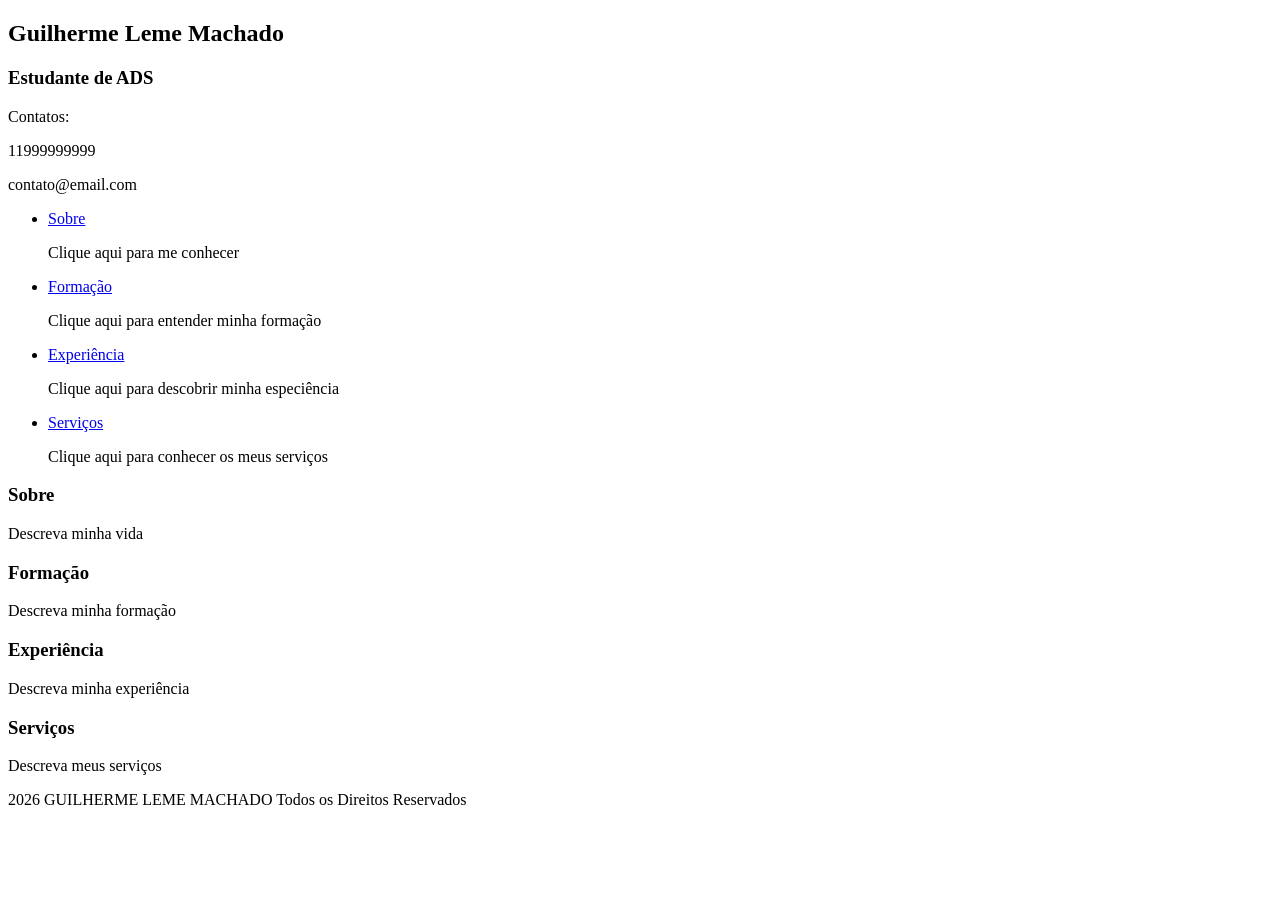
<file: AT1-Paginas-HTML/index.html>
<!DOCTYPE html>
<html lang="pt-br">

<head>
    <meta charset="UTF-8">
    <meta name="viewport" content="width=device-width, initial-scale=1.0">
    <title>Meu Portifólio</title>
</head>

<body>
    <header>
        <h2>Guilherme Leme Machado</h2>
        <h3>Estudante de ADS</h3>
        <p>Contatos:</p>
        <p>11999999999</p>
        <p>contato@email.com</p>
    </header>

    <nav>
        <ul>
            <li>
                <a href="#">Sobre</a>
                <p>Clique aqui para me conhecer</p>
            </li>
            <li>
                <a href="#">Formação</a>
                <p>Clique aqui para entender minha formação</p>
            </li>
            <li>
                <a href="#">Experiência</a>
                <p>Clique aqui para descobrir minha especiência</p>
            </li>
            <li>
                <a href="#">Serviços</a>
                <p>Clique aqui para conhecer os meus serviços</p>
            </li>
        </ul>
    </nav>

    <section>
        <article>
            <h1>Sobre</h1>
            <p>Descreva minha vida</p>
        </article>
        <article>
            <h1>Formação</h1>
            <p>Descreva minha formação</p>
        </article>
        <article>
            <h1>Experiência</h1>
            <p>Descreva minha experiência</p>
        </article>
        <article>
            <h1>Serviços</h1>
            <p>Descreva meus serviços</p>
        </article>
    </section>

    <footer>
        2026 GUILHERME LEME MACHADO Todos os Direitos Reservados
    </footer>
</body>

</html>
</file>
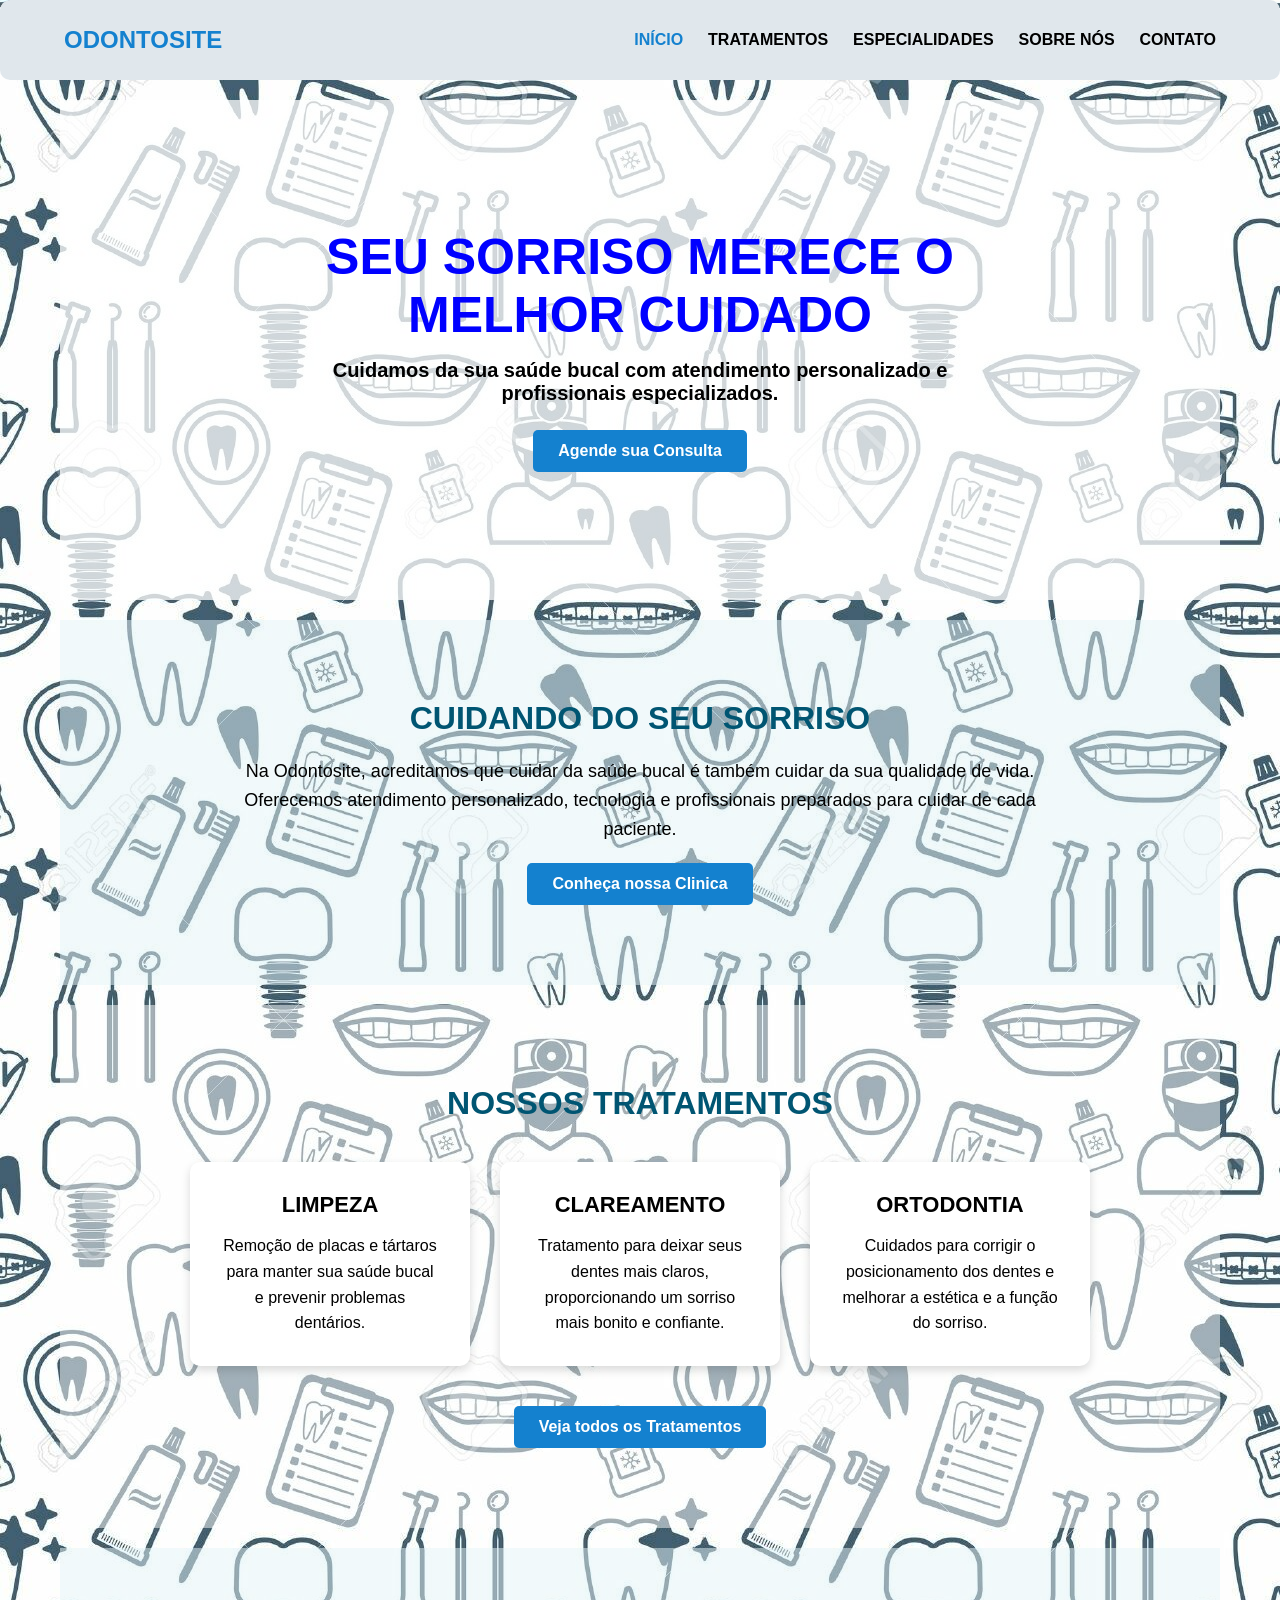
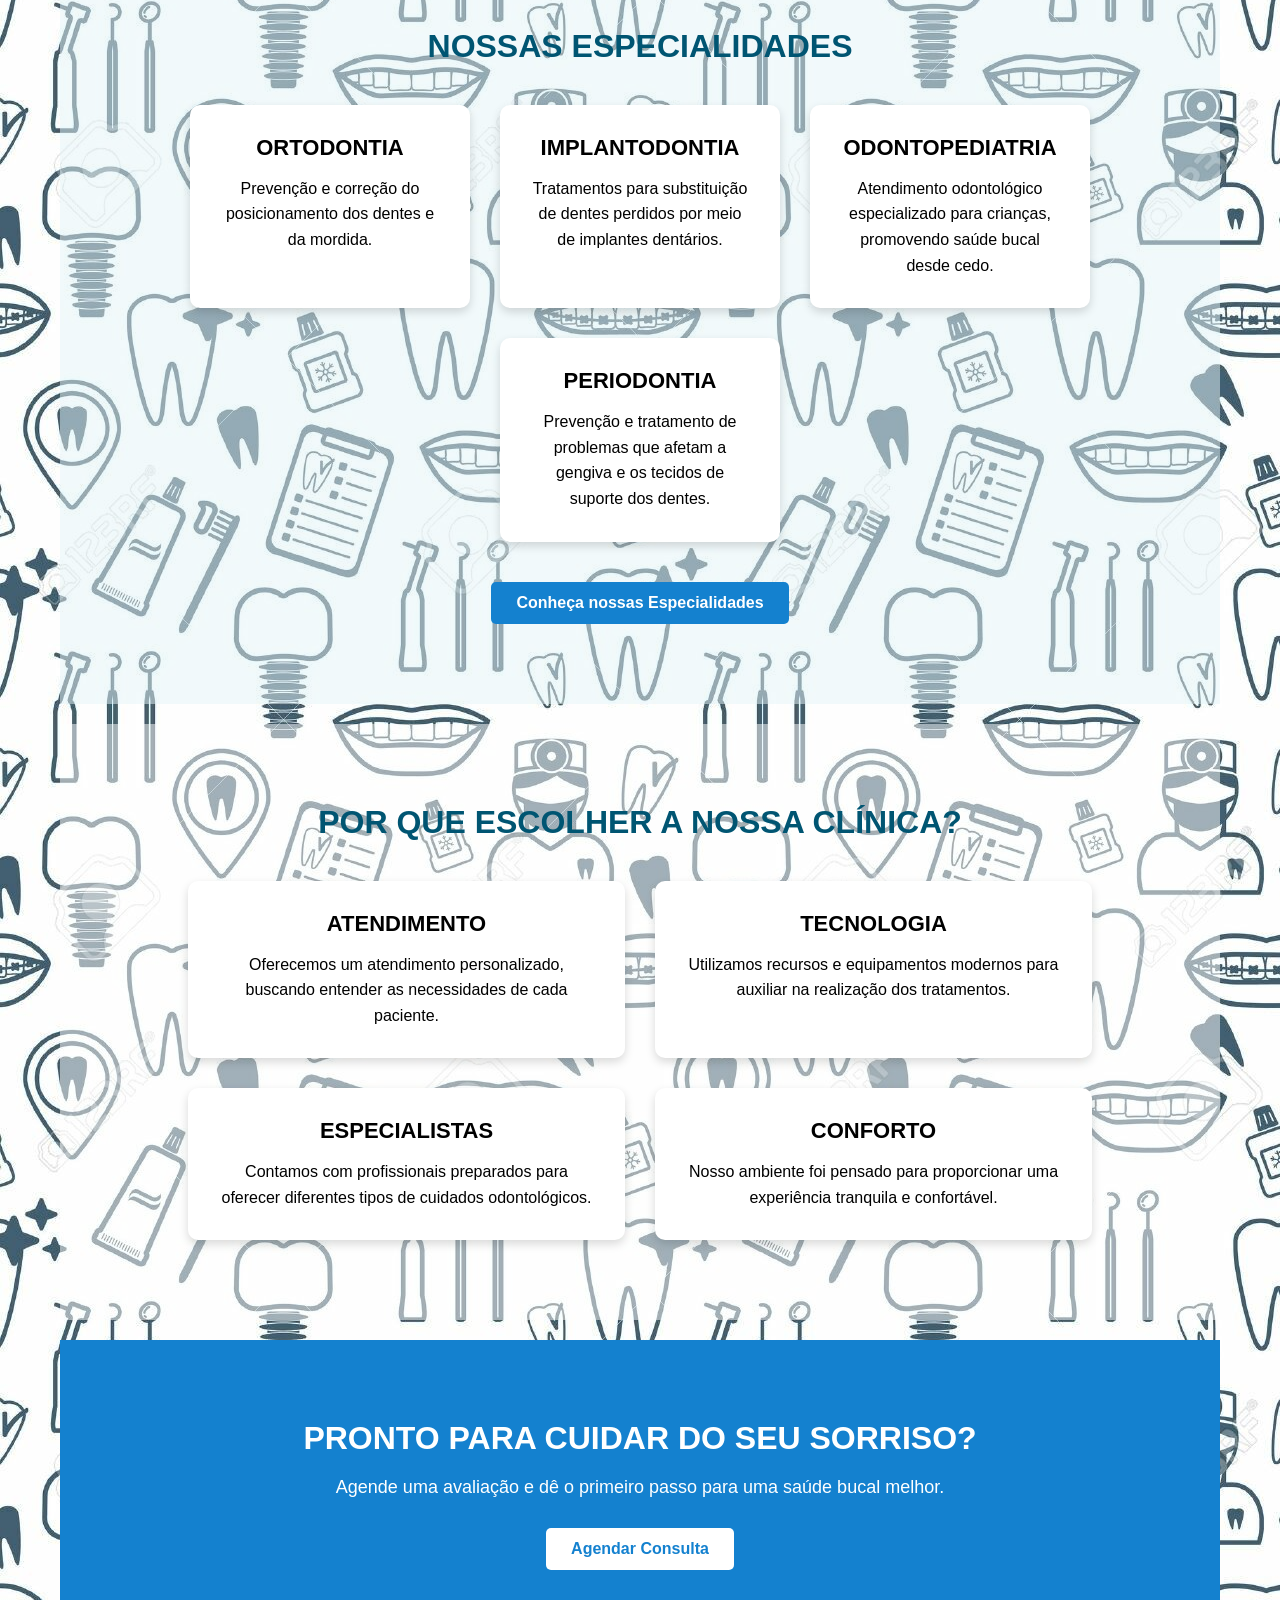
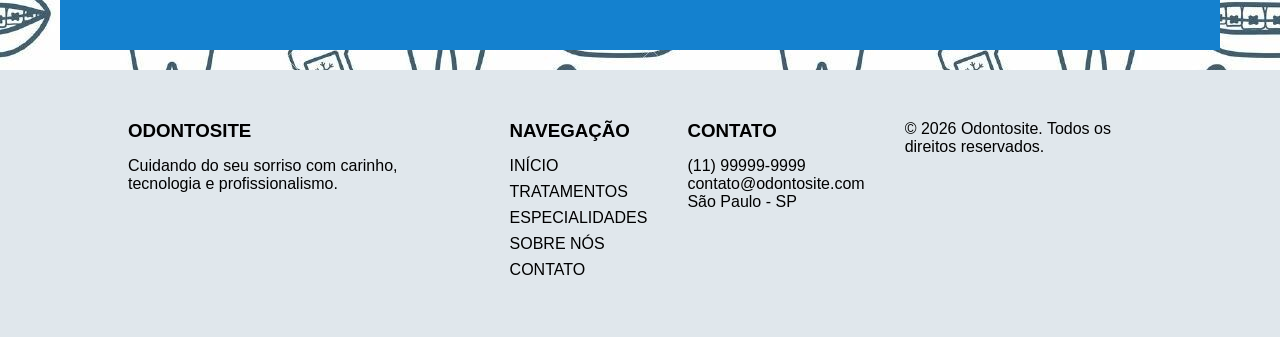
<file: AT2-Deploy-de-Site/index.html>
<!DOCTYPE html>
<html lang="pt-br">

<head>
    <meta charset="UTF-8">
    <meta name="viewport" content="width=device-width, initial-scale=1.0">
    <link rel="stylesheet" href="css/style.css">
    <title>HOME</title>
</head>

<body>
    <header>
        <h2>ODONTOSITE</h2>
        <nav>
            <a class="ativo" href="index.html">INÍCIO</a>
            <a href="tratamentos.html">TRATAMENTOS</a>
            <a href="especialidades.html">ESPECIALIDADES</a>
            <a href="sobre.html">SOBRE NÓS</a>
            <a href="contato.html">CONTATO</a>
        </nav>
    </header>
    <main>
        <section>
            <h1>SEU SORRISO MERECE O MELHOR CUIDADO</h1>
            <p>
                Cuidamos da sua saúde bucal com atendimento personalizado e profissionais especializados.
            </p>
            <a href="contato.html">Agende sua Consulta</a>
        </section>
        <section>
            <h2>CUIDANDO DO SEU SORRISO</h2>
            <p>
                Na Odontosite, acreditamos que cuidar da saúde bucal é também cuidar da sua qualidade de vida. Oferecemos atendimento personalizado, tecnologia e profissionais preparados para cuidar de cada paciente.
            </p>
            <a href="sobre.html">Conheça nossa Clinica</a>
        </section>
        <section>
            <h2>NOSSOS TRATAMENTOS</h2>
            <div class="cards-container tratamentos-container">
                <article class="card">
                    <h3>LIMPEZA</h3>
                    <p>
                        Remoção de placas e tártaros para manter sua saúde bucal e prevenir problemas dentários.
                    </p>
                </article>
                <article class="card">
                    <h3>CLAREAMENTO</h3>
                    <p>
                        Tratamento para deixar seus dentes mais claros, proporcionando um sorriso mais bonito e confiante.
                    </p>
                </article>
                <article class="card">
                    <h3>ORTODONTIA</h3>
                    <p>
                        Cuidados para corrigir o posicionamento dos dentes e melhorar a estética e a função do sorriso.
                    </p>
                </article>
            </div>
            <a href="tratamentos.html">Veja todos os Tratamentos</a>
        </section>
        <section>
            <h2>NOSSAS ESPECIALIDADES</h2>
            <div class="cards-container especialidades-container">
                <article class="card">
                    <h3>ORTODONTIA</h3>
                    <p>
                        Prevenção e correção do posicionamento dos dentes e da mordida.
                    </p>
                </article>
                <article class="card">
                    <h3>IMPLANTODONTIA</h3>
                    <p>
                        Tratamentos para substituição de dentes perdidos por meio de implantes dentários.
                    </p>
                </article>
                <article class="card">
                    <h3>ODONTOPEDIATRIA</h3>
                    <p>
                        Atendimento odontológico especializado para crianças, promovendo saúde bucal desde cedo.
                    </p>
                </article>
                <article class="card">
                    <h3>PERIODONTIA</h3>
                    <p>
                        Prevenção e tratamento de problemas que afetam a gengiva e os tecidos de suporte dos dentes.
                    </p>
                </article>
            </div>
            <a href="especialidades.html">Conheça nossas Especialidades</a>
        </section>
        <section>
            <h2>POR QUE ESCOLHER A NOSSA CLÍNICA?</h2>
            <div class="vantagens-container">
                <article class="card">
                    <h3>ATENDIMENTO</h3>
                    <p>
                        Oferecemos um atendimento personalizado, buscando entender as necessidades de cada paciente.
                    </p>
                </article>
                <article class="card">
                    <h3>TECNOLOGIA</h3>
                    <p>
                        Utilizamos recursos e equipamentos modernos para auxiliar na realização dos tratamentos.
                    </p>
                </article>
                <article class="card">
                    <h3>ESPECIALISTAS</h3>
                    <p>
                        Contamos com profissionais preparados para oferecer diferentes tipos de cuidados odontológicos.
                    </p>
                </article>
                <article class="card">
                    <h3>CONFORTO</h3>
                    <p>
                        Nosso ambiente foi pensado para proporcionar uma experiência tranquila e confortável.
                    </p>
                </article>
            </div>
        </section>
        <section>
            <h2>PRONTO PARA CUIDAR DO SEU SORRISO?</h2>
            <p>
                Agende uma avaliação e dê o primeiro passo para uma saúde bucal melhor.
            </p>
            <a href="contato.html">Agendar Consulta</a>
        </section>
    </main>
    <footer>
        <div>
            <h3>ODONTOSITE</h3>
            <p>
                Cuidando do seu sorriso com carinho, tecnologia e profissionalismo.
            </p>
        </div>
        <div>
            <h3>NAVEGAÇÃO</h3>
            <a href="index.html">INÍCIO</a>
            <a href="tratamentos.html">TRATAMENTOS</a>
            <a href="especialidades.html">ESPECIALIDADES</a>
            <a href="sobre.html">SOBRE NÓS</a>
            <a href="contato.html">CONTATO</a>
        </div>
        <div>
            <h3>CONTATO</h3>
            <p>(11) 99999-9999</p>
            <p>contato@odontosite.com</p>
            <p>São Paulo - SP</p>
        </div>
        <div>
            <p>&copy; 2026 Odontosite. Todos os direitos reservados.</p>
        </div>
    </footer>
</body>

</html>
</file>
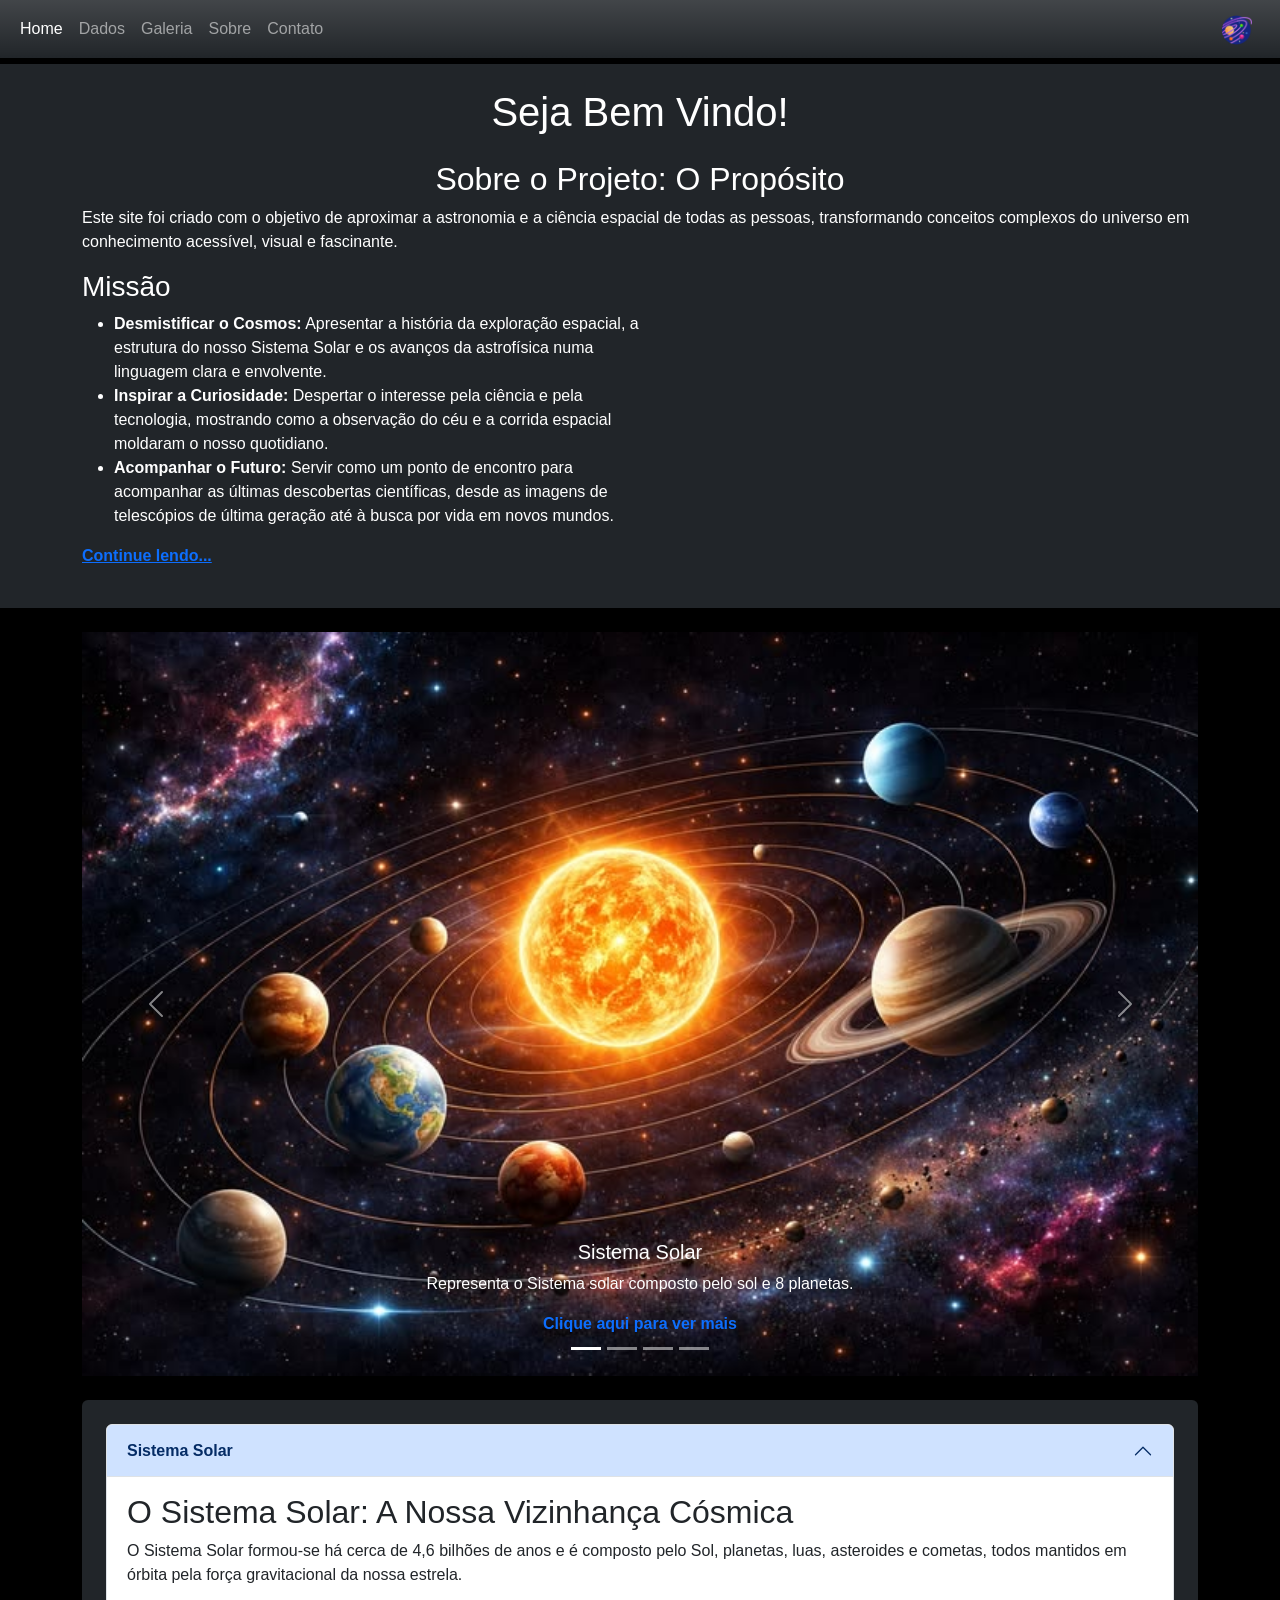
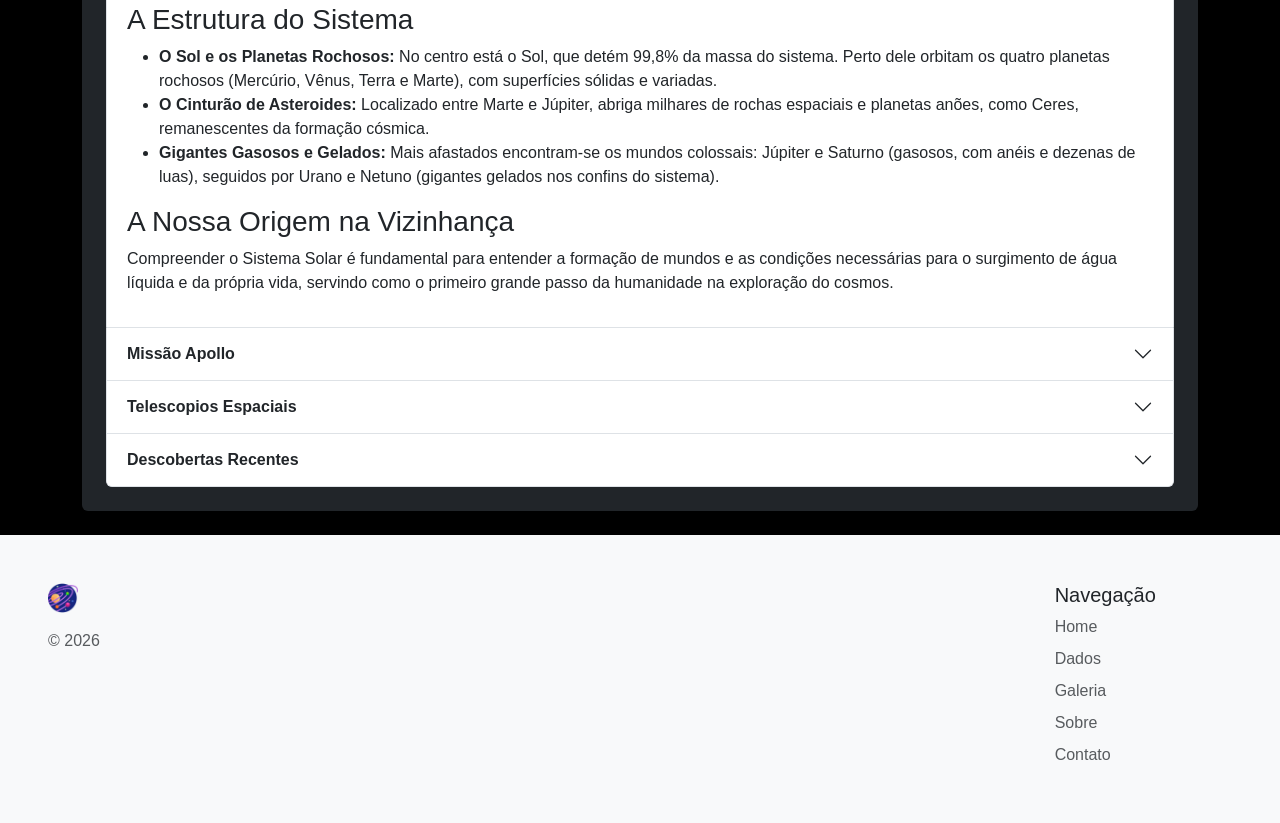
<file: AT4-Site-Multi-Paginas-Bootstrap/index.html>
<!doctype html>
<html lang="en">

<head>
    <meta charset="utf-8">
    <meta name="viewport" content="width=device-width, initial-scale=1">
    <title>HOME</title>
    <link href="https://cdn.jsdelivr.net/npm/bootstrap@5.3.3/dist/css/bootstrap.min.css" rel="stylesheet"
        integrity="sha384-QWTKZyjpPEjISv5WaRU9OFeRpok6YctnYmDr5pNlyT2bRjXh0JMhjY6hW+ALEwIH" crossorigin="anonymous">
    <link rel="stylesheet" href="./css/style.css">
</head>

<body>
    <header class="fixed-top">
        <nav class="navbar navbar-expand-md navbar-dark bg-dark bg-gradient">
            <div class="container-fluid">
                <button class="navbar-toggler" type="button" data-bs-toggle="collapse" data-bs-target="#navbarCollapse"
                    aria-controls="navbarCollapse" aria-expanded="false" aria-label="Toggle navigation">
                    <span class="navbar-toggler-icon"></span>
                </button>
                <div class="collapse navbar-collapse" id="navbarCollapse">
                    <ul class="navbar-nav me-auto mb-md-0">
                        <li class="nav-item">
                            <a class="nav-link active" aria-current="page" href="index.html">Home</a>
                        </li>
                        <li class="nav-item">
                            <a class="nav-link" href="dados.html">Dados</a>
                        </li>
                        <li class="nav-item">
                            <a class="nav-link" href="galeria.html">Galeria</a>
                        </li>
                        <li class="nav-item">
                            <a class="nav-link" href="sobre.html">Sobre</a>
                        </li>
                        <li class="nav-item">
                            <a class="nav-link" href="contato.html">Contato</a>
                        </li>
                    </ul>
                </div>
                <a class="navbar-brand justify-content-end" href="index.html">
                    <img src="./image/galaxia.png" width="30" height="30">
                </a>
            </div>
        </nav>
    </header>
    <main class="mt-5 pt-3">
        <section class="text-white bg-dark">
            <div class="container py-4">
                <h1 class="text-center mb-4">Seja Bem Vindo!</h1>
                <h2 class="text-center">Sobre o Projeto: O Propósito</h2>
                <p>
                    Este site foi criado com o objetivo de aproximar a astronomia e a ciência espacial de todas as
                    pessoas, transformando conceitos complexos do universo em conhecimento acessível, visual e
                    fascinante.
                </p>
                <div class="col-lg-6 px-0">
                    <h3>Missão</h3>
                    <ul>
                        <li>
                            <strong>Desmistificar o Cosmos:</strong> Apresentar a história da exploração espacial, a
                            estrutura do nosso Sistema Solar e os avanços da astrofísica numa linguagem clara e
                            envolvente.
                        </li>
                        <li>
                            <strong>Inspirar a Curiosidade:</strong> Despertar o interesse pela ciência e pela
                            tecnologia, mostrando como a observação do céu e a corrida espacial moldaram o nosso
                            quotidiano.
                        </li>
                        <li>
                            <strong>Acompanhar o Futuro:</strong> Servir como um ponto de encontro para acompanhar as
                            últimas descobertas científicas, desde as imagens de telescópios de última geração até à
                            busca por vida em novos mundos.
                        </li>
                    </ul>
                    <p>
                        <a href="#secao_1" class="fw-bold">Continue lendo...</a>
                    </p>
                </div>
            </div>
        </section>
        <section id="carouselExampleCaptions" class="carousel slide container mt-4">
            <div class="carousel-indicators">
                <button type="button" data-bs-target="#carouselExampleCaptions" data-bs-slide-to="0" class="active"
                    aria-current="true" aria-label="Slide 1"></button>
                <button type="button" data-bs-target="#carouselExampleCaptions" data-bs-slide-to="1"
                    aria-label="Slide 2"></button>
                <button type="button" data-bs-target="#carouselExampleCaptions" data-bs-slide-to="2"
                    aria-label="Slide 3"></button>
                <button type="button" data-bs-target="#carouselExampleCaptions" data-bs-slide-to="3"
                    aria-label="Slide 4"></button>
            </div>
            <div class="carousel-inner">
                <div class="carousel-item active">
                    <img src="./image/sistema-solar.jpg" class="d-block w-100">
                    <div class="carousel-caption d-none d-md-block">
                        <h5>Sistema Solar</h5>
                        <p>Representa o Sistema solar composto pelo sol e 8 planetas.</p>
                        <a class="text-decoration-none fw-bold" href="#secao_1">Clique aqui para ver mais</a>
                    </div>
                </div>
                <div class="carousel-item">
                    <img src="./image/missao-apollo.jpg" class="d-block w-100">
                    <div class="carousel-caption d-none d-md-block">
                        <h5>Missao Apollo</h5>
                        <p>Missao historico do homem na lua</p>
                        <a class="text-decoration-none fw-bold" href="#secao_2">Clique aqui para ver mais</a>
                    </div>
                </div>
                <div class="carousel-item">
                    <img src="./image/telescopio.jpg" class="d-block w-100">
                    <div class="carousel-caption d-none d-md-block">
                        <h5>Telescopio Espacial</h5>
                        <p>Telescopios para observação do espaço.</p>
                        <a class="text-decoration-none fw-bold" href="#secao_3">Clique aqui para ver mais</a>
                    </div>
                </div>
                <div class="carousel-item">
                    <img src="./image/buraco-negro.jpg" class="d-block w-100">
                    <div class="carousel-caption d-none d-md-block">
                        <h5>Descobertas Recentes</h5>
                        <p>Descobertas visuais recentes de um buraco negro.</p>
                        <a class="text-decoration-none fw-bold" href="#secao_4">Clique aqui para ver mais</a>
                    </div>
                </div>
            </div>
            <button class="carousel-control-prev" type="button" data-bs-target="#carouselExampleCaptions"
                data-bs-slide="prev">
                <span class="carousel-control-prev-icon" aria-hidden="true"></span>
                <span class="visually-hidden">Previous</span>
            </button>
            <button class="carousel-control-next" type="button" data-bs-target="#carouselExampleCaptions"
                data-bs-slide="next">
                <span class="carousel-control-next-icon" aria-hidden="true"></span>
                <span class="visually-hidden">Next</span>
            </button>
        </section>
        <section class="container">
            <div class="p-4 mt-4 rounded bg-dark">
                <div class="accordion" id="accordionExample">
                    <div class="accordion-item" id="secao_1">
                        <h2 class="accordion-header">
                            <button class="accordion-button" type="button" data-bs-toggle="collapse"
                                data-bs-target="#collapseOne" aria-expanded="true" aria-controls="collapseOne">
                                <strong>Sistema Solar</strong>
                            </button>
                        </h2>
                        <div id="collapseOne" class="accordion-collapse collapse show"
                            data-bs-parent="#accordionExample">
                            <div class="accordion-body">
                                <h2>O Sistema Solar: A Nossa Vizinhança Cósmica</h2>
                                <p>
                                    O Sistema Solar formou-se há cerca de 4,6 bilhões de anos e é composto pelo Sol,
                                    planetas, luas, asteroides e cometas, todos mantidos em órbita pela força
                                    gravitacional
                                    da nossa estrela.
                                </p>
                                <h3>A Estrutura do Sistema</h3>
                                <ul>
                                    <li>
                                        <strong>O Sol e os Planetas Rochosos:</strong> No centro está o Sol, que detém
                                        99,8%
                                        da massa do sistema. Perto dele orbitam os quatro planetas rochosos (Mercúrio,
                                        Vênus, Terra e Marte), com superfícies sólidas e variadas.
                                    </li>
                                    <li>
                                        <strong>O Cinturão de Asteroides:</strong> Localizado entre Marte e Júpiter,
                                        abriga
                                        milhares de rochas espaciais e planetas anões, como Ceres, remanescentes da
                                        formação
                                        cósmica.
                                    </li>
                                    <li>
                                        <strong>Gigantes Gasosos e Gelados:</strong> Mais afastados encontram-se os
                                        mundos
                                        colossais: Júpiter e Saturno (gasosos, com anéis e dezenas de luas), seguidos
                                        por
                                        Urano e Netuno (gigantes gelados nos confins do sistema).
                                    </li>
                                </ul>
                                <h3>A Nossa Origem na Vizinhança</h3>
                                <p>
                                    Compreender o Sistema Solar é fundamental para entender a formação de mundos e as
                                    condições necessárias para o surgimento de água líquida e da própria vida, servindo
                                    como
                                    o primeiro grande passo da humanidade na exploração do cosmos.

                                </p>
                            </div>
                        </div>
                    </div>
                    <div class="accordion-item" id="secao_2">
                        <h2 class="accordion-header">
                            <button class="accordion-button collapsed" type="button" data-bs-toggle="collapse"
                                data-bs-target="#collapseTwo" aria-expanded="false" aria-controls="collapseTwo">
                                <strong>Missão Apollo</strong>
                            </button>
                        </h2>
                        <div id="collapseTwo" class="accordion-collapse collapse" data-bs-parent="#accordionExample">
                            <div class="accordion-body">
                                <h2>O Programa Apollo: A Conquista da Lua</h2>
                                <p>
                                    O Programa Apollo foi um dos marcos mais extraordinários da história da humanidade.
                                    Desenvolvido pela NASA entre 1961 e 1972, o projeto nasceu no auge da Corrida
                                    Espacial
                                    com o objetivo ousado de pousar seres humanos na Lua e trazê-los em segurança de
                                    volta à
                                    Terra.
                                </p>
                                <h3>Principais Marcos Históricos</h3>
                                <ul>
                                    <li>
                                        <strong>Apollo 11 (1969):</strong> Em 20 de julho de 1969, o módulo lunar Eagle
                                        pousou na superfície lunar. Neil Armstrong e Buzz Aldrin tornaram-se os
                                        primeiros
                                        humanos a caminhar na Lua, eternizando a frase: "Um pequeno passo para o homem,
                                        um
                                        salto gigante para a humanidade".
                                    </li>
                                    <li>
                                        <strong>O Foguetão Saturn V:</strong> Para vencer a gravidade da Terra, os
                                        engenheiros criaram o Saturn V, o foguetão mais potente alguma vez construído
                                        com
                                        sucesso até então, com mais de 110 metros de altura.
                                    </li>
                                    <li>
                                        <strong>Ciência e Exploração:</strong> Ao longo de seis missões bem-sucedidas,
                                        12
                                        astronautas caminharam no solo lunar. Eles realizaram experiências científicas,
                                        instalaram sismógrafos e recolheram mais de 380 kg de rochas e poeira lunar para
                                        estudo.
                                    </li>
                                </ul>
                                <h3>O Legado para o Futuro</h3>
                                <p>
                                    O sucesso do Programa Apollo revolucionou a tecnologia global, impulsionando avanços
                                    na
                                    informática, ciência de materiais e engenharia aerospacial.

                                    Mais do que uma vitória técnica, a missão provou que a humanidade pode alcançar
                                    horizontes além do seu próprio planeta. Hoje, o legado da Apollo inspira o programa
                                    Artemis, que prepara o regresso do ser humano à Lua e a futura exploração de Marte.
                                </p>
                            </div>
                        </div>
                    </div>
                    <div class="accordion-item" id="secao_3">
                        <h2 class="accordion-header">
                            <button class="accordion-button collapsed" type="button" data-bs-toggle="collapse"
                                data-bs-target="#collapseThree" aria-expanded="false" aria-controls="collapseThree">
                                <strong>Telescopios Espaciais</strong>
                            </button>
                        </h2>
                        <div id="collapseThree" class="accordion-collapse collapse" data-bs-parent="#accordionExample">
                            <div class="accordion-body">
                                <h2>Os Telescópios Espaciais: Janelas para o Cosmos Profundo</h2>
                                <p>
                                    A atmosfera da Terra é essencial para a vida, mas para os astrónomos, ela funciona
                                    como
                                    um verdadeiro filtro que bloqueia ou distorce a luz que vem das estrelas e galáxias
                                    distantes. Para superar esta barreira, a humanidade colocou os seus olhos mais
                                    potentes
                                    em órbita ao redor da Terra, inaugurando uma nova era de descobertas astronómicas
                                    livres
                                    de interferências atmosféricas.
                                </p>
                                <h3>Os Grandes Observatórios do Espaço</h3>
                                <ul>
                                    <li>
                                        <strong>O Telescópio Espacial Hubble (1990):</strong> Verdadeiro ícone da
                                        ciência
                                        moderna, o Hubble revolucionou a astronomia ao capturar imagens de alta
                                        resolução no
                                        espectro visível e ultravioleta. Ele ajudou a calcular com precisão a idade e a
                                        expansão do universo, além de revelar detalhes impressionantes de nebulosas,
                                        galáxias distantes e buracos negros.
                                    </li>
                                    <li>
                                        <strong>O Telescópio Espacial James Webb (2021):</strong> O observatório
                                        espacial
                                        mais poderoso já construído. O James Webb opera primariamente no infravermelho,
                                        permitindo-lhe espreitar através de nuvens densas de poeira cósmica. Ele é capaz
                                        de
                                        capturar a luz das primeiras galáxias formadas após o Big Bang e estudar as
                                        atmosferas de exoplanetas em detalhe inédito.
                                    </li>
                                    <li>
                                        <strong>Telescópios Especializados (Chandra e Spitzer):</strong> Além da luz
                                        visível, instrumentos dedicados a capturar raios X, raios gama e radiação
                                        infravermelha permitiram aos cientistas observar os fenómenos mais energéticos e
                                        violentos do universo, como supernovas e colisões de estrelas de neutrões.
                                    </li>
                                </ul>
                                <h3>O Impacto na Nossa Compreensão do Universo</h3>
                                <p>
                                    Graças aos telescópios espaciais, a nossa visão do cosmos mudou radicalmente.
                                    Deixámos
                                    de ver o céu apenas como pontos luminosos estáticos e passámos a compreender um
                                    universo
                                    dinâmico, em expansão, repleto de sistemas planetários, buracos negros supermassivos
                                    e
                                    estruturas galácticas colossais.

                                    Estes observatórios orbitais continuam a alargar os limites do conhecimento humano,
                                    aproximando-nos cada vez mais de responder à eterna pergunta: Quais são as origens
                                    do
                                    universo e estamos sozinhos nele?
                                </p>
                            </div>
                        </div>
                    </div>
                    <div class="accordion-item" id="secao_4">
                        <h2 class="accordion-header">
                            <button class="accordion-button collapsed" type="button" data-bs-toggle="collapse"
                                data-bs-target="#collapseFour" aria-expanded="false" aria-controls="collapseFour">
                                <strong>Descobertas Recentes</strong>
                            </button>
                        </h2>
                        <div id="collapseFour" class="accordion-collapse collapse" data-bs-parent="#accordionExample">
                            <div class="accordion-body">
                                <h2>Descobertas Recentes: Os Novos Horizontes da Astronomia</h2>
                                <p>
                                    A astronomia vive atualmente a sua era de ouro. Com o avanço tecnológico de
                                    supercomputadores, interferômetros terrestres e observatórios espaciais de última
                                    geração, a humanidade tem testemunhado revelações científicas que pareciam
                                    impossíveis
                                    há poucas décadas.
                                </p>
                                <h3>O Marco Histórico: A Primeira Foto de um Buraco Negro</h3>
                                <p>
                                    Um dos momentos mais emblemáticos da ciência moderna foi a revelação da primeira
                                    fotografia direta de um buraco negro, capturada pelo Event Horizon Telescope (EHT).
                                <ul>
                                    <li>
                                        <strong>O Gigante de Messier 87 (M87*):</strong> Em 2019, a colaboração
                                        internacional divulgou a imagem da silhueta escura de um buraco negro
                                        supermassivo
                                        no centro da galáxia M87, cercado por um anel brilhante de plasma superaquecido.
                                    </li>
                                    <li>
                                        <strong>O Coração da Via Láctea (Sagitário A*):</strong> Em 2022, o mesmo feito
                                        foi
                                        repetido com sucesso para fotografar o buraco negro supermassivo localizado bem
                                        no
                                        centro da nossa própria galáxia, provando que estes monstros gravitacionais são
                                        reais e comuns no universo.
                                    </li>
                                </ul>
                                </p>
                                <h3>A Era dos Exoplanetas e Mundos Habitáveis</h3>
                                <p>
                                    A busca por planetas fora do nosso Sistema Solar explodiu nos últimos anos. Os
                                    cientistas já confirmaram a existência de milhares de exoplanetas.
                                <ul>
                                    <li>
                                        <strong>Zonas Habitáveis:</strong> Telescópios avançados conseguem hoje detetar
                                        mundos rochosos do tamanho da Terra orbitando outras estrelas a dezenas ou
                                        centenas
                                        de anos-luz, avaliando se encontram na "zona habitável" (onde a água líquida
                                        pode
                                        existir).
                                    </li>
                                    <li>
                                        <strong>Análise Atmosférica:</strong> Com o auxílio do Telescópio James Webb,
                                        astrónomos começaram a analisar a composição química das atmosferas de
                                        exoplanetas à
                                        procura de bioassinaturas — gases que possam indicar a presença de vida.
                                    </li>
                                </ul>
                                </p>
                                <h3>Ondas Gravitacionais: Ouvindo o Universo</h3>
                                <p>
                                    Além de enxergar o cosmos através da luz, a humanidade aprendeu a "ouvir" o espaço.
                                    A
                                    deteção de ondas gravitacionais — pequenas ondulações no tecido do espaço-tempo
                                    previstas por Albert Einstein — abriu um novo sentido para a astrofísica. Hoje,
                                    cientistas conseguem registar o violento eco cósmico gerado pela colisão de buracos
                                    negros e estrelas de neutrões a milhares de milhões de anos-luz de distância.

                                    Estas descobertas recentes mostram que o universo é muito mais dinâmico, misterioso
                                    e
                                    surpreendente do que imaginávamos, redefinindo constantemente o lugar da humanidade
                                    no
                                    cosmos.
                                </p>
                            </div>
                        </div>
                    </div>
                </div>
            </div>
        </section>
    </main>
    <footer>
        <div class="p-5 mt-4 bg-light">
            <div class="row">
                <div class="col-sm-10">
                    <a href="index.html" class="col-1 text-decoration-none">
                        <img src="./image/galaxia.png" width="30" height="30">
                    </a>
                    <p class="mt-3 text-body-secondary">© 2026</p>
                </div>
                <div class="col-sm-2">
                    <h5>Navegação</h5>
                    <ul class="nav flex-column">
                        <li class="col-sm-1 nav-item mb-2">
                            <a href="index.html" class="nav-link p-0 text-body-secondary">Home</a>
                        </li>
                        <li class="col-sm-1 nav-item mb-2">
                            <a href="dados.html" class="nav-link p-0 text-body-secondary">Dados</a>
                        </li>
                        <li class="col-sm-1 nav-item mb-2">
                            <a href="galeria.html" class="nav-link p-0 text-body-secondary">Galeria</a>
                        </li>
                        <li class="col-sm-1 nav-item mb-2">
                            <a href="sobre.html" class="nav-link p-0 text-body-secondary">Sobre</a>
                        </li>
                        <li class="col-sm-1 nav-item mb-2">
                            <a href="contato.html" class="nav-link p-0 text-body-secondary">Contato</a>
                        </li>
                    </ul>
                </div>
            </div>
        </div>
    </footer>
    <script src="https://cdn.jsdelivr.net/npm/bootstrap@5.3.3/dist/js/bootstrap.bundle.min.js"
        integrity="sha384-YvpcrYf0tY3lHB60NNkmXc5s9fDVZLESaAA55NDzOxhy9GkcIdslK1eN7N6jIeHz"
        crossorigin="anonymous"></script>
</body>

</html>
</file>
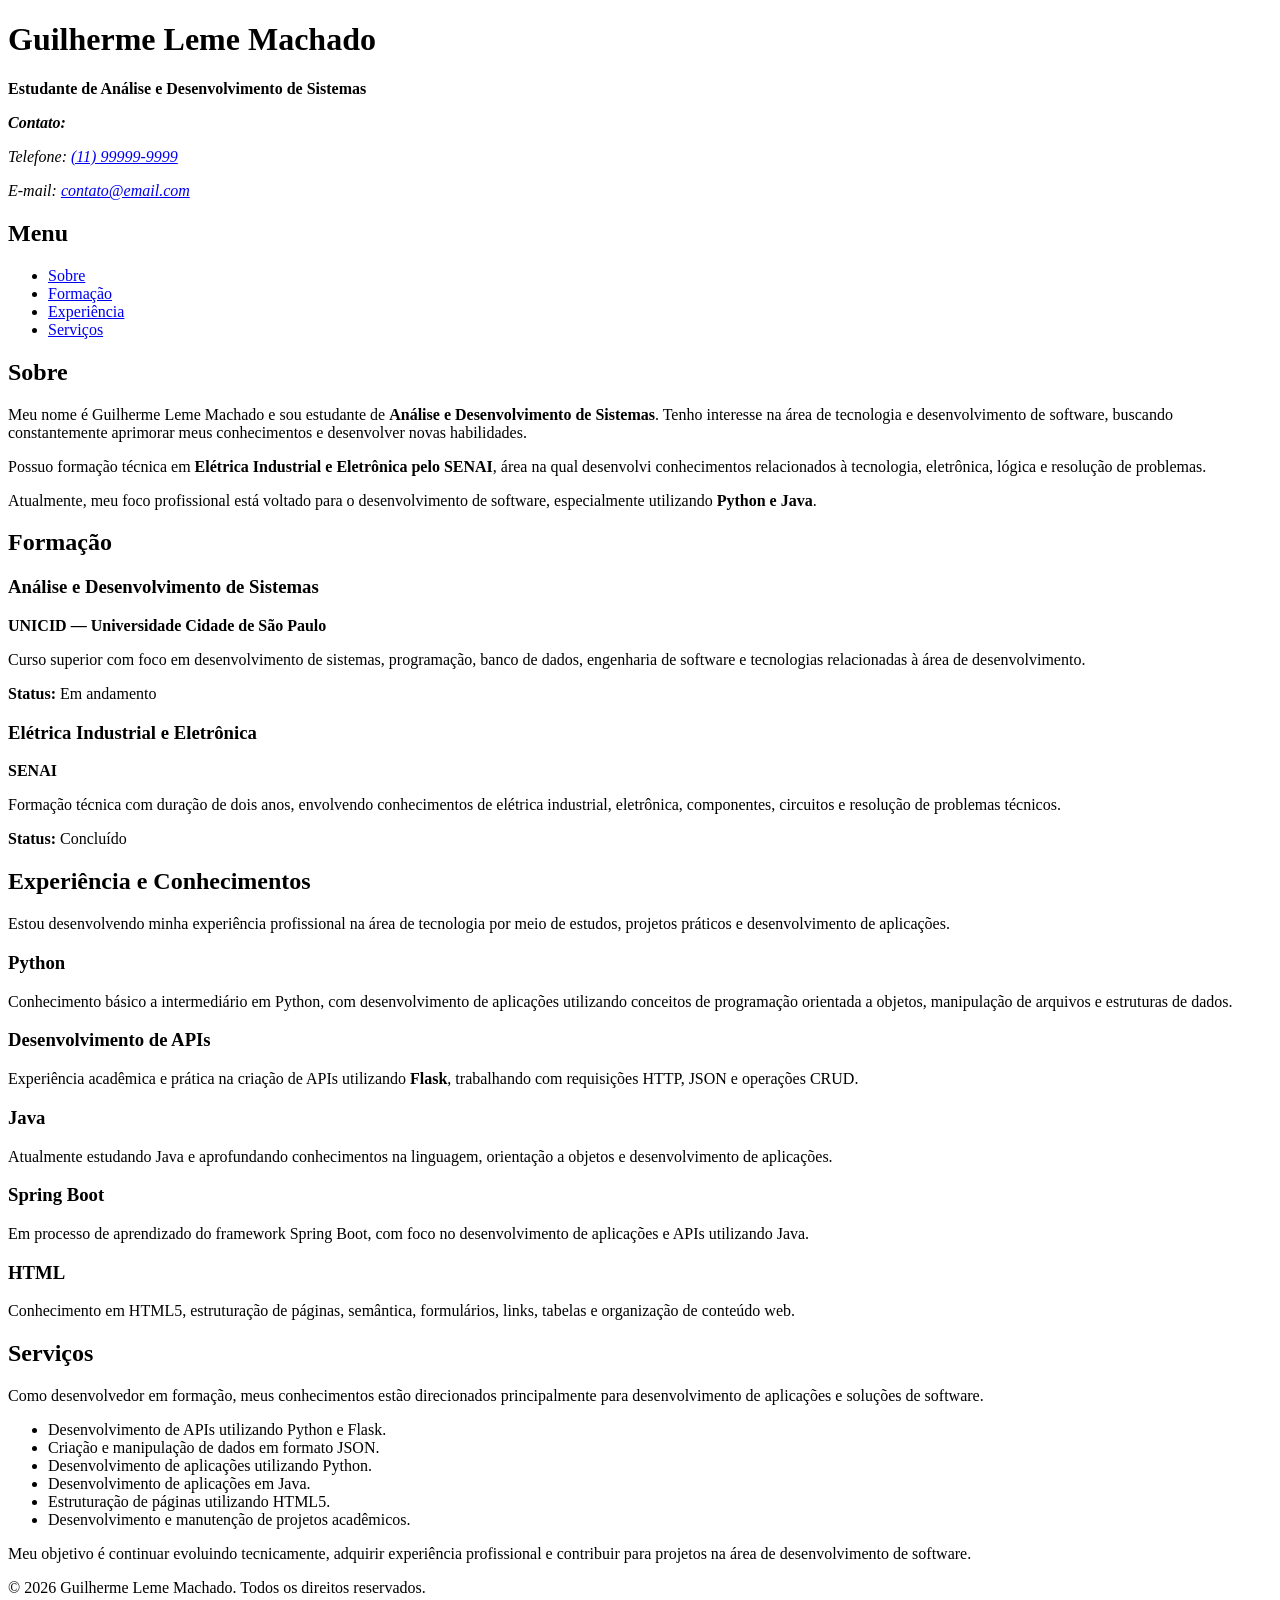
<file: AT1-Paginas-HTML/index_IA.html>
<!DOCTYPE html>
<html lang="pt-BR">

<head>
    <meta charset="UTF-8">
    <meta name="viewport" content="width=device-width, initial-scale=1.0">
    <meta name="description"
        content="Portfólio de Guilherme Leme Machado, estudante de Análise e Desenvolvimento de Sistemas e desenvolvedor em formação.">
    <title>Guilherme Leme Machado | Portfólio</title>
</head>

<body>
    <header>
        <h1>Guilherme Leme Machado</h1>
        <p> <strong>Estudante de Análise e Desenvolvimento de Sistemas</strong> </p>
        <address>
            <p> <strong>Contato:</strong> </p>
            <p> Telefone: <a href="tel:+5511999999999">(11) 99999-9999</a> </p>
            <p> E-mail: <a href="mailto:contato@email.com">contato@email.com</a> </p>
        </address>
    </header>
    <nav aria-label="Navegação principal">
        <h2>Menu</h2>
        <ul>
            <li> <a href="#sobre">Sobre</a> </li>
            <li> <a href="#formacao">Formação</a> </li>
            <li> <a href="#experiencia">Experiência</a> </li>
            <li> <a href="#servicos">Serviços</a> </li>
        </ul>
    </nav>
    <main>
        <section aria-labelledby="titulo-sobre">
            <article id="sobre">
                <header>
                    <h2 id="titulo-sobre">Sobre</h2>
                </header>
                <p> Meu nome é Guilherme Leme Machado e sou estudante de <strong>Análise e Desenvolvimento de
                        Sistemas</strong>. Tenho interesse na área de tecnologia e desenvolvimento de software, buscando
                    constantemente aprimorar meus conhecimentos e desenvolver novas habilidades. </p>
                <p> Possuo formação técnica em <strong>Elétrica Industrial e Eletrônica pelo SENAI</strong>, área na
                    qual desenvolvi conhecimentos relacionados à tecnologia, eletrônica, lógica e resolução de
                    problemas. </p>
                <p> Atualmente, meu foco profissional está voltado para o desenvolvimento de software, especialmente
                    utilizando <strong>Python e Java</strong>. </p>
            </article>
        </section>
        <section aria-labelledby="titulo-formacao">
            <article id="formacao">
                <header>
                    <h2 id="titulo-formacao">Formação</h2>
                </header>
                <article>
                    <h3>Análise e Desenvolvimento de Sistemas</h3>
                    <p> <strong>UNICID — Universidade Cidade de São Paulo</strong> </p>
                    <p> Curso superior com foco em desenvolvimento de sistemas, programação, banco de dados, engenharia
                        de software e tecnologias relacionadas à área de desenvolvimento. </p>
                    <p> <strong>Status:</strong> Em andamento </p>
                </article>
                <article>
                    <h3>Elétrica Industrial e Eletrônica</h3>
                    <p> <strong>SENAI</strong> </p>
                    <p> Formação técnica com duração de dois anos, envolvendo conhecimentos de elétrica industrial,
                        eletrônica, componentes, circuitos e resolução de problemas técnicos. </p>
                    <p> <strong>Status:</strong> Concluído </p>
                </article>
            </article>
        </section>
        <section aria-labelledby="titulo-experiencia">
            <article id="experiencia">
                <header>
                    <h2 id="titulo-experiencia">Experiência e Conhecimentos</h2>
                </header>
                <p> Estou desenvolvendo minha experiência profissional na área de tecnologia por meio de estudos,
                    projetos práticos e desenvolvimento de aplicações. </p>
                <article>
                    <h3>Python</h3>
                    <p> Conhecimento básico a intermediário em Python, com desenvolvimento de aplicações utilizando
                        conceitos de programação orientada a objetos, manipulação de arquivos e estruturas de dados.
                    </p>
                </article>
                <article>
                    <h3>Desenvolvimento de APIs</h3>
                    <p> Experiência acadêmica e prática na criação de APIs utilizando <strong>Flask</strong>,
                        trabalhando com requisições HTTP, JSON e operações CRUD. </p>
                </article>
                <article>
                    <h3>Java</h3>
                    <p> Atualmente estudando Java e aprofundando conhecimentos na linguagem, orientação a objetos e
                        desenvolvimento de aplicações. </p>
                </article>
                <article>
                    <h3>Spring Boot</h3>
                    <p> Em processo de aprendizado do framework Spring Boot, com foco no desenvolvimento de aplicações e
                        APIs utilizando Java. </p>
                </article>
                <article>
                    <h3>HTML</h3>
                    <p> Conhecimento em HTML5, estruturação de páginas, semântica, formulários, links, tabelas e
                        organização de conteúdo web. </p>
                </article>
            </article>
        </section>
        <section aria-labelledby="titulo-servicos">
            <article id="servicos">
                <header>
                    <h2 id="titulo-servicos">Serviços</h2>
                </header>
                <p> Como desenvolvedor em formação, meus conhecimentos estão direcionados principalmente para
                    desenvolvimento de aplicações e soluções de software. </p>
                <ul>
                    <li>Desenvolvimento de APIs utilizando Python e Flask.</li>
                    <li>Criação e manipulação de dados em formato JSON.</li>
                    <li>Desenvolvimento de aplicações utilizando Python.</li>
                    <li>Desenvolvimento de aplicações em Java.</li>
                    <li>Estruturação de páginas utilizando HTML5.</li>
                    <li>Desenvolvimento e manutenção de projetos acadêmicos.</li>
                </ul>
                <p> Meu objetivo é continuar evoluindo tecnicamente, adquirir experiência profissional e contribuir para
                    projetos na área de desenvolvimento de software. </p>
            </article>
        </section>
    </main>
    <footer>
        <p> &copy; <time datetime="2026">2026</time> Guilherme Leme Machado. Todos os direitos reservados. </p>
    </footer>
</body>

</html>
</file>
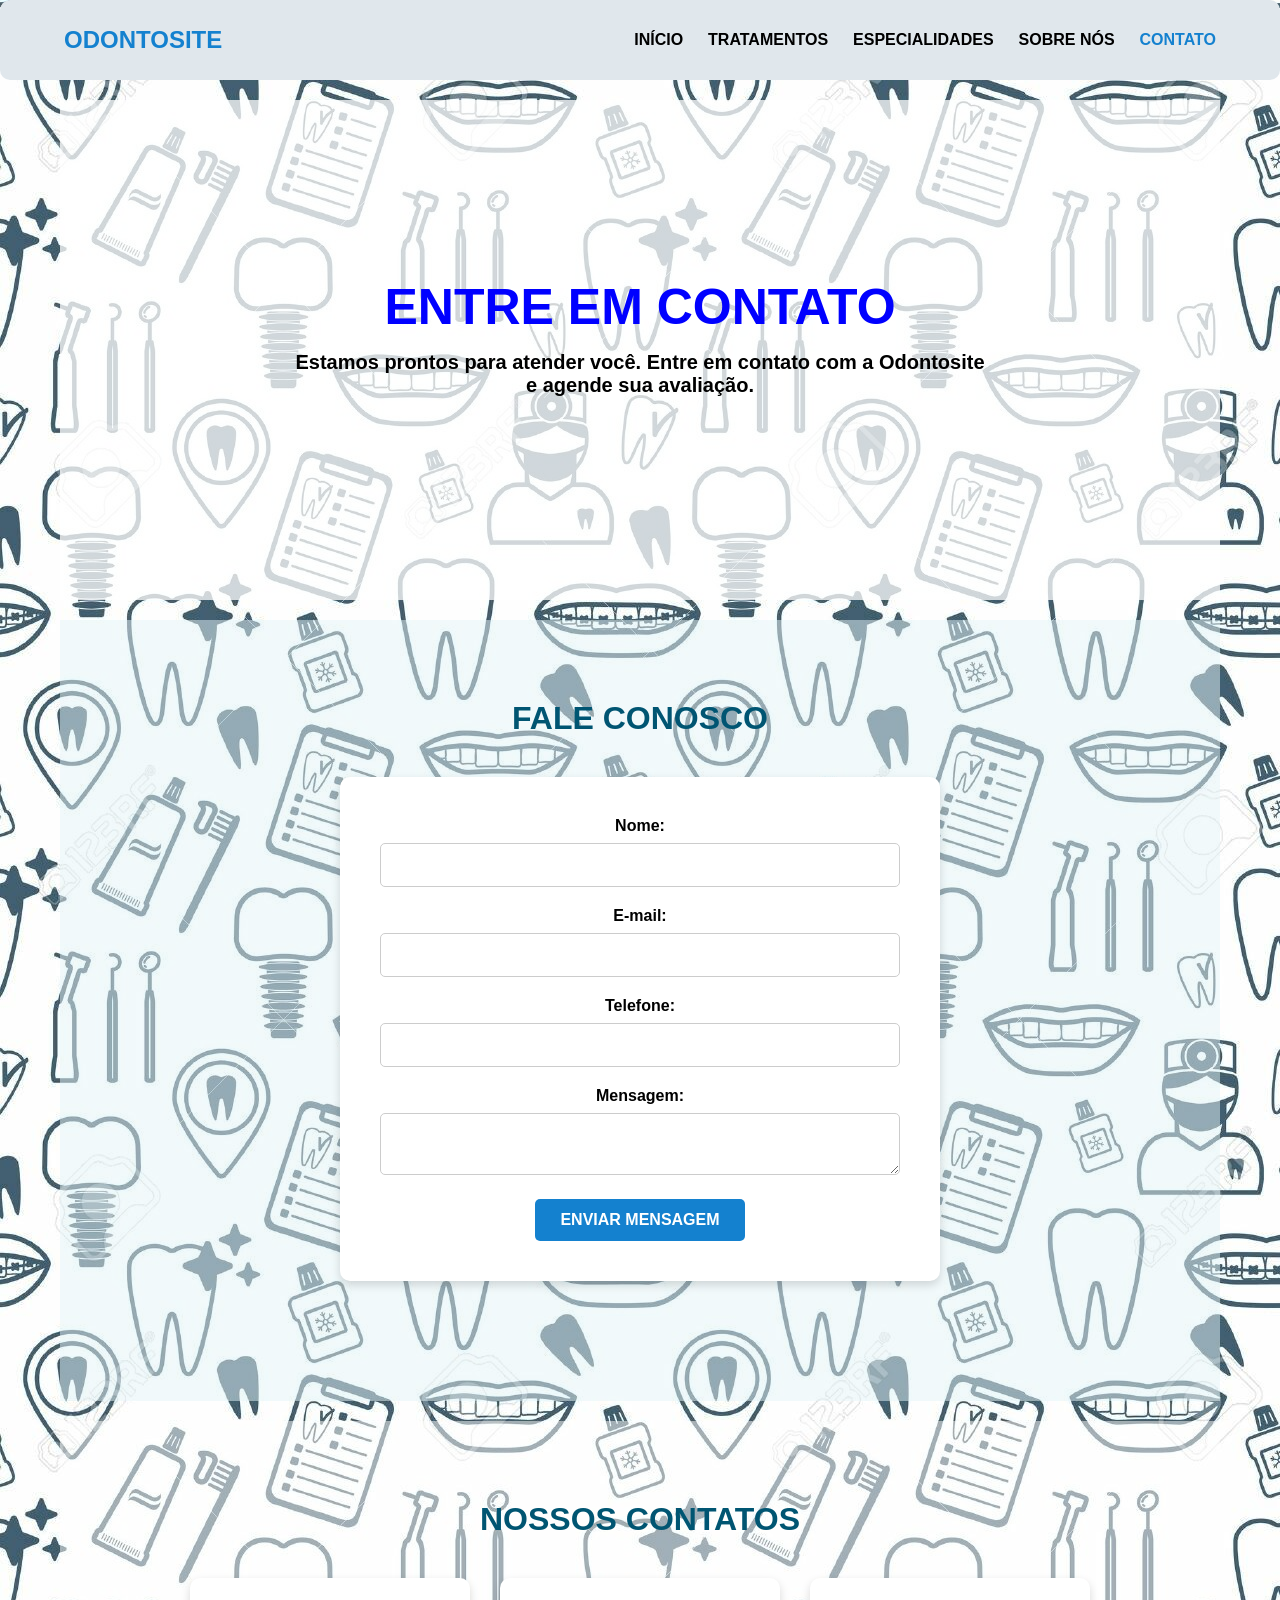
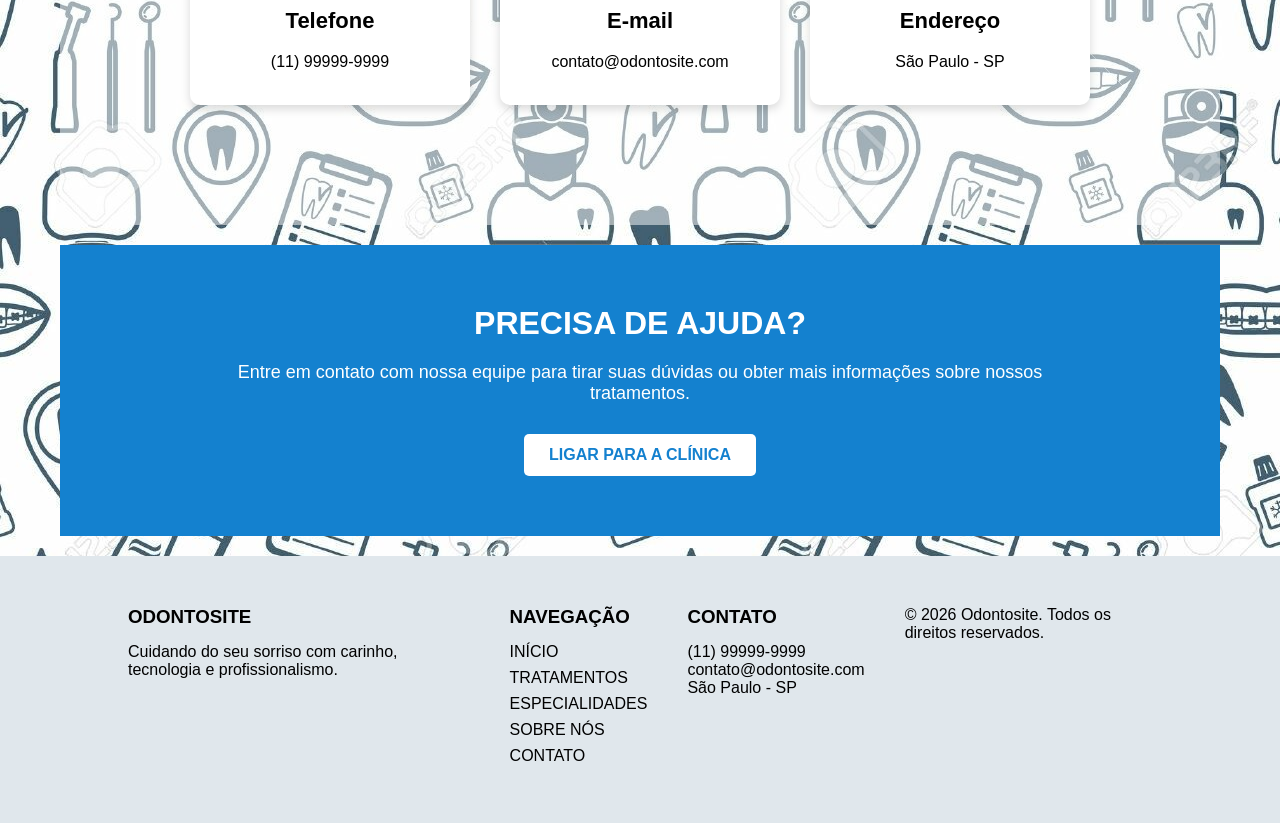
<file: AT2-Deploy-de-Site/contato.html>
<!DOCTYPE html>
<html lang="pt-br">

<head>
    <meta charset="UTF-8">
    <meta name="viewport" content="width=device-width, initial-scale=1.0">
    <link rel="stylesheet" href="css/style.css">
    <title>CONTATO</title>
</head>

<body>
    <header>
        <h2>ODONTOSITE</h2>
        <nav>
            <a href="index.html">INÍCIO</a>
            <a href="tratamentos.html">TRATAMENTOS</a>
            <a href="especialidades.html">ESPECIALIDADES</a>
            <a href="sobre.html">SOBRE NÓS</a>
            <a class="ativo" href="contato.html">CONTATO</a>
        </nav>
    </header>
    <main>
        <section>
            <article>
                <h1>ENTRE EM CONTATO</h1>
                <p>
                    Estamos prontos para atender você. Entre em contato com a Odontosite e agende sua avaliação.
                </p>
            </article>
        </section>
        <section>
            <h2>FALE CONOSCO</h2>
            <form>
                <label for="nome">Nome:</label>
                <input type="text" id="nome" name="nome">

                <label for="email">E-mail:</label>
                <input type="email" id="email" name="email">

                <label for="telefone">Telefone:</label>
                <input type="tel" id="telefone" name="telefone">

                <label for="mensagem">Mensagem:</label>
                <textarea id="mensagem" name="mensagem"></textarea>

                <button type="submit">ENVIAR MENSAGEM</button>
            </form>
        </section>
        <section>
            <h2>NOSSOS CONTATOS</h2>
            <div class="cards-container">
                <article class="card">
                    <h3>Telefone</h3>
                    <p>(11) 99999-9999</p>
                </article>
                <article class="card">
                    <h3>E-mail</h3>
                    <p>contato@odontosite.com</p>
                </article>
                <article class="card">
                    <h3>Endereço</h3>
                    <p>São Paulo - SP</p>
                </article>
            </div>
        </section>
        <aside>
            <h2>PRECISA DE AJUDA?</h2>
            <p>
                Entre em contato com nossa equipe para tirar suas dúvidas ou obter mais informações sobre nossos tratamentos.
            </p>
            <a href="tel:11999999999">LIGAR PARA A CLÍNICA</a>
        </aside>
    </main>
    <footer>
        <div>
            <h3>ODONTOSITE</h3>
            <p>
                Cuidando do seu sorriso com carinho, tecnologia e profissionalismo.
            </p>
        </div>
        <div>
            <h3>NAVEGAÇÃO</h3>
            <a href="index.html">INÍCIO</a>
            <a href="tratamentos.html">TRATAMENTOS</a>
            <a href="especialidades.html">ESPECIALIDADES</a>
            <a href="sobre.html">SOBRE NÓS</a>
            <a href="contato.html">CONTATO</a>
        </div>
        <div>
            <h3>CONTATO</h3>
            <p>(11) 99999-9999</p>
            <p>contato@odontosite.com</p>
            <p>São Paulo - SP</p>
        </div>
        <div>
            <p>&copy; 2026 Odontosite. Todos os direitos reservados.</p>
        </div>
    </footer>
</body>

</html>
</file>
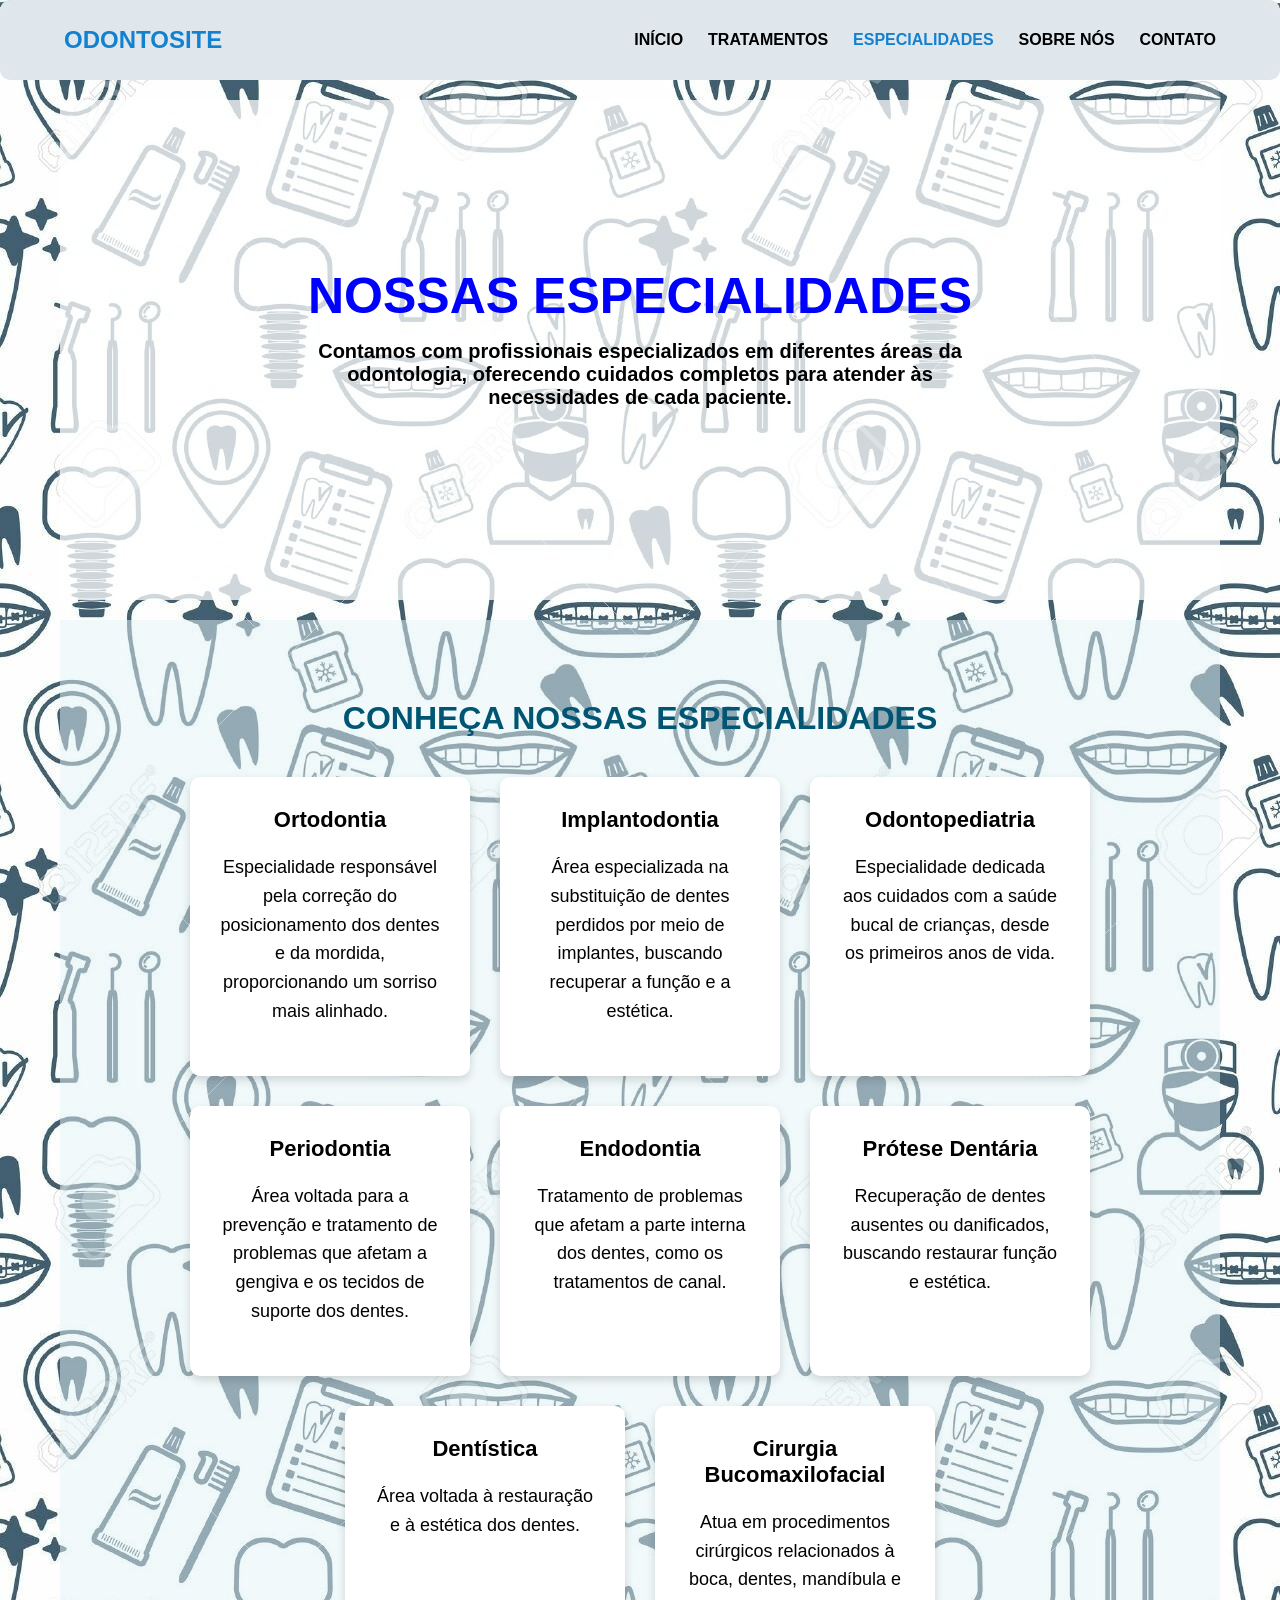
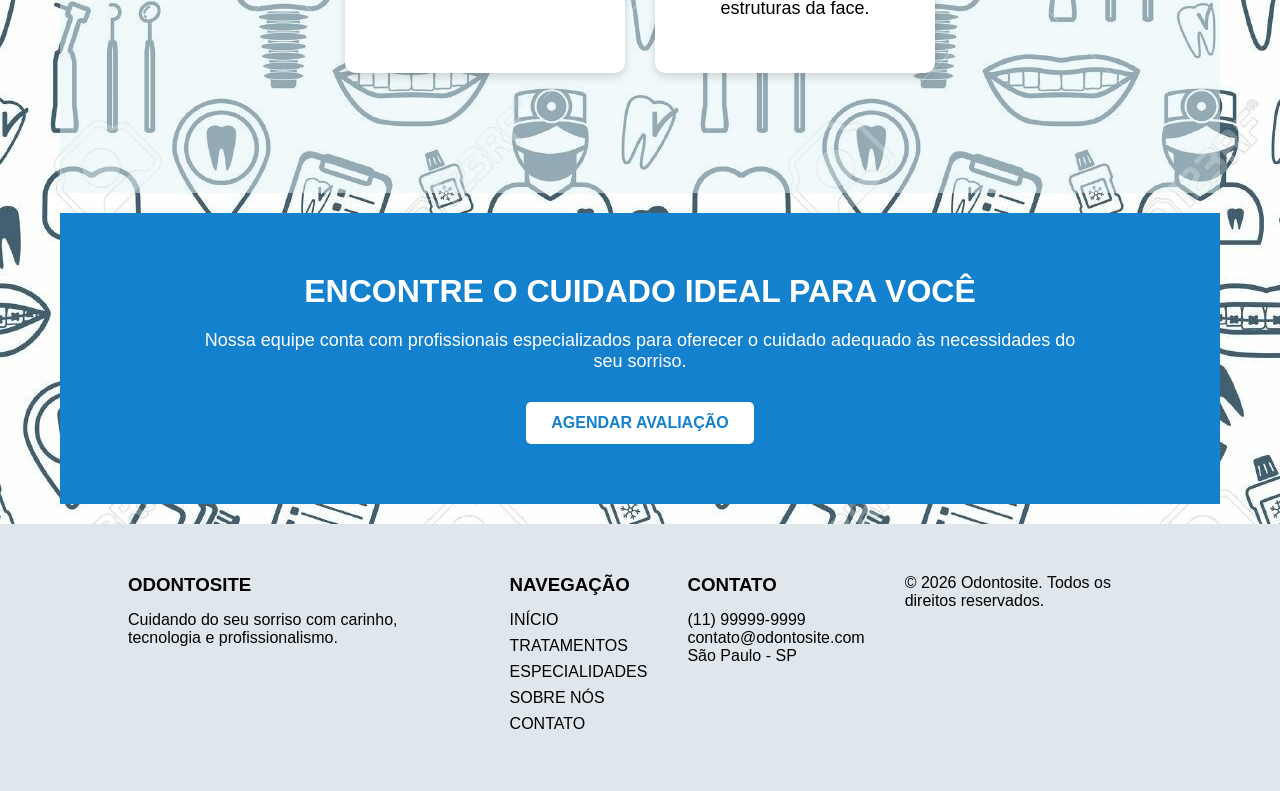
<file: AT2-Deploy-de-Site/especialidades.html>
<!DOCTYPE html>
<html lang="pt-br">

<head>
    <meta charset="UTF-8">
    <meta name="viewport" content="width=device-width, initial-scale=1.0">
    <link rel="stylesheet" href="css/style.css">
    <title>ESPECIALIDADES</title>
</head>

<body>
    <header>
        <h2>ODONTOSITE</h2>
        <nav>
            <a href="index.html">INÍCIO</a>
            <a href="tratamentos.html">TRATAMENTOS</a>
            <a class="ativo" href="especialidades.html">ESPECIALIDADES</a>
            <a href="sobre.html">SOBRE NÓS</a>
            <a href="contato.html">CONTATO</a>
        </nav>
    </header>
    <main>
        <section>
            <article>
                <h1>NOSSAS ESPECIALIDADES</h1>
                <p>
                    Contamos com profissionais especializados em diferentes áreas da odontologia, oferecendo cuidados completos para atender às necessidades de cada paciente.
                </p>
            </article>
        </section>
        <section>
            <h2>CONHEÇA NOSSAS ESPECIALIDADES</h2>
            <div class="cards-container">
                <article class="card">
                    <h3>Ortodontia</h3>
                    <p>
                        Especialidade responsável pela correção do posicionamento dos dentes e da mordida, proporcionando um sorriso mais alinhado.
                    </p>
                </article>
                <article class="card">
                    <h3>Implantodontia</h3>
                    <p>
                        Área especializada na substituição de dentes perdidos por meio de implantes, buscando recuperar a função e a estética.
                    </p>
                </article>
                <article class="card">
                    <h3>Odontopediatria</h3>
                    <p>
                        Especialidade dedicada aos cuidados com a saúde bucal de crianças, desde os primeiros anos de vida.
                    </p>
                </article>
                <article class="card">
                    <h3>Periodontia</h3>
                    <p>
                        Área voltada para a prevenção e tratamento de problemas que afetam a gengiva e os tecidos de suporte dos dentes.
                    </p>
                </article>
                <article class="card">
                    <h3>Endodontia</h3>
                    <p>
                        Tratamento de problemas que afetam a parte interna dos dentes, como os tratamentos de canal.
                    </p>
                </article>
                <article class="card">
                    <h3>Prótese Dentária</h3>
                    <p>
                        Recuperação de dentes ausentes ou danificados, buscando restaurar função e estética.
                    </p>
                </article>
                <article class="card">
                    <h3>Dentística</h3>
                    <p>
                        Área voltada à restauração e à estética dos dentes.
                    </p>
                </article>
                <article class="card">
                    <h3>Cirurgia Bucomaxilofacial</h3>
                    <p>
                        Atua em procedimentos cirúrgicos relacionados à boca, dentes, mandíbula e estruturas da face.
                    </p>
                </article>
            </div>
        </section>
        <aside>
            <h2>ENCONTRE O CUIDADO IDEAL PARA VOCÊ</h2>
            <p>
                Nossa equipe conta com profissionais especializados para oferecer o cuidado adequado às necessidades do seu sorriso.
            </p>
            <a href="contato.html">AGENDAR AVALIAÇÃO</a>
        </aside>
    </main>
    <footer>
        <div>
            <h3>ODONTOSITE</h3>
            <p>
                Cuidando do seu sorriso com carinho, tecnologia e profissionalismo.
            </p>
        </div>
        <div>
            <h3>NAVEGAÇÃO</h3>
            <a href="index.html">INÍCIO</a>
            <a href="tratamentos.html">TRATAMENTOS</a>
            <a href="especialidades.html">ESPECIALIDADES</a>
            <a href="sobre.html">SOBRE NÓS</a>
            <a href="contato.html">CONTATO</a>
        </div>
        <div>
            <h3>CONTATO</h3>
            <p>(11) 99999-9999</p>
            <p>contato@odontosite.com</p>
            <p>São Paulo - SP</p>
        </div>
        <div>
            <p>&copy; 2026 Odontosite. Todos os direitos reservados.</p>
        </div>
    </footer>
</body>

</html>
</file>
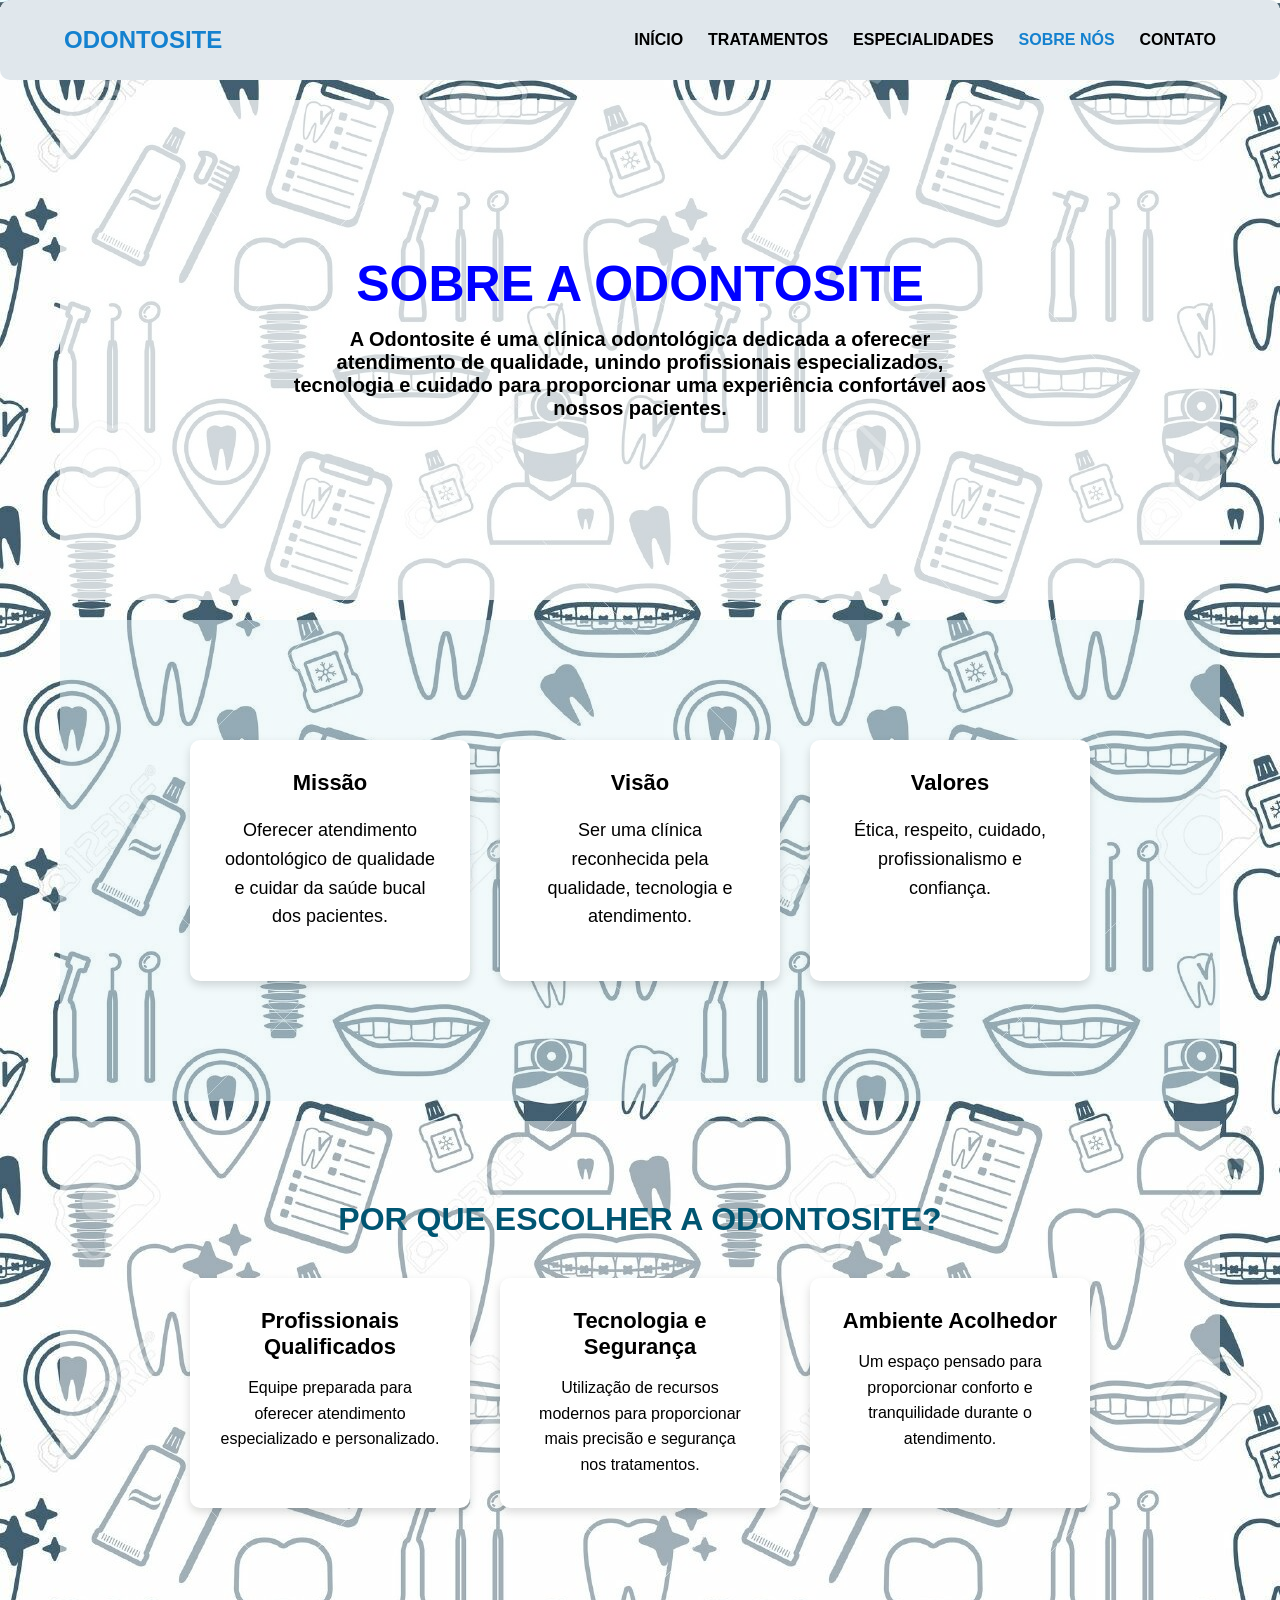
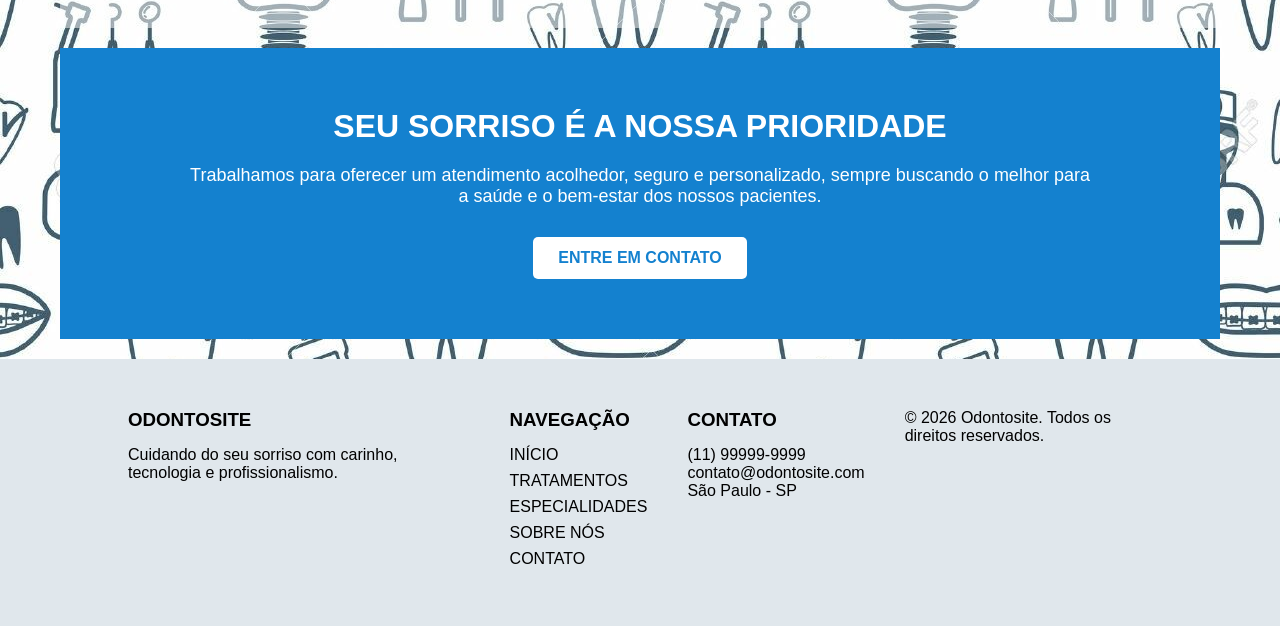
<file: AT2-Deploy-de-Site/sobre.html>
<!DOCTYPE html>
<html lang="pt-br">

<head>
    <meta charset="UTF-8">
    <meta name="viewport" content="width=device-width, initial-scale=1.0">
    <link rel="stylesheet" href="css/style.css">
    <title>SOBRE</title>
</head>

<body>
    <header>
        <h2>ODONTOSITE</h2>
        <nav>
            <a href="index.html">INÍCIO</a>
            <a href="tratamentos.html">TRATAMENTOS</a>
            <a href="especialidades.html">ESPECIALIDADES</a>
            <a class="ativo" href="sobre.html">SOBRE NÓS</a>
            <a href="contato.html">CONTATO</a>
        </nav>
    </header>
    <main>
        <section>
            <article>
                <h1>SOBRE A ODONTOSITE</h1>
                <p>
                    A Odontosite é uma clínica odontológica dedicada a oferecer atendimento de qualidade, unindo profissionais especializados, tecnologia e cuidado para proporcionar uma experiência confortável aos nossos pacientes.
                </p>
            </article>
        </section>
        <section>
            <div class="cards-container">
                <article class="card">
                    <h3>Missão</h3>
                    <p>
                        Oferecer atendimento odontológico de qualidade e cuidar da saúde bucal dos pacientes.
                    </p>
                </article>
                <article class="card">
                    <h3>Visão</h3>
                    <p>
                        Ser uma clínica reconhecida pela qualidade, tecnologia e atendimento.
                    </p>
                </article>
                <article class="card">
                    <h3>Valores</h3>
                    <p>
                        Ética, respeito, cuidado, profissionalismo e confiança.
                    </p>
                </article>
            </div>
        </section>
        <section>
            <h2>POR QUE ESCOLHER A ODONTOSITE?</h2>
            <div class="cards-container">
                <article class="card">
                    <h3>Profissionais Qualificados</h3>
                    <p>
                        Equipe preparada para oferecer atendimento especializado e personalizado.
                    </p>
                </article>
                <article class="card">
                    <h3>Tecnologia e Segurança</h3>
                    <p>
                        Utilização de recursos modernos para proporcionar mais precisão e segurança nos tratamentos.
                    </p>
                </article>
                <article class="card">
                    <h3>Ambiente Acolhedor</h3>
                    <p>
                        Um espaço pensado para proporcionar conforto e tranquilidade durante o atendimento.
                    </p>
                </article>
            </div>
        </section>
        <aside>
            <h2>SEU SORRISO É A NOSSA PRIORIDADE</h2>
            <p>
                Trabalhamos para oferecer um atendimento acolhedor, seguro e personalizado, sempre buscando o melhor para a saúde e o bem-estar dos nossos pacientes.
            </p>
            <a href="contato.html">ENTRE EM CONTATO</a>
        </aside>
    </main>
    <footer>
        <div>
            <h3>ODONTOSITE</h3>
            <p>
                Cuidando do seu sorriso com carinho, tecnologia e profissionalismo.
            </p>
        </div>
        <div>
            <h3>NAVEGAÇÃO</h3>
            <a href="index.html">INÍCIO</a>
            <a href="tratamentos.html">TRATAMENTOS</a>
            <a href="especialidades.html">ESPECIALIDADES</a>
            <a href="sobre.html">SOBRE NÓS</a>
            <a href="contato.html">CONTATO</a>
        </div>
        <div>
            <h3>CONTATO</h3>
            <p>(11) 99999-9999</p>
            <p>contato@odontosite.com</p>
            <p>São Paulo - SP</p>
        </div>
        <div>
            <p>&copy; 2026 Odontosite. Todos os direitos reservados.</p>
        </div>
    </footer>
</body>

</html>
</file>
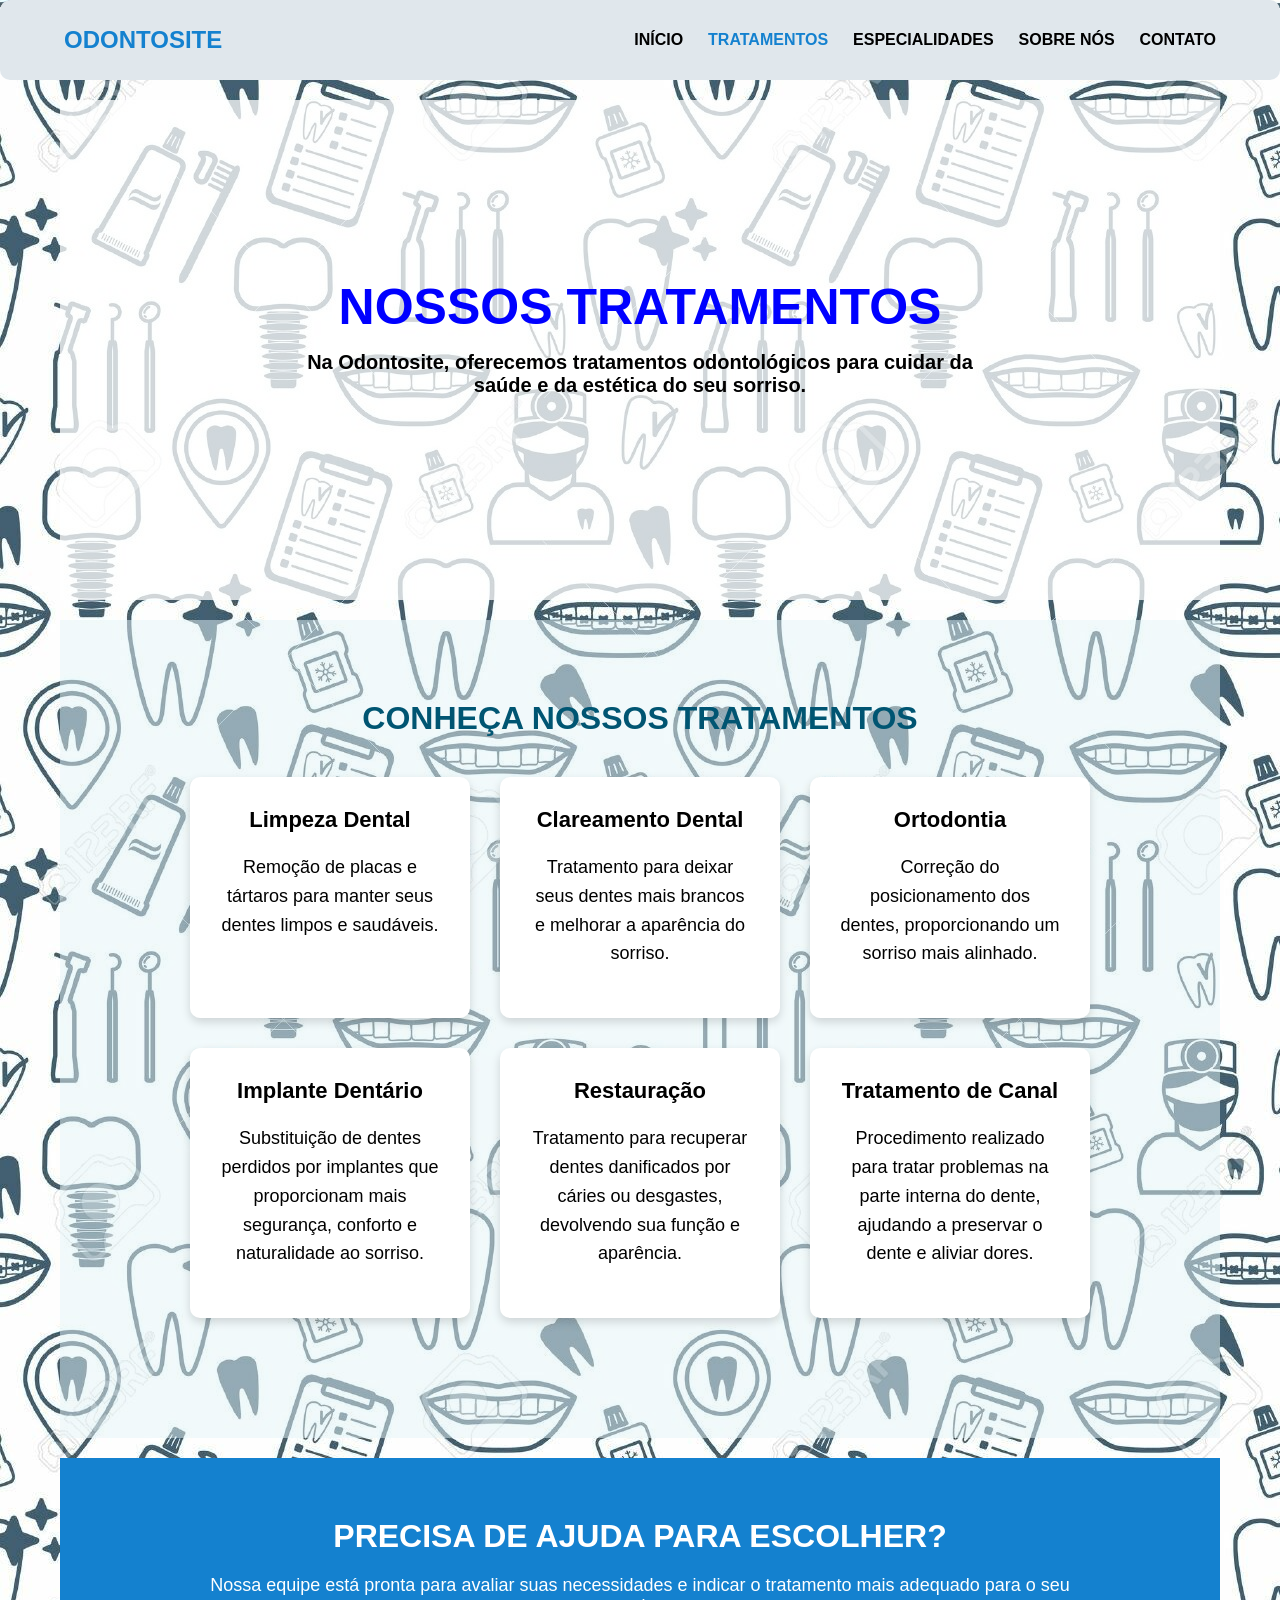
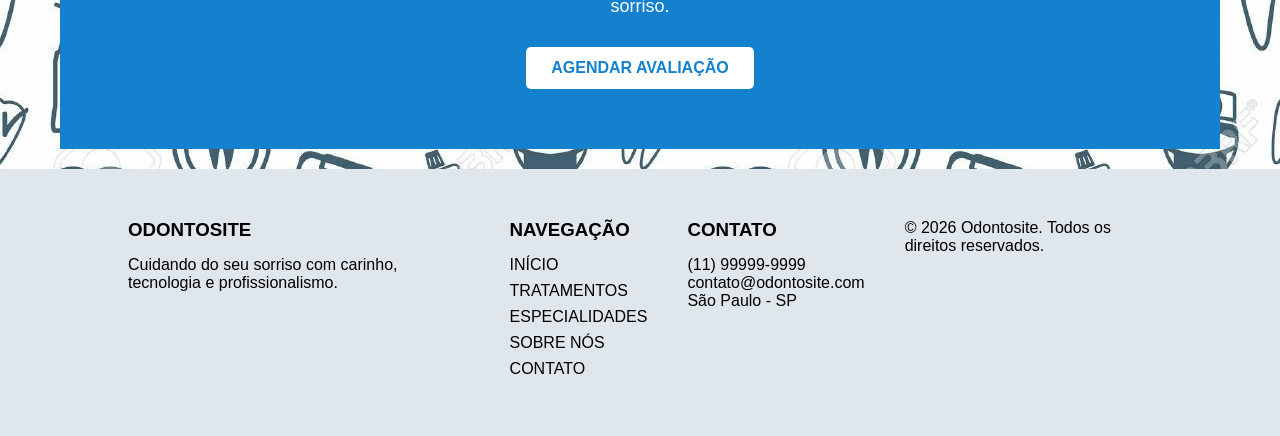
<file: AT2-Deploy-de-Site/tratamentos.html>
<!DOCTYPE html>
<html lang="pt-br">

<head>
    <meta charset="UTF-8">
    <meta name="viewport" content="width=device-width, initial-scale=1.0">
    <link rel="stylesheet" href="css/style.css">
    <title>TRATAMENTOS</title>
</head>

<body>
    <header>
        <h2>ODONTOSITE</h2>
        <nav>
            <a href="index.html">INÍCIO</a>
            <a class="ativo" href="tratamentos.html">TRATAMENTOS</a>
            <a href="especialidades.html">ESPECIALIDADES</a>
            <a href="sobre.html">SOBRE NÓS</a>
            <a href="contato.html">CONTATO</a>
        </nav>
    </header>
    <main>
        <section>
            <article>
                <h1>NOSSOS TRATAMENTOS</h1>
                <p>
                    Na Odontosite, oferecemos tratamentos odontológicos para cuidar da saúde e da estética do seu sorriso.
                </p>
            </article>
        </section>
        <section>
            <h2>CONHEÇA NOSSOS TRATAMENTOS</h2>
            <div class="cards-container">
                <article class="card">
                    <h3>Limpeza Dental</h3>
                    <p>
                        Remoção de placas e tártaros para manter seus dentes limpos e saudáveis.
                    </p>
                </article>
                <article class="card">
                    <h3>Clareamento Dental</h3>
                    <p>
                        Tratamento para deixar seus dentes mais brancos e melhorar a aparência do sorriso.
                    </p>
                </article>
                <article class="card">
                    <h3>Ortodontia</h3>
                    <p>
                        Correção do posicionamento dos dentes, proporcionando um sorriso mais alinhado.
                    </p>
                </article>
                <article class="card">
                    <h3>Implante Dentário</h3>
                    <p>
                        Substituição de dentes perdidos por implantes que proporcionam mais segurança, conforto e naturalidade ao sorriso.
                    </p>
                </article>
                <article class="card">
                    <h3>Restauração</h3>
                    <p>
                        Tratamento para recuperar dentes danificados por cáries ou desgastes, devolvendo sua função e aparência.
                    </p>
                </article>
                <article class="card">
                    <h3>Tratamento de Canal</h3>
                    <p>
                        Procedimento realizado para tratar problemas na parte interna do dente, ajudando a preservar o dente e aliviar dores.
                    </p>
                </article>
            </div>
        </section>
        <aside>
            <h2>PRECISA DE AJUDA PARA ESCOLHER?</h2>
            <p>
                Nossa equipe está pronta para avaliar suas necessidades e indicar o tratamento mais adequado para o seu sorriso.
            </p>
            <a href="contato.html">AGENDAR AVALIAÇÃO</a>
        </aside>
    </main>
    <footer>
        <div>
            <h3>ODONTOSITE</h3>
            <p>
                Cuidando do seu sorriso com carinho, tecnologia e profissionalismo.
            </p>
        </div>
        <div>
            <h3>NAVEGAÇÃO</h3>
            <a href="index.html">INÍCIO</a>
            <a href="tratamentos.html">TRATAMENTOS</a>
            <a href="especialidades.html">ESPECIALIDADES</a>
            <a href="sobre.html">SOBRE NÓS</a>
            <a href="contato.html">CONTATO</a>
        </div>
        <div>
            <h3>CONTATO</h3>
            <p>(11) 99999-9999</p>
            <p>contato@odontosite.com</p>
            <p>São Paulo - SP</p>
        </div>
        <div>
            <p>&copy; 2026 Odontosite. Todos os direitos reservados.</p>
        </div>
    </footer>
</body>

</html>
</file>
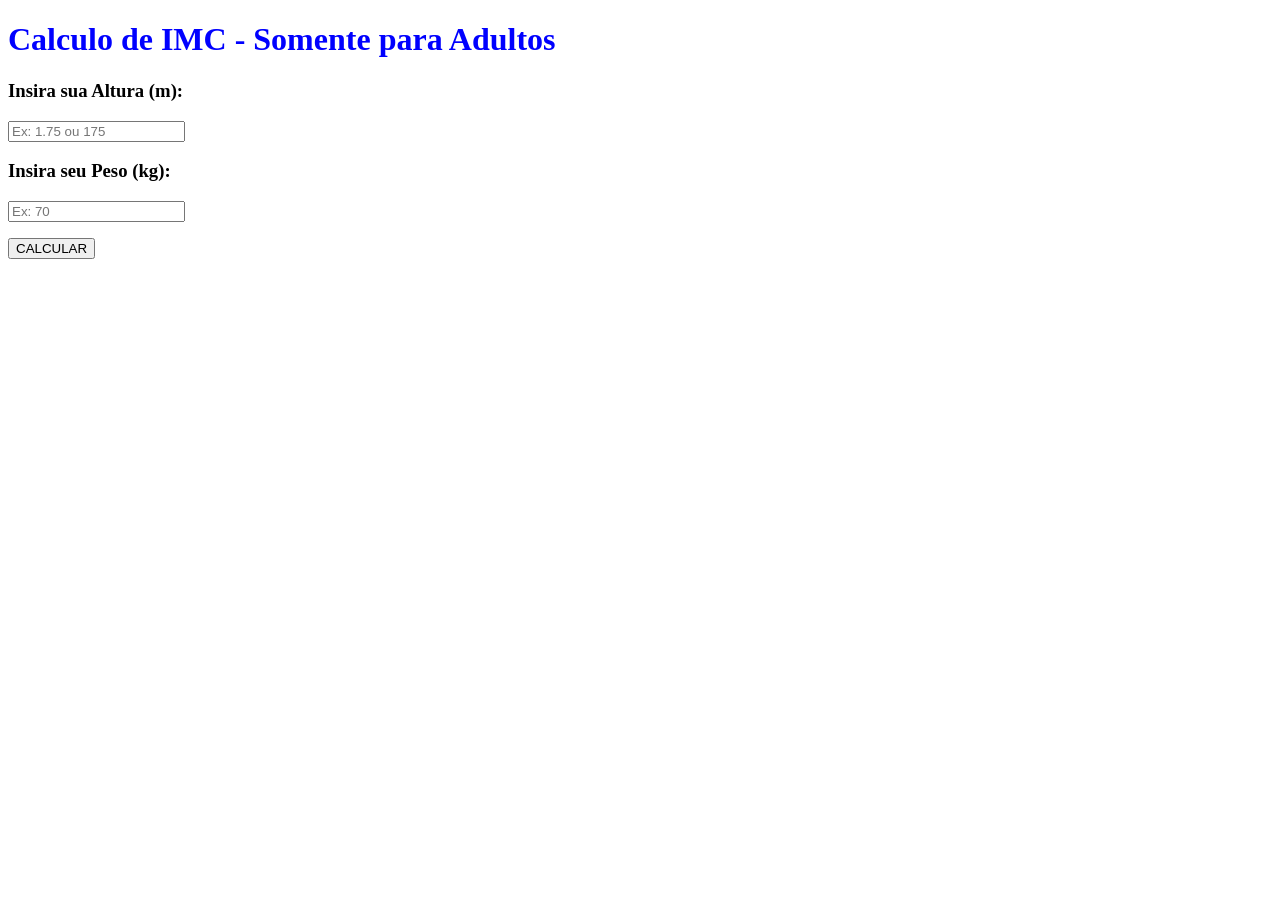
<file: AT3-Calculadora-IMC/atividade-peso.html>
<!DOCTYPE html>
<html lang="pt-br">

<head>
    <meta charset="UTF-8">
    <meta name="viewport" content="width=device-width, initial-scale=1.0">
    <title>Atividade</title>
</head>

<body>

    <h1 style="color: blue;">Calculo de IMC - Somente para Adultos</h1>

    <h3>Insira sua Altura (m):</h3>
    <input id="altura" type="number" placeholder="Ex: 1.75 ou 175">

    <h3>Insira seu Peso (kg):</h3>
    <input id="peso" type="number" placeholder="Ex: 70">
    <p></p>

    <button type="button" onclick="calcular()">CALCULAR</button>
    <h4 id="mensagem"></h4>

    <script>

        function calcular() {
            
            var altura = document.getElementById("altura").value;
            var peso = document.getElementById("peso").value;
            var texto, imc;
        
            if (altura > 10) {
                altura /= 100;
            }

            imc = peso / (altura * altura);

            if (altura && peso) {
                if (imc < 18.5) {
                    texto = "Baixo Peso";
                } else if (imc >= 18.5 && imc < 25) {
                    texto = "Peso Normal";
                } else if (imc >= 25 && imc < 30) {
                    texto = "Sobrepeso";
                } else if (imc >= 30 && imc < 35) {
                    texto = "Obesidade Grau I";
                } else if (imc >= 35 && imc < 40) {
                    texto = "Obesidade Grau II";
                } else {
                    texto = "Obesidade Morbida";
                }

                document.getElementById("mensagem").innerHTML = texto + "<br><br>IMC: " + imc.toFixed(2) + " kg/m²";
            } else {
                texto = "Campo Vazio";
                document.getElementById("mensagem").innerHTML = texto;
            }

        }

    </script>

</body>

</html>
</file>
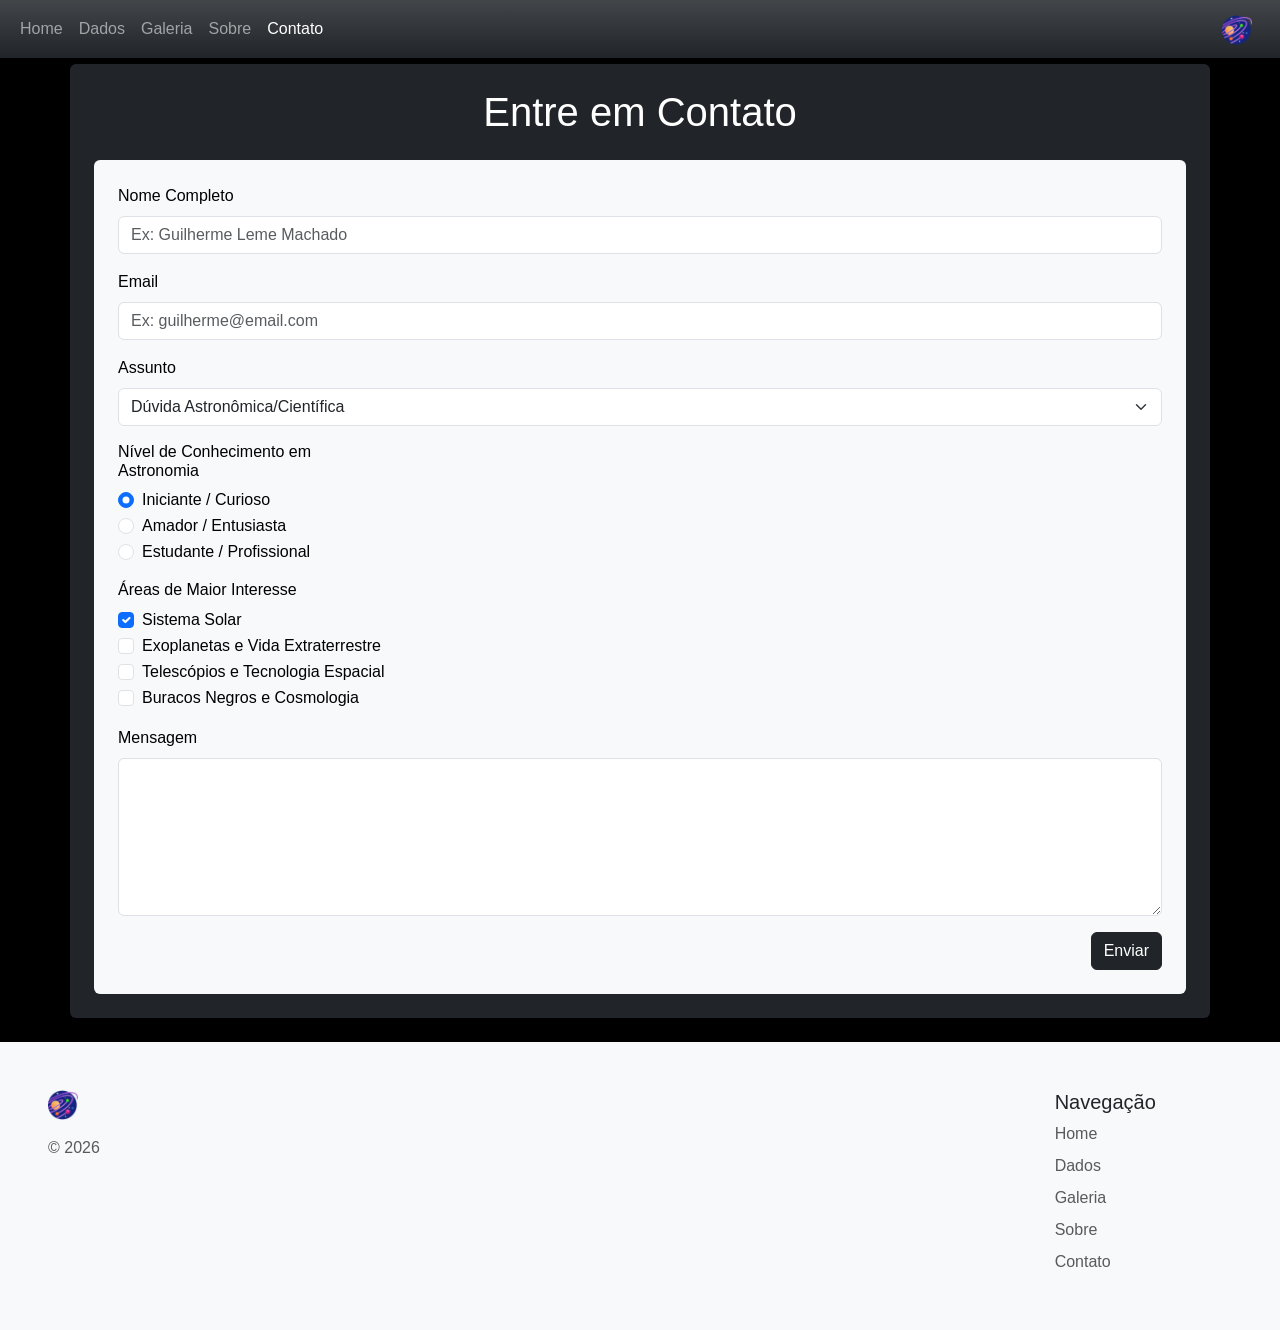
<file: AT4-Site-Multi-Paginas-Bootstrap/contato.html>
<!doctype html>
<html lang="en">

<head>
    <meta charset="utf-8">
    <meta name="viewport" content="width=device-width, initial-scale=1">
    <title>CONTATO</title>
    <link href="https://cdn.jsdelivr.net/npm/bootstrap@5.3.8/dist/css/bootstrap.min.css" rel="stylesheet"
        integrity="sha384-sRIl4kxILFvY47J16cr9ZwB07vP4J8+LH7qKQnuqkuIAvNWLzeN8tE5YBujZqJLB" crossorigin="anonymous">
    <link rel="stylesheet" href="./css/style.css">
</head>

<body>
    <header class="fixed-top">
        <nav class="navbar navbar-expand-md navbar-dark bg-dark bg-gradient">
            <div class="container-fluid">
                <button class="navbar-toggler" type="button" data-bs-toggle="collapse" data-bs-target="#navbarCollapse"
                    aria-controls="navbarCollapse" aria-expanded="false" aria-label="Toggle navigation">
                    <span class="navbar-toggler-icon"></span>
                </button>
                <div class="collapse navbar-collapse" id="navbarCollapse">
                    <ul class="navbar-nav me-auto mb-md-0">
                        <li class="nav-item">
                            <a class="nav-link" href="index.html">Home</a>
                        </li>
                        <li class="nav-item">
                            <a class="nav-link" href="dados.html">Dados</a>
                        </li>
                        <li class="nav-item">
                            <a class="nav-link" href="galeria.html">Galeria</a>
                        </li>
                        <li class="nav-item">
                            <a class="nav-link" href="sobre.html">Sobre</a>
                        </li>
                        <li class="nav-item">
                            <a class="nav-link active" aria-current="page" href="contato.html">Contato</a>
                        </li>
                    </ul>
                </div>
                <a class="navbar-brand justify-content-end" href="index.html">
                    <img src="./image/galaxia.png" width="30" height="30">
                </a>
            </div>
        </nav>
    </header>
    <main class="container mt-5 pt-3">
        <section class="row">
            <form class="col-12 p-4 text-white rounded bg-dark">
                <h1 class="text-center">Entre em Contato</h1>
                <div class="mt-4 p-4 rounded text-black bg-light">
                    <div class="mb-3">
                        <label for="nome" class="form-label">Nome Completo</label>
                        <input type="text" class="form-control" id="nome" placeholder="Ex: Guilherme Leme Machado"
                            required>
                    </div>
                    <div class="mb-3">
                        <label for="email" class="form-label">Email</label>
                        <input type="email" class="form-control" id="email" placeholder="Ex: guilherme@email.com"
                            required>
                    </div>
                    <div class="mb-3">
                        <label for="assunto" class="form-label">Assunto</label>
                        <select class="form-select" id="assunto">
                            <option selected value="1">Dúvida Astronômica/Científica</option>
                            <option value="2">Sugestão de Conteúdo para o Site</option>
                            <option value="3">Reportar Erro ou Correção</option>
                            <option value="4">Parcerias ou Projetos Acadêmicos</option>
                            <option value="5">Outro Assunto</option>
                        </select>
                    </div>
                    <div class="col-sm-3 mb-3">
                        <h6>Nível de Conhecimento em Astronomia</h6>
                        <div class="form-check mt-2">
                            <input type="radio" class="form-check-input" name="conhecimento" id="radio_1" checked>
                            <label for="radio_1" class="form-check-label">
                                Iniciante / Curioso
                            </label>
                        </div>
                        <div class="form-check">
                            <input type="radio" class="form-check-input" name="conhecimento" id="radio_2">
                            <label for="radio_2" class="form-check-label">
                                Amador / Entusiasta
                            </label>
                        </div>
                        <div class="form-check">
                            <input type="radio" class="form-check-input" name="conhecimento" id="radio_3">
                            <label for="radio_3" class="form-check-label">
                                Estudante / Profissional
                            </label>
                        </div>
                    </div>
                    <div class="col-sm-4 mb-3">
                        <h6>Áreas de Maior Interesse</h6>
                        <div class="form-check mt-2">
                            <input type="checkbox" class="form-check-input" id="checkbox_1" checked>
                            <label for="checkbox_1" class="form-check-label">
                                Sistema Solar
                            </label>
                        </div>
                        <div class="form-check">
                            <input type="checkbox" class="form-check-input" id="checkbox_2">
                            <label for="checkbox_2" class="form-check-label">
                                Exoplanetas e Vida Extraterrestre
                            </label>
                        </div>
                        <div class="form-check">
                            <input type="checkbox" class="form-check-input" id="checkbox_3">
                            <label for="checkbox_3" class="form-check-label">
                                Telescópios e Tecnologia Espacial
                            </label>
                        </div>
                        <div class="form-check">
                            <input type="checkbox" class="form-check-input" id="checkbox_4">
                            <label for="checkbox_4" class="form-check-label">
                                Buracos Negros e Cosmologia
                            </label>
                        </div>
                    </div>
                    <div class="mb-3">
                        <label for="mensagem" class="form-label">Mensagem</label>
                        <textarea class="form-control" id="mensagem" rows="6" required></textarea>
                    </div>
                    <div class="col-sm-12 text-end">
                        <button class="btn btn-dark" type="submit">Enviar</button>
                    </div>
                </div>
            </form>
        </section>
    </main>
    <footer>
        <div class="p-5 mt-4 bg-light">
            <div class="row">
                <div class="col-sm-10">
                    <a href="index.html" class="col-1 text-decoration-none">
                        <img src="./image/galaxia.png" width="30" height="30">
                    </a>
                    <p class="mt-3 text-body-secondary">© 2026</p>
                </div>
                <div class="col-sm-2">
                    <h5>Navegação</h5>
                    <ul class="nav flex-column">
                        <li class="col-sm-1 nav-item mb-2">
                            <a href="index.html" class="nav-link p-0 text-body-secondary">Home</a>
                        </li>
                        <li class="col-sm-1 nav-item mb-2">
                            <a href="dados.html" class="nav-link p-0 text-body-secondary">Dados</a>
                        </li>
                        <li class="col-sm-1 nav-item mb-2">
                            <a href="galeria.html" class="nav-link p-0 text-body-secondary">Galeria</a>
                        </li>
                        <li class="col-sm-1 nav-item mb-2">
                            <a href="sobre.html" class="nav-link p-0 text-body-secondary">Sobre</a>
                        </li>
                        <li class="col-sm-1 nav-item mb-2">
                            <a href="contato.html" class="nav-link p-0 text-body-secondary">Contato</a>
                        </li>
                    </ul>
                </div>
            </div>
        </div>
    </footer>
    <script src="https://cdn.jsdelivr.net/npm/bootstrap@5.3.8/dist/js/bootstrap.bundle.min.js"
        integrity="sha384-FKyoEForCGlyvwx9Hj09JcYn3nv7wiPVlz7YYwJrWVcXK/BmnVDxM+D2scQbITxI"
        crossorigin="anonymous"></script>
</body>

</html>
</file>
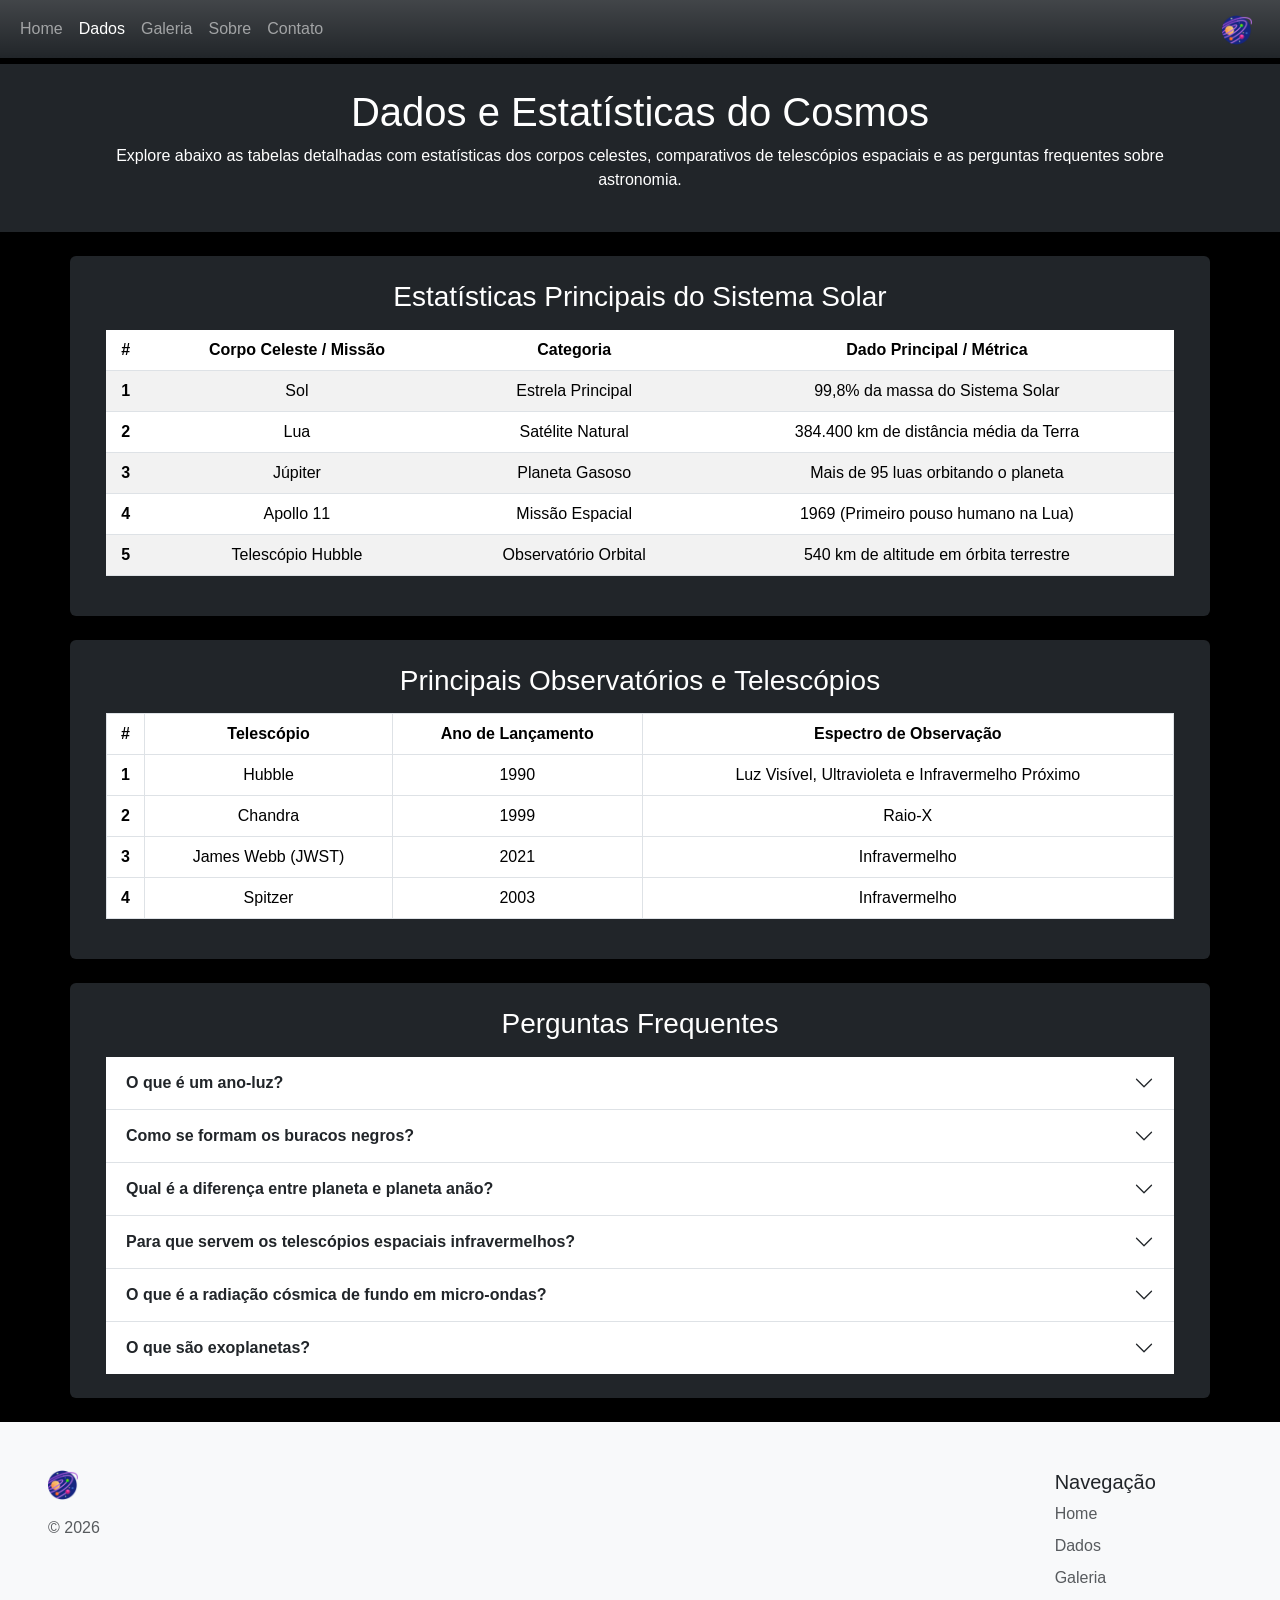
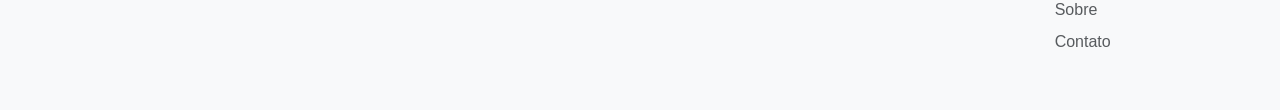
<file: AT4-Site-Multi-Paginas-Bootstrap/dados.html>
<!doctype html>
<html lang="en">

<head>
    <meta charset="utf-8">
    <meta name="viewport" content="width=device-width, initial-scale=1">
    <title>DADOS</title>
    <link href="https://cdn.jsdelivr.net/npm/bootstrap@5.3.8/dist/css/bootstrap.min.css" rel="stylesheet"
        integrity="sha384-sRIl4kxILFvY47J16cr9ZwB07vP4J8+LH7qKQnuqkuIAvNWLzeN8tE5YBujZqJLB" crossorigin="anonymous">
    <link rel="stylesheet" href="./css/style.css">
</head>

<body>
    <header class="fixed-top">
        <nav class="navbar navbar-expand-md navbar-dark bg-dark bg-gradient">
            <div class="container-fluid">
                <button class="navbar-toggler" type="button" data-bs-toggle="collapse" data-bs-target="#navbarCollapse"
                    aria-controls="navbarCollapse" aria-expanded="false" aria-label="Toggle navigation">
                    <span class="navbar-toggler-icon"></span>
                </button>
                <div class="collapse navbar-collapse" id="navbarCollapse">
                    <ul class="navbar-nav me-auto mb-md-0">
                        <li class="nav-item">
                            <a class="nav-link" href="index.html">Home</a>
                        </li>
                        <li class="nav-item">
                            <a class="nav-link active" aria-current="page" href="dados.html">Dados</a>
                        </li>
                        <li class="nav-item">
                            <a class="nav-link" href="galeria.html">Galeria</a>
                        </li>
                        <li class="nav-item">
                            <a class="nav-link" href="sobre.html">Sobre</a>
                        </li>
                        <li class="nav-item">
                            <a class="nav-link" href="contato.html">Contato</a>
                        </li>
                    </ul>
                </div>
                <a class="navbar-brand justify-content-end" href="index.html">
                    <img src="./image/galaxia.png" width="30" height="30">
                </a>
            </div>
        </nav>
    </header>
    <main class="mt-5 pt-3">
        <section class="text-white bg-dark">
            <div class="container py-4">
                <h1 class="text-center">Dados e Estatísticas do Cosmos</h1>
                <p class="text-center">
                    Explore abaixo as tabelas detalhadas com estatísticas dos corpos celestes, comparativos de
                    telescópios espaciais e as perguntas frequentes sobre astronomia.
                </p>
            </div>
        </section>
        <section class="container">
            <div class="row p-4 mt-4 rounded bg-dark">
                <h3 class="col-lg-12 text-white text-center mb-3">Estatísticas Principais do Sistema Solar</h3>
                <div class="table-responsive">
                    <table class="table text-center table-striped">
                        <thead>
                            <tr>
                                <th scope="col">#</th>
                                <th scope="col">Corpo Celeste / Missão</th>
                                <th scope="col">Categoria</th>
                                <th scope="col">Dado Principal / Métrica</th>
                            </tr>
                        </thead>
                        <tbody>
                            <tr>
                                <th scope="row">1</th>
                                <td>Sol</td>
                                <td>Estrela Principal</td>
                                <td>99,8% da massa do Sistema Solar</td>
                            </tr>
                            <tr>
                                <th scope="row">2</th>
                                <td>Lua</td>
                                <td>Satélite Natural</td>
                                <td>384.400 km de distância média da Terra</td>
                            </tr>
                            <tr>
                                <th scope="row">3</th>
                                <td>Júpiter</td>
                                <td>Planeta Gasoso</td>
                                <td>Mais de 95 luas orbitando o planeta</td>
                            </tr>
                            <tr>
                                <th scope="row">4</th>
                                <td>Apollo 11</td>
                                <td>Missão Espacial</td>
                                <td>1969 (Primeiro pouso humano na Lua)</td>
                            </tr>
                            <tr>
                                <th scope="row">5</th>
                                <td>Telescópio Hubble</td>
                                <td>Observatório Orbital</td>
                                <td>540 km de altitude em órbita terrestre</td>
                            </tr>
                        </tbody>
                    </table>
                </div>
            </div>
        </section>
        <section class="container">
            <div class="row p-4 mt-4 rounded bg-dark">
                <h3 class="col-lg-12 text-white text-center mb-3">Principais Observatórios e Telescópios</h3>
                <div class="table-responsive">
                    <table class="table text-center table-bordered">
                        <thead>
                            <tr>
                                <th scope="col">#</th>
                                <th scope="col">Telescópio</th>
                                <th scope="col">Ano de Lançamento</th>
                                <th scope="col">Espectro de Observação</th>
                            </tr>
                        </thead>
                        <tbody>
                            <tr>
                                <th scope="row">1</th>
                                <td>Hubble</td>
                                <td>1990</td>
                                <td>Luz Visível, Ultravioleta e Infravermelho Próximo</td>
                            </tr>
                            <tr>
                                <th scope="row">2</th>
                                <td>Chandra</td>
                                <td>1999</td>
                                <td>Raio-X</td>
                            </tr>
                            <tr>
                                <th scope="row">3</th>
                                <td>James Webb (JWST)</td>
                                <td>2021</td>
                                <td>Infravermelho</td>
                            </tr>
                            <tr>
                                <th scope="row">4</th>
                                <td>Spitzer</td>
                                <td>2003</td>
                                <td>Infravermelho</td>
                            </tr>
                        </tbody>
                    </table>
                </div>
            </div>
        </section>
        <section class="container mt-4">
            <div class="row p-4 mt-4 rounded bg-dark">
                <h3 class="col-lg-12 text-white text-center mb-3">Perguntas Frequentes</h3>
                <div class="accordion accordion-flush" id="accordionFlushExample">
                    <div class="accordion-item">
                        <h2 class="accordion-header">
                            <button class="accordion-button collapsed" type="button" data-bs-toggle="collapse"
                                data-bs-target="#flush-collapseOne" aria-expanded="false"
                                aria-controls="flush-collapseOne">
                                <strong>O que é um ano-luz?</strong>
                            </button>
                        </h2>
                        <div id="flush-collapseOne" class="accordion-collapse collapse"
                            data-bs-parent="#accordionFlushExample">
                            <div class="accordion-body">Um ano-luz é uma unidade de distância, e não de tempo.
                                Corresponde à
                                distância que a luz viaja no vácuo durante o período de um ano terrestre, o que equivale
                                a
                                aproximadamente 9,46 biliões de quilómetros.</div>
                        </div>
                    </div>
                    <div class="accordion-item">
                        <h2 class="accordion-header">
                            <button class="accordion-button collapsed" type="button" data-bs-toggle="collapse"
                                data-bs-target="#flush-collapseTwo" aria-expanded="false"
                                aria-controls="flush-collapseTwo">
                                <strong>Como se formam os buracos negros?</strong>
                            </button>
                        </h2>
                        <div id="flush-collapseTwo" class="accordion-collapse collapse"
                            data-bs-parent="#accordionFlushExample">
                            <div class="accordion-body">Os buracos negros estelares formam-se quando estrelas massivas
                                esgotam o seu combustível nuclear e sofrem um colapso gravitacional catastrófico sobre
                                si
                                mesmas, comprimindo toda a matéria num ponto de densidade infinita conhecido como
                                singularidade.</div>
                        </div>
                    </div>
                    <div class="accordion-item">
                        <h2 class="accordion-header">
                            <button class="accordion-button collapsed" type="button" data-bs-toggle="collapse"
                                data-bs-target="#flush-collapseThree" aria-expanded="false"
                                aria-controls="flush-collapseThree">
                                <strong>Qual é a diferença entre planeta e planeta anão?</strong>
                            </button>
                        </h2>
                        <div id="flush-collapseThree" class="accordion-collapse collapse"
                            data-bs-parent="#accordionFlushExample">
                            <div class="accordion-body">De acordo com a União Astronómica Internacional, um planeta deve
                                orbitar o Sol, ter massa suficiente para assumir uma forma hidrostática arredondada e
                                ter
                                limpo a vizinhança ao redor da sua órbita. Os planetas anões, como Plutão, partilham a
                                sua
                                órbita com outros corpos celestes de tamanhos semelhantes.</div>
                        </div>
                    </div>
                    <div class="accordion-item">
                        <h2 class="accordion-header">
                            <button class="accordion-button collapsed" type="button" data-bs-toggle="collapse"
                                data-bs-target="#flush-collapseFour" aria-expanded="false"
                                aria-controls="flush-collapseFour">
                                <strong>Para que servem os telescópios espaciais infravermelhos?</strong>
                            </button>
                        </h2>
                        <div id="flush-collapseFour" class="accordion-collapse collapse"
                            data-bs-parent="#accordionFlushExample">
                            <div class="accordion-body">Telescópios como o James Webb operam no infravermelho para
                                conseguir
                                enxergar através de densas nuvens de poeira cósmica onde nascem novas estrelas, além de
                                capturar a luz extremamente deslocada (desvio para o vermelho) das galáxias mais antigas
                                do
                                universo primitivo.</div>
                        </div>
                    </div>
                    <div class="accordion-item">
                        <h2 class="accordion-header">
                            <button class="accordion-button collapsed" type="button" data-bs-toggle="collapse"
                                data-bs-target="#flush-collapseFive" aria-expanded="false"
                                aria-controls="flush-collapseFive">
                                <strong>O que é a radiação cósmica de fundo em micro-ondas?</strong>
                            </button>
                        </h2>
                        <div id="flush-collapseFive" class="accordion-collapse collapse"
                            data-bs-parent="#accordionFlushExample">
                            <div class="accordion-body">É o eco térmico remanescente dos primórdios do universo, logo
                                após o
                                Big Bang. Esta radiação preenche todo o cosmos uniformemente e serve como uma das
                                principais
                                provas científicas da teoria da expansão do universo.</div>
                        </div>
                    </div>
                    <div class="accordion-item">
                        <h2 class="accordion-header">
                            <button class="accordion-button collapsed" type="button" data-bs-toggle="collapse"
                                data-bs-target="#flush-collapseSix" aria-expanded="false"
                                aria-controls="flush-collapseSix">
                                <strong>O que são exoplanetas?</strong>
                            </button>
                        </h2>
                        <div id="flush-collapseSix" class="accordion-collapse collapse"
                            data-bs-parent="#accordionFlushExample">
                            <div class="accordion-body">Exoplanetas são planetas que orbitam estrelas que não pertencem
                                ao
                                nosso Sistema Solar. A sua deteção é fundamental para estudar a diversidade de sistemas
                                planetários na galáxia e procurar indícios de zonas habitáveis.</div>
                        </div>
                    </div>
                </div>
            </div>
        </section>
    </main>
    <footer>
        <div class="p-5 mt-4 bg-light">
            <div class="row">
                <div class="col-sm-10">
                    <a href="index.html" class="col-1 text-decoration-none">
                        <img src="./image/galaxia.png" width="30" height="30">
                    </a>
                    <p class="mt-3 text-body-secondary">© 2026</p>
                </div>
                <div class="col-sm-2">
                    <h5>Navegação</h5>
                    <ul class="nav flex-column">
                        <li class="col-sm-1 nav-item mb-2">
                            <a href="index.html" class="nav-link p-0 text-body-secondary">Home</a>
                        </li>
                        <li class="col-sm-1 nav-item mb-2">
                            <a href="dados.html" class="nav-link p-0 text-body-secondary">Dados</a>
                        </li>
                        <li class="col-sm-1 nav-item mb-2">
                            <a href="galeria.html" class="nav-link p-0 text-body-secondary">Galeria</a>
                        </li>
                        <li class="col-sm-1 nav-item mb-2">
                            <a href="sobre.html" class="nav-link p-0 text-body-secondary">Sobre</a>
                        </li>
                        <li class="col-sm-1 nav-item mb-2">
                            <a href="contato.html" class="nav-link p-0 text-body-secondary">Contato</a>
                        </li>
                    </ul>
                </div>
            </div>
        </div>
    </footer>
    <script src="https://cdn.jsdelivr.net/npm/bootstrap@5.3.8/dist/js/bootstrap.bundle.min.js"
        integrity="sha384-FKyoEForCGlyvwx9Hj09JcYn3nv7wiPVlz7YYwJrWVcXK/BmnVDxM+D2scQbITxI"
        crossorigin="anonymous"></script>
</body>

</html>
</file>
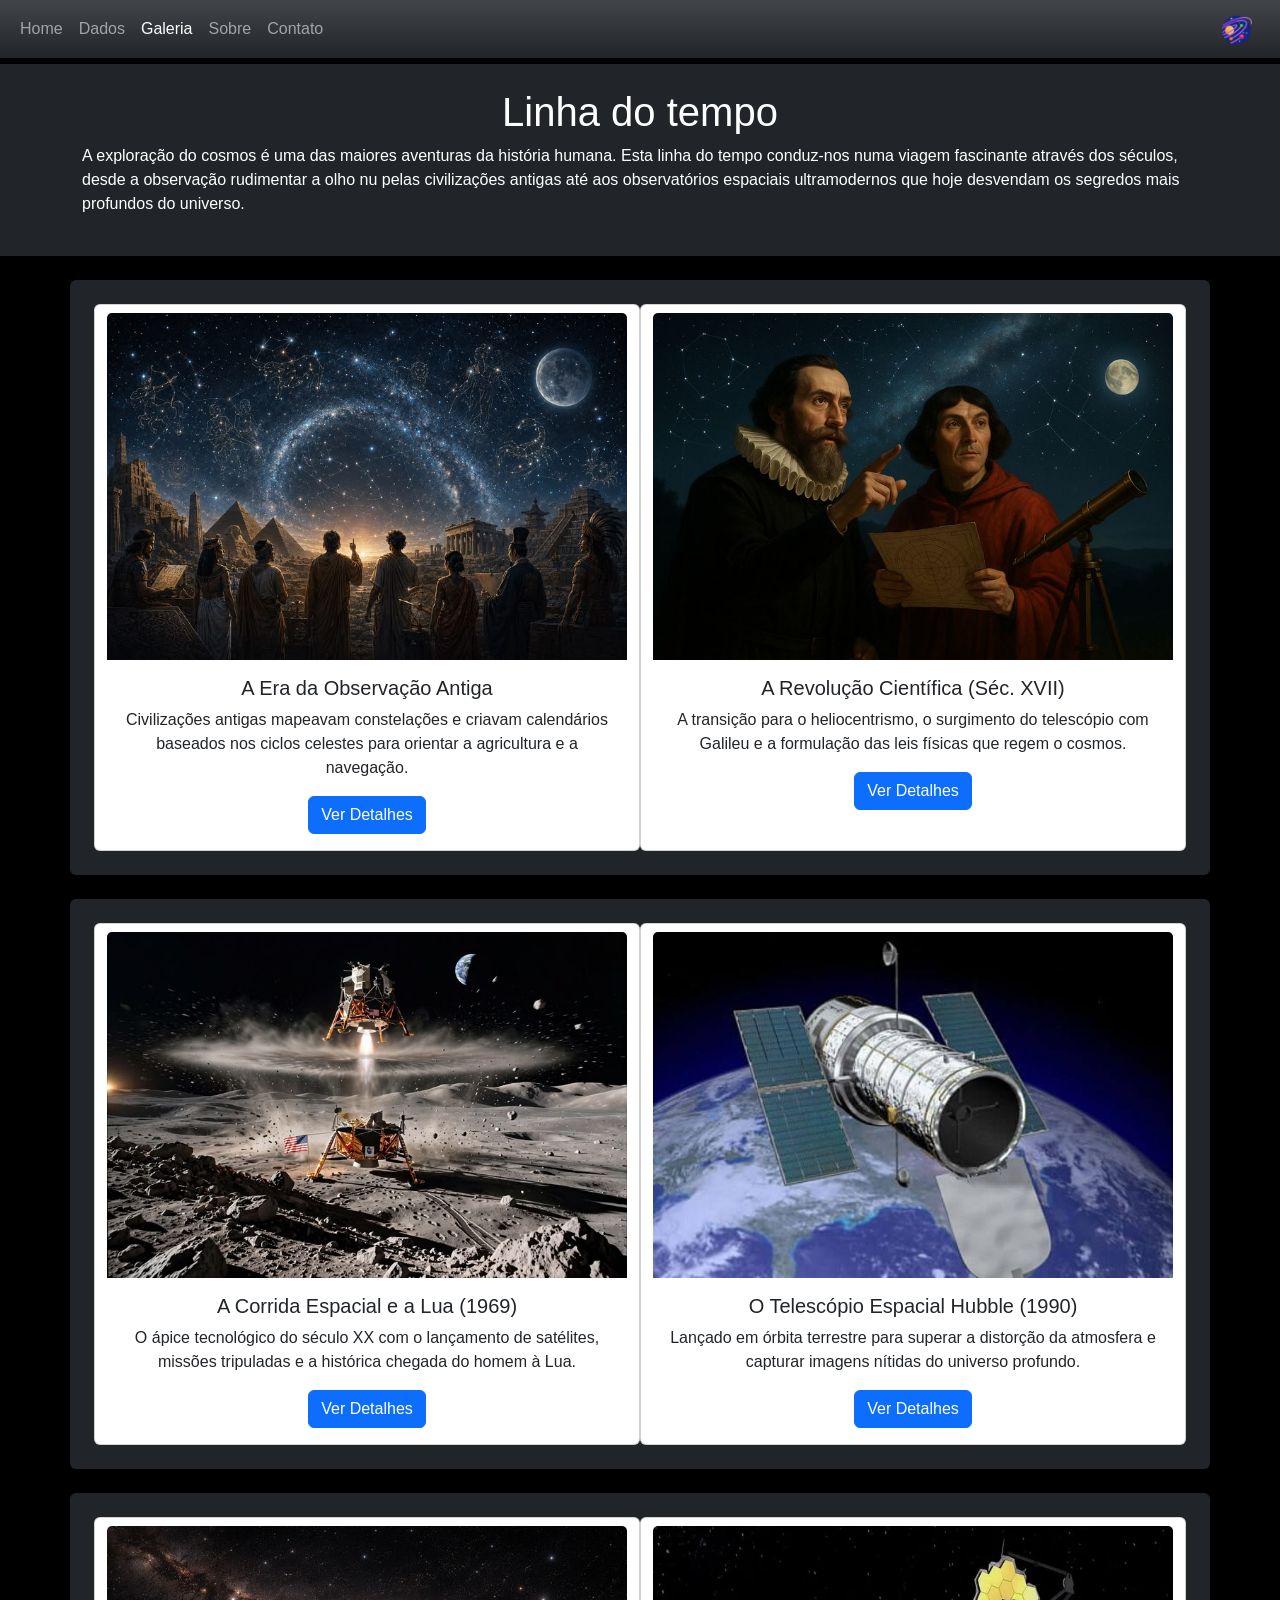
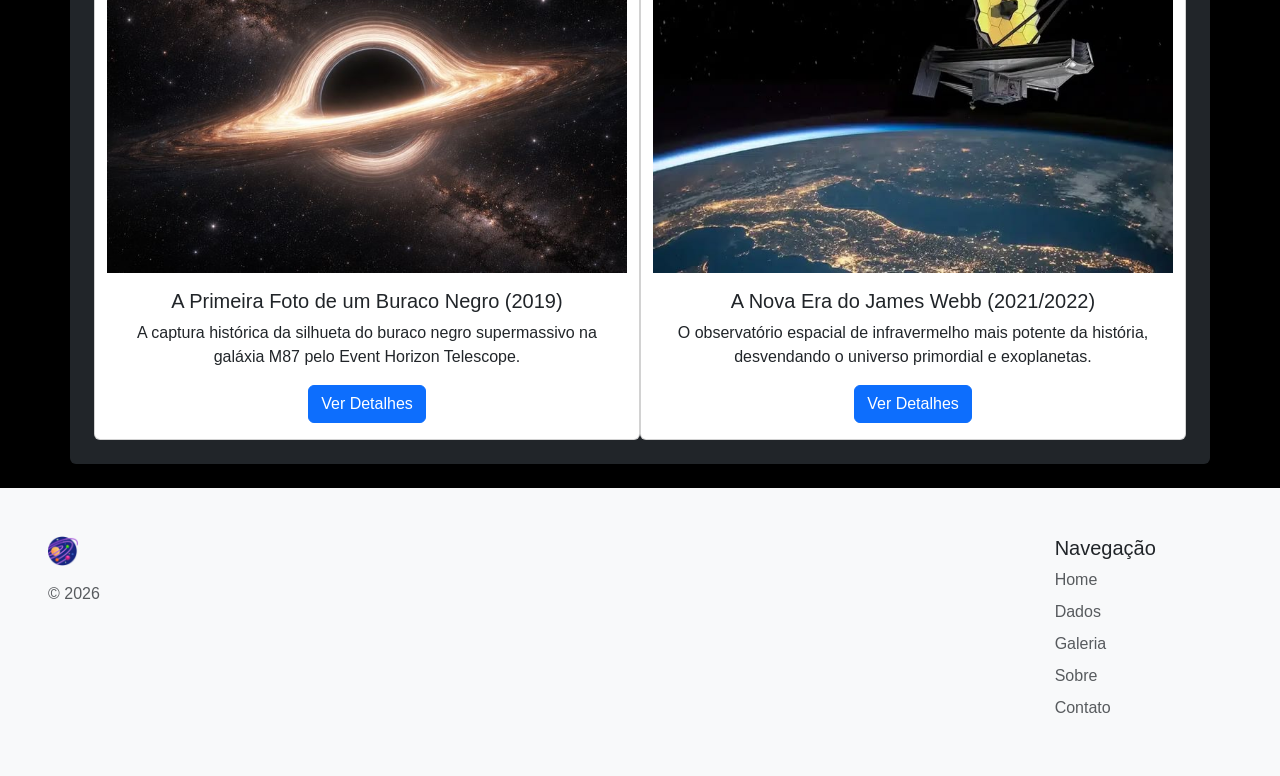
<file: AT4-Site-Multi-Paginas-Bootstrap/galeria.html>
<!doctype html>
<html lang="en">

<head>
    <meta charset="utf-8">
    <meta name="viewport" content="width=device-width, initial-scale=1">
    <title>GALERIA</title>
    <link href="https://cdn.jsdelivr.net/npm/bootstrap@5.3.8/dist/css/bootstrap.min.css" rel="stylesheet"
        integrity="sha384-sRIl4kxILFvY47J16cr9ZwB07vP4J8+LH7qKQnuqkuIAvNWLzeN8tE5YBujZqJLB" crossorigin="anonymous">
    <link rel="stylesheet" href="./css/style.css">
</head>

<body>
    <header class="fixed-top">
        <nav class="navbar navbar-expand-md navbar-dark bg-dark bg-gradient">
            <div class="container-fluid">
                <button class="navbar-toggler" type="button" data-bs-toggle="collapse" data-bs-target="#navbarCollapse"
                    aria-controls="navbarCollapse" aria-expanded="false" aria-label="Toggle navigation">
                    <span class="navbar-toggler-icon"></span>
                </button>
                <div class="collapse navbar-collapse" id="navbarCollapse">
                    <ul class="navbar-nav me-auto mb-md-0">
                        <li class="nav-item">
                            <a class="nav-link" href="index.html">Home</a>
                        </li>
                        <li class="nav-item">
                            <a class="nav-link" href="dados.html">Dados</a>
                        </li>
                        <li class="nav-item">
                            <a class="nav-link active" aria-current="page" href="galeria.html">Galeria</a>
                        </li>
                        <li class="nav-item">
                            <a class="nav-link" href="sobre.html">Sobre</a>
                        </li>
                        <li class="nav-item">
                            <a class="nav-link" href="contato.html">Contato</a>
                        </li>
                    </ul>
                </div>
                <a class="navbar-brand justify-content-end" href="index.html">
                    <img src="./image/galaxia.png" width="30" height="30">
                </a>
            </div>
        </nav>
    </header>
    <main class="mt-5 pt-3">
        <section class="text-white bg-dark">
            <div class="container py-4">
                <h1 class="text-center">Linha do tempo</h1>
                <p>
                    A exploração do cosmos é uma das maiores aventuras da história humana. Esta linha do tempo
                    conduz-nos
                    numa viagem fascinante através dos séculos, desde a observação rudimentar a olho nu pelas
                    civilizações
                    antigas até aos observatórios espaciais ultramodernos que hoje desvendam os segredos mais profundos
                    do
                    universo.
                </p>
            </div>
        </section>
        <section class="container">
            <div class="row p-4 mt-4 rounded text-center bg-dark">
                <div class="card col-lg-6">
                    <img src="./image/povos-antigos.jfif" class="card-img-top mt-2">
                    <div class="card-body">
                        <h5 class="card-title">A Era da Observação Antiga</h5>
                        <p class="card-text">
                            Civilizações antigas mapeavam constelações e criavam calendários baseados nos ciclos
                            celestes
                            para orientar a agricultura e a navegação.
                        </p>
                        <button type="button" class="btn btn-primary" data-bs-toggle="modal" data-bs-target="#modal1">
                            Ver Detalhes
                        </button>
                        <div class="modal fade" id="modal1" tabindex="-1" aria-labelledby="modal1Label"
                            aria-hidden="true">
                            <div class="modal-dialog">
                                <div class="modal-content">
                                    <div class="modal-header">
                                        <h1 class="modal-title fs-5" id="modal1Label">Detalhes: A Era da Observação
                                            Antiga
                                        </h1>
                                        <button type="button" class="btn-close" data-bs-dismiss="modal"
                                            aria-label="Close"></button>
                                    </div>
                                    <div class="modal-body">
                                        Antes dos instrumentos modernos, povos como os babilónios, egípcios, maias e
                                        gregos
                                        passavam noites a observar o céu a olho nu. Eles catalogaram estrelas, previram
                                        eclipses e desenvolveram modelos cosmológicos primitivos, como o sistema
                                        geocêntrico
                                        de Ptolomeu, onde a Terra ocupava o centro absoluto do universo conhecido.
                                    </div>
                                    <div class="modal-footer">
                                        <button type="button" class="btn btn-secondary"
                                            data-bs-dismiss="modal">Fechar</button>
                                    </div>
                                </div>
                            </div>
                        </div>
                    </div>
                </div>
                <div class="card col-lg-6">
                    <img src="./image/revolucao-cientifica_XVII.jfif" class="card-img-top mt-2">
                    <div class="card-body">
                        <h5 class="card-title">A Revolução Científica (Séc. XVII)</h5>
                        <p class="card-text">
                            A transição para o heliocentrismo, o surgimento do telescópio com Galileu e a formulação das
                            leis físicas que regem o cosmos.
                        </p>
                        <button type="button" class="btn btn-primary" data-bs-toggle="modal" data-bs-target="#modal2">
                            Ver Detalhes
                        </button>
                        <div class="modal fade" id="modal2" tabindex="-1" aria-labelledby="modal2Label"
                            aria-hidden="true">
                            <div class="modal-dialog">
                                <div class="modal-content">
                                    <div class="modal-header">
                                        <h1 class="modal-title fs-5" id="modal2Label">Detalhes: A Revolução Científica
                                        </h1>
                                        <button type="button" class="btn-close" data-bs-dismiss="modal"
                                            aria-label="Close"></button>
                                    </div>
                                    <div class="modal-body">
                                        O século XVII transformou radicalmente a astronomia. Com Nicolau Copérnico e
                                        Johannes Kepler, o modelo heliocêntrico ganhou força. Logo em seguida, Galileu
                                        Galilei apontou o telescópio para o céu, descobrindo as luas de Júpiter. Por
                                        fim,
                                        Isaac Newton unificou a mecânica celeste com a lei da gravitação universal,
                                        explicando o movimento dos planetas.
                                    </div>
                                    <div class="modal-footer">
                                        <button type="button" class="btn btn-secondary"
                                            data-bs-dismiss="modal">Fechar</button>
                                    </div>
                                </div>
                            </div>
                        </div>
                    </div>
                </div>
            </div>
        </section>
        <section class="container">
            <div class="row p-4 mt-4 rounded text-center bg-dark">
                <div class="card col-lg-6">
                    <img src="./image/missao-apollo.jpg" class="card-img-top mt-2">
                    <div class="card-body">
                        <h5 class="card-title">A Corrida Espacial e a Lua (1969)</h5>
                        <p class="card-text">
                            O ápice tecnológico do século XX com o lançamento de satélites, missões tripuladas e a
                            histórica
                            chegada do homem à Lua.
                        </p>
                        <button type="button" class="btn btn-primary" data-bs-toggle="modal" data-bs-target="#modal3">
                            Ver Detalhes
                        </button>
                        <div class="modal fade" id="modal3" tabindex="-1" aria-labelledby="modal3Label"
                            aria-hidden="true">
                            <div class="modal-dialog">
                                <div class="modal-content">
                                    <div class="modal-header">
                                        <h1 class="modal-title fs-5" id="modal3Label">Detalhes: A Corrida Espacial e a
                                            Lua
                                        </h1>
                                        <button type="button" class="btn-close" data-bs-dismiss="modal"
                                            aria-label="Close"></button>
                                    </div>
                                    <div class="modal-body">
                                        Impulsionada pela Guerra Fria, a Corrida Espacial levou ao lançamento do Sputnik
                                        e,
                                        posteriormente, ao programa Apollo da NASA. Em julho de 1969, a missão Apollo 11
                                        concretizou o maior feito da engenharia moderna ao pousar seres humanos na
                                        superfície lunar, abrindo as portas para a exploração tripulada do espaço.
                                    </div>
                                    <div class="modal-footer">
                                        <button type="button" class="btn btn-secondary"
                                            data-bs-dismiss="modal">Fechar</button>
                                    </div>
                                </div>
                            </div>
                        </div>
                    </div>
                </div>
                <div class="card col-lg-6">
                    <img src="./image/telescopio-hubble.jfif" class="card-img-top mt-2">
                    <div class="card-body">
                        <h5 class="card-title">O Telescópio Espacial Hubble (1990)</h5>
                        <p class="card-text">
                            Lançado em órbita terrestre para superar a distorção da atmosfera e capturar imagens nítidas
                            do
                            universo profundo.
                        </p>
                        <button type="button" class="btn btn-primary" data-bs-toggle="modal" data-bs-target="#modal4">
                            Ver Detalhes
                        </button>
                        <div class="modal fade" id="modal4" tabindex="-1" aria-labelledby="modal4Label"
                            aria-hidden="true">
                            <div class="modal-dialog">
                                <div class="modal-content">
                                    <div class="modal-header">
                                        <h1 class="modal-title fs-5" id="modal4Label">Detalhes do Telescópio Hubble</h1>
                                        <button type="button" class="btn-close" data-bs-dismiss="modal"
                                            aria-label="Close"></button>
                                    </div>
                                    <div class="modal-body">
                                        O lançamento do Hubble em 1990 marcou o início dos grandes observatórios
                                        espaciais.
                                        Livre dos efeitos turbulentos da atmosfera da Terra, ele revolucionou a
                                        astrofísica
                                        ao permitir calcular com precisão a taxa de expansão do universo, estimar sua
                                        idade
                                        e registrar berçários estelares e galáxias distantes com detalhes sem
                                        precedentes.
                                    </div>
                                    <div class="modal-footer">
                                        <button type="button" class="btn btn-secondary"
                                            data-bs-dismiss="modal">Fechar</button>
                                    </div>
                                </div>
                            </div>
                        </div>
                    </div>
                </div>
            </div>
        </section>
        <section class="container">
            <div class="row p-4 mt-4 rounded text-center bg-dark">
                <div class="card col-lg-6">
                    <img src="./image/buraco-negro.jpg" class="card-img-top mt-2">
                    <div class="card-body">
                        <h5 class="card-title">A Primeira Foto de um Buraco Negro (2019)</h5>
                        <p class="card-text">
                            A captura histórica da silhueta do buraco negro supermassivo na galáxia M87 pelo Event
                            Horizon
                            Telescope.
                        </p>
                        <button type="button" class="btn btn-primary" data-bs-toggle="modal" data-bs-target="#modal5">
                            Ver Detalhes
                        </button>
                        <div class="modal fade" id="modal5" tabindex="-1" aria-labelledby="modal5Label"
                            aria-hidden="true">
                            <div class="modal-dialog">
                                <div class="modal-content">
                                    <div class="modal-header">
                                        <h1 class="modal-title fs-5" id="modal5Label">Detalhes: A Foto do Buraco Negro
                                        </h1>
                                        <button type="button" class="btn-close" data-bs-dismiss="modal"
                                            aria-label="Close"></button>
                                    </div>
                                    <div class="modal-body">
                                        Em abril de 2019, a colaboração internacional Event Horizon Telescope
                                        surpreendeu o
                                        mundo ao revelar a primeira imagem direta de um buraco negro. Utilizando uma
                                        rede
                                        global de radiotelescópios sincronizados como se fossem um único instrumento do
                                        tamanho da Terra, foi possível registrar o anel de plasma brilhante ao redor do
                                        horizonte de eventos da galáxia M87*.
                                    </div>
                                    <div class="modal-footer">
                                        <button type="button" class="btn btn-secondary"
                                            data-bs-dismiss="modal">Fechar</button>
                                    </div>
                                </div>
                            </div>
                        </div>
                    </div>
                </div>
                <div class="card col-lg-6">
                    <img src="./image/james-webb.jfif" class="card-img-top mt-2">
                    <div class="card-body">
                        <h5 class="card-title">A Nova Era do James Webb (2021/2022)</h5>
                        <p class="card-text">
                            O observatório espacial de infravermelho mais potente da história, desvendando o universo
                            primordial e exoplanetas.
                        </p>
                        <button type="button" class="btn btn-primary" data-bs-toggle="modal" data-bs-target="#modal6">
                            Ver Detalhes
                        </button>
                        <div class="modal fade" id="modal6" tabindex="-1" aria-labelledby="modal6Label"
                            aria-hidden="true">
                            <div class="modal-dialog">
                                <div class="modal-content">
                                    <div class="modal-header">
                                        <h1 class="modal-title fs-5" id="modal6Label">Detalhes do Telescópio James Webb
                                        </h1>
                                        <button type="button" class="btn-close" data-bs-dismiss="modal"
                                            aria-label="Close"></button>
                                    </div>
                                    <div class="modal-body">
                                        Lançado no final de 2021, o Telescópio Espacial James Webb (JWST) representa o
                                        ápice
                                        da tecnologia astronómica atual. Operando no espectro infravermelho e
                                        posicionado a
                                        1,5 milhão de quilómetros da Terra, ele consegue espreitar através de densas
                                        nuvens
                                        de poeira cósmica, capturar a luz das primeiras galáxias formadas após o Big
                                        Bang e
                                        analisar a composição atmosférica de exoplanetas em busca de sinais de vida.
                                    </div>
                                    <div class="modal-footer">
                                        <button type="button" class="btn btn-secondary"
                                            data-bs-dismiss="modal">Fechar</button>
                                    </div>
                                </div>
                            </div>
                        </div>
                    </div>
                </div>
            </div>
        </section>
    </main>
    <footer>
        <div class="p-5 mt-4 bg-light">
            <div class="row">
                <div class="col-sm-10">
                    <a href="index.html" class="col-1 text-decoration-none">
                        <img src="./image/galaxia.png" width="30" height="30">
                    </a>
                    <p class="mt-3 text-body-secondary">© 2026</p>
                </div>
                <div class="col-sm-2">
                    <h5>Navegação</h5>
                    <ul class="nav flex-column">
                        <li class="col-sm-1 nav-item mb-2">
                            <a href="index.html" class="nav-link p-0 text-body-secondary">Home</a>
                        </li>
                        <li class="col-sm-1 nav-item mb-2">
                            <a href="dados.html" class="nav-link p-0 text-body-secondary">Dados</a>
                        </li>
                        <li class="col-sm-1 nav-item mb-2">
                            <a href="galeria.html" class="nav-link p-0 text-body-secondary">Galeria</a>
                        </li>
                        <li class="col-sm-1 nav-item mb-2">
                            <a href="sobre.html" class="nav-link p-0 text-body-secondary">Sobre</a>
                        </li>
                        <li class="col-sm-1 nav-item mb-2">
                            <a href="contato.html" class="nav-link p-0 text-body-secondary">Contato</a>
                        </li>
                    </ul>
                </div>
            </div>
        </div>
    </footer>
    <script src="https://cdn.jsdelivr.net/npm/bootstrap@5.3.8/dist/js/bootstrap.bundle.min.js"
        integrity="sha384-FKyoEForCGlyvwx9Hj09JcYn3nv7wiPVlz7YYwJrWVcXK/BmnVDxM+D2scQbITxI"
        crossorigin="anonymous"></script>
</body>

</html>
</file>
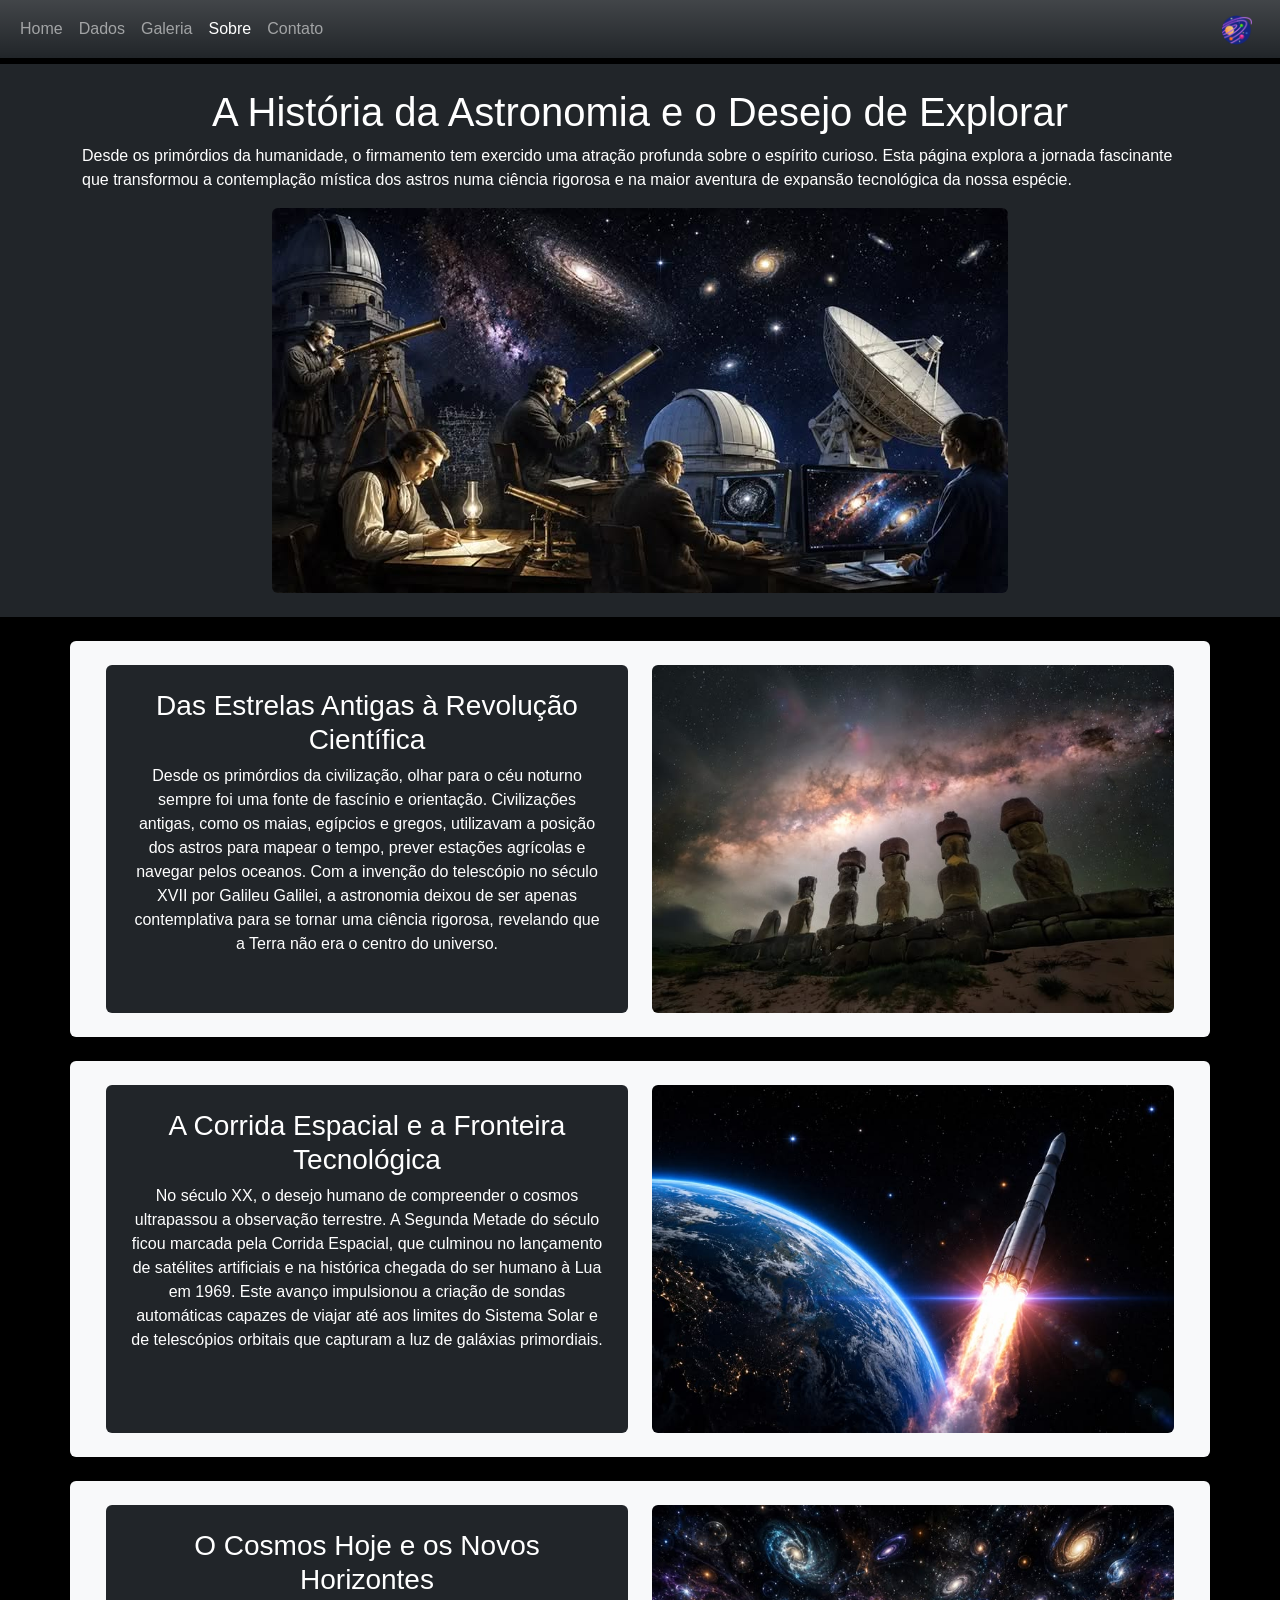
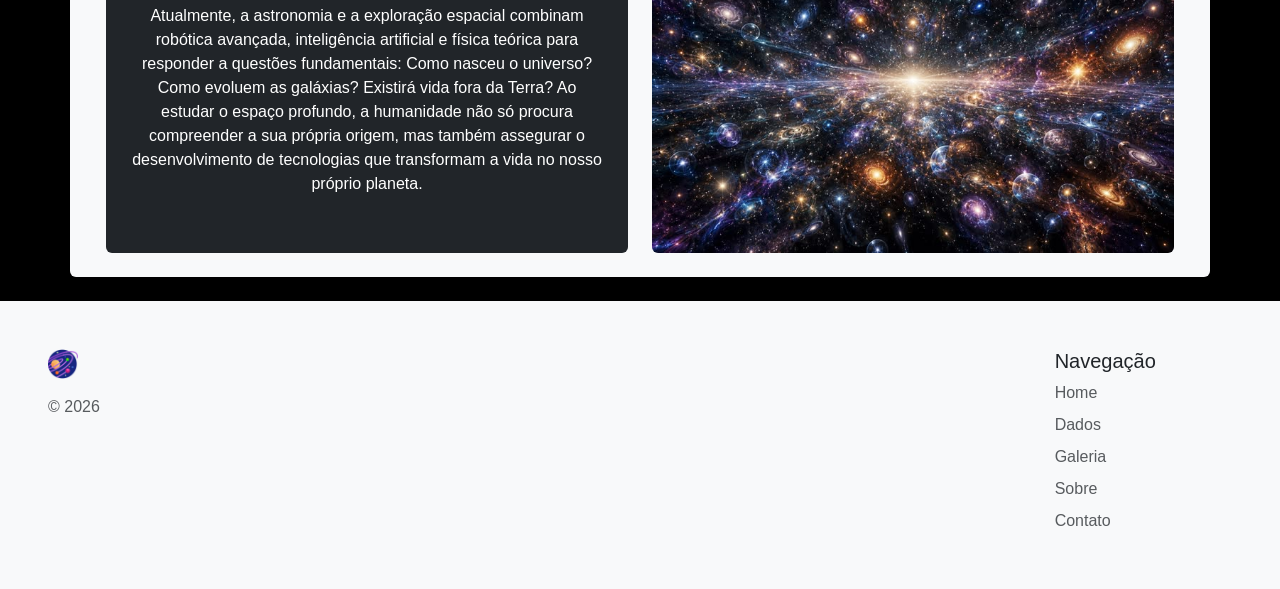
<file: AT4-Site-Multi-Paginas-Bootstrap/sobre.html>
<!doctype html>
<html lang="en">

<head>
    <meta charset="utf-8">
    <meta name="viewport" content="width=device-width, initial-scale=1">
    <title>SOBRE</title>
    <link href="https://cdn.jsdelivr.net/npm/bootstrap@5.3.8/dist/css/bootstrap.min.css" rel="stylesheet"
        integrity="sha384-sRIl4kxILFvY47J16cr9ZwB07vP4J8+LH7qKQnuqkuIAvNWLzeN8tE5YBujZqJLB" crossorigin="anonymous">
    <link rel="stylesheet" href="./css/style.css">
</head>

<body>
    <header class="fixed-top">
        <nav class="navbar navbar-expand-md navbar-dark bg-dark bg-gradient">
            <div class="container-fluid">
                <button class="navbar-toggler" type="button" data-bs-toggle="collapse" data-bs-target="#navbarCollapse"
                    aria-controls="navbarCollapse" aria-expanded="false" aria-label="Toggle navigation">
                    <span class="navbar-toggler-icon"></span>
                </button>
                <div class="collapse navbar-collapse" id="navbarCollapse">
                    <ul class="navbar-nav me-auto mb-md-0">
                        <li class="nav-item">
                            <a class="nav-link" href="index.html">Home</a>
                        </li>
                        <li class="nav-item">
                            <a class="nav-link" href="dados.html">Dados</a>
                        </li>
                        <li class="nav-item">
                            <a class="nav-link" href="galeria.html">Galeria</a>
                        </li>
                        <li class="nav-item">
                            <a class="nav-link active" aria-current="page" href="sobre.html">Sobre</a>
                        </li>
                        <li class="nav-item">
                            <a class="nav-link" href="contato.html">Contato</a>
                        </li>
                    </ul>
                </div>
                <a class="navbar-brand justify-content-end" href="index.html">
                    <img src="./image/galaxia.png" width="30" height="30">
                </a>
            </div>
        </nav>
    </header>
    <main class="mt-5 pt-3">
        <section class="text-white text-center bg-dark">
            <div class="container py-4">
                <h1>A História da Astronomia e o Desejo de Explorar</h1>
                <p class="text-start">
                    Desde os primórdios da humanidade, o firmamento tem exercido uma atração profunda sobre o espírito
                    curioso. Esta página explora a jornada fascinante que transformou a contemplação mística dos astros
                    numa
                    ciência rigorosa e na maior aventura de expansão tecnológica da nossa espécie.
                </p>
                <img src="./image/cientistas-astronomos.jfif" class="img-fluid rounded">
            </div>
        </section>
        <section class="container">
            <div class="row p-4 mt-4 rounded text-center bg-light">
                <div class="col-lg-6">
                    <div class="p-4 rounded text-white bg-dark h-100">
                        <h3>Das Estrelas Antigas à Revolução Científica</h3>
                        <p>
                            Desde os primórdios da civilização, olhar para o céu noturno sempre foi uma fonte de
                            fascínio e orientação. Civilizações antigas, como os maias, egípcios e gregos, utilizavam a
                            posição dos astros para mapear o tempo, prever estações agrícolas e navegar pelos oceanos.
                            Com a invenção do telescópio no século XVII por Galileu Galilei, a astronomia deixou de ser
                            apenas contemplativa para se tornar uma ciência rigorosa, revelando que a Terra não era o
                            centro do universo.
                        </p>
                    </div>
                </div>
                <div class="col-lg-6">
                    <img src="./image/astronomia-antiga.jfif" class="img-fluid rounded">
                </div>
            </div>
            <div class="row p-4 mt-4 rounded text-center bg-light">
                <div class="col-lg-6">
                    <div class="p-4 rounded text-white bg-dark h-100">
                        <h3>A Corrida Espacial e a Fronteira Tecnológica</h3>
                        <p>
                            No século XX, o desejo humano de compreender o cosmos ultrapassou a observação terrestre. A
                            Segunda Metade do século ficou marcada pela Corrida Espacial, que culminou no lançamento de
                            satélites artificiais e na histórica chegada do ser humano à Lua em 1969. Este avanço
                            impulsionou a criação de sondas automáticas capazes de viajar até aos limites do Sistema
                            Solar e de telescópios orbitais que capturam a luz de galáxias primordiais.
                        </p>
                    </div>
                </div>
                <div class="col-lg-6">
                    <img src="./image/corrida-espacial.jfif" class="img-fluid rounded">
                </div>
            </div>
            <div class="row p-4 mt-4 rounded text-center bg-light">
                <div class="col-lg-6">
                    <div class="p-4 rounded text-white bg-dark h-100">
                        <h3>O Cosmos Hoje e os Novos Horizontes</h3>
                        <p>
                            Atualmente, a astronomia e a exploração espacial combinam robótica avançada, inteligência
                            artificial e física teórica para responder a questões fundamentais: Como nasceu o universo?
                            Como evoluem as galáxias? Existirá vida fora da Terra? Ao estudar o espaço profundo, a
                            humanidade não só procura compreender a sua própria origem, mas também assegurar o
                            desenvolvimento de tecnologias que transformam a vida no nosso próprio planeta.
                        </p>
                    </div>
                </div>
                <div class="col-lg-6">
                    <img src="./image/universo-observavel.jfif" class="img-fluid rounded">
                </div>
            </div>
        </section>
    </main>
    <footer>
        <div class="p-5 mt-4 bg-light">
            <div class="row">
                <div class="col-sm-10">
                    <a href="index.html" class="col-1 text-decoration-none">
                        <img src="./image/galaxia.png" width="30" height="30">
                    </a>
                    <p class="mt-3 text-body-secondary">© 2026</p>
                </div>
                <div class="col-sm-2">
                    <h5>Navegação</h5>
                    <ul class="nav flex-column">
                        <li class="col-sm-1 nav-item mb-2">
                            <a href="index.html" class="nav-link p-0 text-body-secondary">Home</a>
                        </li>
                        <li class="col-sm-1 nav-item mb-2">
                            <a href="dados.html" class="nav-link p-0 text-body-secondary">Dados</a>
                        </li>
                        <li class="col-sm-1 nav-item mb-2">
                            <a href="galeria.html" class="nav-link p-0 text-body-secondary">Galeria</a>
                        </li>
                        <li class="col-sm-1 nav-item mb-2">
                            <a href="sobre.html" class="nav-link p-0 text-body-secondary">Sobre</a>
                        </li>
                        <li class="col-sm-1 nav-item mb-2">
                            <a href="contato.html" class="nav-link p-0 text-body-secondary">Contato</a>
                        </li>
                    </ul>
                </div>
            </div>
        </div>
    </footer>
    <script src="https://cdn.jsdelivr.net/npm/bootstrap@5.3.8/dist/js/bootstrap.bundle.min.js"
        integrity="sha384-FKyoEForCGlyvwx9Hj09JcYn3nv7wiPVlz7YYwJrWVcXK/BmnVDxM+D2scQbITxI"
        crossorigin="anonymous"></script>
</body>

</html>
</file>
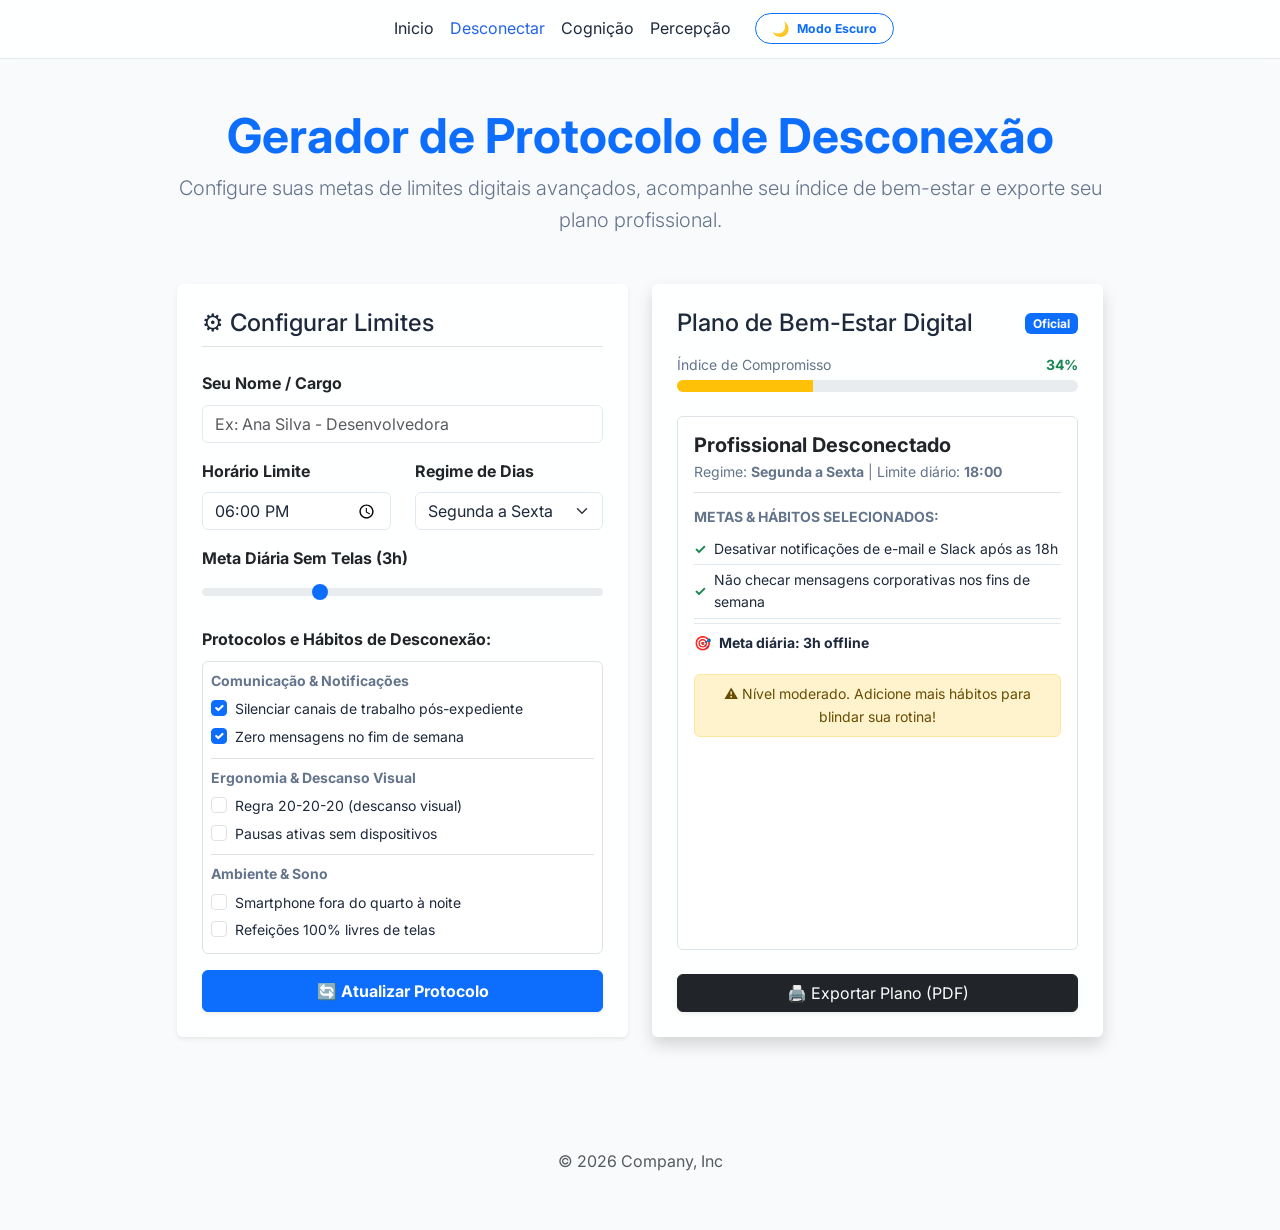
<file: AT5-Front-End-Copilotado-com-IA/gerador_de_desconexao.html>
<!DOCTYPE html>
<html lang="pt-br">

<head>
    <meta charset="UTF-8">
    <meta name="viewport" content="width=device-width, initial-scale=1.0">
    <title>DESCONEXÃO</title>
    <link href="https://cdn.jsdelivr.net/npm/bootstrap@5.3.8/dist/css/bootstrap.min.css" rel="stylesheet"
        integrity="sha384-sRIl4kxILFvY47J16cr9ZwB07vP4J8+LH7qKQnuqkuIAvNWLzeN8tE5YBujZqJLB" crossorigin="anonymous">
    <link rel="stylesheet" href="./css/styles.css">
</head>

<body>
    <header>
        <nav class="navbar navbar-expand-lg p-2">
            <div class="container-fluid">
                <button class="navbar-toggler" type="button" data-bs-toggle="collapse"
                    data-bs-target="#navbarNavAltMarkup" aria-controls="navbarNavAltMarkup" aria-expanded="false"
                    aria-label="Toggle navigation">
                    <span class="navbar-toggler-icon"></span>
                </button>
                <div class="collapse navbar-collapse" id="navbarNavAltMarkup">
                    <div class="navbar-nav">
                        <a class="nav-link" href="index.html">Inicio</a>
                        <a class="nav-link active" href="gerador_de_desconexao.html">Desconectar</a>
                        <a class="nav-link" href="simulador_cognitivo.html">Cognição</a>
                        <a class="nav-link" href="teste_autopercepcao.html">Percepção</a>
                    </div>
                </div>
            </div>
        </nav>
    </header>
    <main class="container my-5">
        <div class="row justify-content-center">
            <div class="col-lg-10">
                <!-- Cabeçalho da Ferramenta -->
                <div class="text-center mb-5 animate-fade-in">
                    <h1 class="fw-bold display-5 text-primary">Gerador de Protocolo de Desconexão</h1>
                    <p class="lead text-secondary">Configure suas metas de limites digitais avançados, acompanhe seu
                        índice de bem-estar e exporte seu plano profissional.</p>
                </div>

                <div class="row g-4">
                    <!-- Formulário de Configuração -->
                    <div class="col-md-6 d-print-none">
                        <div class="card shadow-sm border-0 h-100 card-hover-effect">
                            <div class="card-body p-4">
                                <h4 class="card-title mb-4 text-dark border-bottom pb-2">⚙️ Configurar Limites</h4>
                                <form id="formProtocolo">
                                    <div class="mb-3">
                                        <label for="nomeProfissional" class="form-label fw-bold">Seu Nome /
                                            Cargo</label>
                                        <input type="text" class="form-control" id="nomeProfissional"
                                            placeholder="Ex: Ana Silva - Desenvolvedora" required>
                                    </div>

                                    <div class="row">
                                        <div class="col-md-6 mb-3">
                                            <label for="horarioCorte" class="form-label fw-bold">Horário Limite</label>
                                            <input type="time" class="form-control" id="horarioCorte" value="18:00"
                                                required>
                                        </div>
                                        <div class="col-md-6 mb-3">
                                            <label for="diasSemana" class="form-label fw-bold">Regime de Dias</label>
                                            <select class="form-select" id="diasSemana">
                                                <option value="Segunda a Sexta">Segunda a Sexta</option>
                                                <option value="Dias Úteis + Finais de Semana">Todos os dias</option>
                                                <option value="Apenas Dias Úteis">Apenas Dias Úteis</option>
                                            </select>
                                        </div>
                                    </div>

                                    <div class="mb-3">
                                        <label for="metaTelas" class="form-label fw-bold">Meta Diária Sem Telas (<span
                                                id="valorMetaTelas">3</span>h)</label>
                                        <input type="range" class="form-range" min="1" max="8" value="3" id="metaTelas">
                                    </div>

                                    <div class="mb-3">
                                        <label class="form-label fw-bold">Protocolos e Hábitos de Desconexão:</label>

                                        <div class="accordion accordion-flush border rounded p-2 bg-light mb-3"
                                            id="accordionAcoes">
                                            <div class="bg-transparent mb-2">
                                                <span class="small fw-bold text-muted d-block mb-1">Comunicação &
                                                    Notificações</span>
                                                <div class="form-check">
                                                    <input class="form-check-input check-acao" type="checkbox"
                                                        value="Desativar notificações de e-mail e Slack após as 18h"
                                                        id="check1" checked>
                                                    <label class="form-check-label small" for="check1">Silenciar canais
                                                        de trabalho pós-expediente</label>
                                                </div>
                                                <div class="form-check">
                                                    <input class="form-check-input check-acao" type="checkbox"
                                                        value="Não checar mensagens corporativas nos fins de semana"
                                                        id="check2" checked>
                                                    <label class="form-check-label small" for="check2">Zero mensagens no
                                                        fim de semana</label>
                                                </div>
                                            </div>

                                            <div class="bg-transparent mb-2 border-top pt-2">
                                                <span class="small fw-bold text-muted d-block mb-1">Ergonomia & Descanso
                                                    Visual</span>
                                                <div class="form-check">
                                                    <input class="form-check-input check-acao" type="checkbox"
                                                        value="Aplicar a regra 20-20-20 a cada 2 horas de tela"
                                                        id="check3">
                                                    <label class="form-check-label small" for="check3">Regra 20-20-20
                                                        (descanso visual)</label>
                                                </div>
                                                <div class="form-check">
                                                    <input class="form-check-input check-acao" type="checkbox"
                                                        value="Fazer pausas ativas de 10 min sem dispositivos"
                                                        id="check4">
                                                    <label class="form-check-label small" for="check4">Pausas ativas sem
                                                        dispositivos</label>
                                                </div>
                                            </div>

                                            <div class="bg-transparent border-top pt-2">
                                                <span class="small fw-bold text-muted d-block mb-1">Ambiente &
                                                    Sono</span>
                                                <div class="form-check">
                                                    <input class="form-check-input check-acao" type="checkbox"
                                                        value="Guardar o smartphone fora do quarto 1 hora antes de dormir"
                                                        id="check5">
                                                    <label class="form-check-label small" for="check5">Smartphone fora
                                                        do quarto à noite</label>
                                                </div>
                                                <div class="form-check">
                                                    <input class="form-check-input check-acao" type="checkbox"
                                                        value="Evitar telas digitais durante as refeições principais"
                                                        id="check6">
                                                    <label class="form-check-label small" for="check6">Refeições 100%
                                                        livres de telas</label>
                                                </div>
                                            </div>
                                        </div>
                                    </div>

                                    <button type="button" id="btnGerar"
                                        class="btn btn-primary w-100 fw-bold py-2 shadow-sm pulse-button">🔄 Atualizar
                                        Protocolo</button>
                                </form>
                            </div>
                        </div>
                    </div>

                    <!-- Visualização e Exportação do Plano -->
                    <div class="col-md-6">
                        <div class="card shadow border-primary h-100 printable-card" id="cardPlano">
                            <div class="card-body p-4 d-flex flex-column">
                                <div class="d-flex justify-content-between align-items-center mb-3">
                                    <h4 class="card-title text-primary m-0">Plano de Bem-Estar Digital</h4>
                                    <span class="badge bg-primary d-print-inline">Oficial</span>
                                </div>

                                <div class="mb-4">
                                    <div class="d-flex justify-content-between small text-muted mb-1">
                                        <span>Índice de Compromisso</span>
                                        <span id="textoPorcentagem" class="fw-bold text-success">50%</span>
                                    </div>
                                    <div class="progress" style="height: 12px;">
                                        <div id="barraProgresso"
                                            class="progress-bar progress-bar-striped progress-bar-animated bg-success transition-progress"
                                            role="progressbar" style="width: 50%;"></div>
                                    </div>
                                </div>

                                <div id="conteudoProtocolo"
                                    class="border rounded p-3 bg-light flex-grow-1 shadow-inner">
                                    <div class="border-bottom pb-2 mb-3">
                                        <h5 id="previewNome" class="fw-bold text-dark mb-1">Profissional</h5>
                                        <p class="text-muted small mb-0">Regime: <strong id="previewDias">Segunda a
                                                Sexta</strong> | Limite diário: <strong
                                                id="previewHorario">18:00</strong></p>
                                    </div>

                                    <h6 class="fw-bold text-secondary text-uppercase small tracking-wide">Metas &
                                        Hábitos Selecionados:</h6>
                                    <ul id="previewListaAcoes" class="list-group list-group-flush mb-3">
                                        <!-- Itens adicionados via JS -->
                                    </ul>

                                    <div id="statusMensagem"
                                        class="alert alert-info py-2 px-3 small mt-3 mb-0 text-center animate-pulse">
                                        ✨ Protocolo pronto para ativação e exportação.
                                    </div>
                                </div>
                                <div class="d-flex gap-2 mt-4 d-print-none">
                                    <button id="btnImprimir" class="btn btn-dark w-100 shadow-sm">🖨️ Exportar Plano
                                        (PDF)</button>
                                </div>
                            </div>
                        </div>
                    </div>
                </div>
            </div>
        </div>
        <!-- Modal Dinâmico de Confirmação -->
        <div class="modal fade d-print-none" id="modalSucessoGerador" tabindex="-1" aria-hidden="true">
            <div class="modal-dialog modal-dialog-centered">
                <div class="modal-content p-3 text-center">
                    <div class="modal-body">
                        <div class="fs-1 text-success mb-2">🎉</div>
                        <h4 class="fw-bold">Protocolo Atualizado!</h4>
                        <p class="text-secondary small">Seu plano de bem-estar digital foi
                            reconfigurado com
                            sucesso e está pronto para exportação.</p>
                        <button type="button" class="btn btn-primary px-4 fw-bold"
                            data-bs-dismiss="modal">Entendido</button>
                    </div>
                </div>
            </div>
        </div>
    </main>
    <footer class="py-3 my-4">
        <p class="text-center text-body-secondary mt-5">© 2026 Company, Inc</p>
    </footer>
    <script src="https://cdn.jsdelivr.net/npm/bootstrap@5.3.8/dist/js/bootstrap.bundle.min.js"
        integrity="sha384-FKyoEForCGlyvwx9Hj09JcYn3nv7wiPVlz7YYwJrWVcXK/BmnVDxM+D2scQbITxI"
        crossorigin="anonymous"></script>
    <script src="./js/gerador_script.js"></script>
    <script src="./js/theme_toggle.js"></script>
</body>

</html>
</file>
<file: AT2-Deploy-de-Site/css/style.css>
* {
    margin: 0;
    padding: 0;
    box-sizing: border-box;
}

body {
    background-image: url(../image/fundo.jpg);
    font-family: Arial, sans-serif;
}

header {
    background-color: rgb(224, 231, 236);

    width: 100%;
    height: 80px;

    position: fixed;
    top: 0;
    left: 0;

    display: flex;
    justify-content: space-between;
    align-items: center;

    padding: 0 5%;

    border-radius: 10px;
}

header h2 {
    color: rgb(20, 129, 207);
    font-size: 24px;
}

header nav {
    display: flex;
    gap: 25px;
}

header nav a {
    color: black;
    text-decoration: none;

    font-family: 'Franklin Gothic Medium', 'Arial Narrow', Arial, sans-serif;
    font-weight: bold;
}

header nav a:hover {
    color: rgb(20, 129, 207);
}

header nav a.ativo {
    color: rgb(20, 129, 207);
}

main {
    width: 100%;
    margin-top: 100px;
}

section {
    margin: 20px 60px;
}

main section:first-child {
    min-height: 500px;

    display: flex;
    flex-direction: column;
    justify-content: center;
    align-items: center;

    text-align: center;
    padding: 40px;

    background-color: rgba(255, 255, 255, 0.75);
}

main section:first-child h1 {
    font-size: 50px;
    max-width: 800px;
    margin-bottom: 15px;

    color: blue;
}

main section:first-child p {
    font-size: 20px;
    max-width: 700px;
    margin-bottom: 25px;

    font-weight: bold;
}

main section:first-child a {
    background-color: rgb(20, 129, 207);
    color: white;

    padding: 12px 25px;

    text-decoration: none;
    border-radius: 5px;

    font-weight: bold;
}

main section:first-child a:hover {
    background-color: rgb(15, 100, 165);
    font-size: 18px;
    box-shadow: 0 4px 10px gray;
}

main section:nth-child(2) {
    padding: 80px 10%;
    text-align: center;

    background-color: rgba(230, 245, 250, 0.50);
}

main section:nth-child(2) h2 {
    font-size: 32px;
    margin-bottom: 20px;

    color: rgb(0, 85, 114);
}

main section:nth-child(2) p {
    font-size: 18px;
    max-width: 800px;
    margin: 20px auto;
    line-height: 1.6;
}

main section:nth-child(2) a {
    display: inline-block;

    background-color: rgb(20, 129, 207);
    color: white;

    padding: 12px 25px;

    text-decoration: none;
    border-radius: 5px;

    font-weight: bold;
}

main section:nth-child(2) a:hover {
    background-color: rgb(15, 100, 165);
    font-size: 18px;
    box-shadow: 0 4px 10px gray;
}

main section:nth-child(3) {
    padding: 80px 10%;
    text-align: center;
    background-color: rgba(255, 255, 255, 0.50);
}

main section:nth-child(3) h2 {
    font-size: 32px;
    
    color: rgb(0, 85, 114);
}

main section:nth-child(3) > a {
    display: inline-block;

    background-color: rgb(20, 129, 207);
    color: white;

    padding: 12px 25px;

    border-radius: 5px;
    text-decoration: none;
    font-weight: bold;
}

main section:nth-child(3) > a:hover {
    background-color: rgb(15, 100, 165);
    font-size: 18px;
    box-shadow: 0 4px 10px gray;
}

main section:nth-child(4) {
    padding: 80px 10%;
    text-align: center;
    background-color: rgba(230, 245, 250, 0.50);
}

main section:nth-child(4) h2 {
    font-size: 32px;
    
    color: rgb(0, 85, 114);
}

main section:nth-child(4) > a {
    display: inline-block;

    background-color: rgb(20, 129, 207);
    color: white;

    padding: 12px 25px;

    border-radius: 5px;
    text-decoration: none;
    font-weight: bold;
}

main section:nth-child(4) > a:hover {
    background-color: rgb(15, 100, 165);
    font-size: 18px;
    box-shadow: 0 4px 10px gray;
}

main section:nth-child(5) {
    padding: 80px 10%;
    text-align: center;
    background-color: rgba(255, 255, 255, 0.50);
}

main section:nth-child(5) h2 {
    font-size: 32px;
    margin-bottom: 40px;

    color: rgb(0, 85, 114);
}

.vantagens-container {
    display: grid;
    grid-template-columns: 1fr 1fr;
    gap: 30px;
}

main section:nth-child(6) {
    padding: 80px 10%;
    text-align: center;
    background-color: rgb(20, 129, 207);
    color: white;
}

main section:nth-child(6) h2 {
    font-size: 32px;
    margin-bottom: 20px;
}

main section:nth-child(6) p {
    font-size: 18px;
    margin-bottom: 30px;
}

main section:nth-child(6) a {
    display: inline-block;

    background-color: white;
    color: rgb(20, 129, 207);

    padding: 12px 25px;

    border-radius: 5px;
    text-decoration: none;
    font-weight: bold;
}

main section:nth-child(6) a:hover {
    background-color: rgb(230, 245, 250);
    font-size: 18px;
    box-shadow: 0 4px 10px gray;
}

aside {
    margin: 20px 60px;
    padding: 60px 10%;
    text-align: center;
    background-color: rgb(20, 129, 207);
    color: white;
}

aside h2 {
    font-size: 32px;
    margin-bottom: 20px;
}

aside p {
    font-size: 18px;
    margin-bottom: 30px;
}

aside a {
    display: inline-block;
    background-color: white;
    color: rgb(20, 129, 207);
    padding: 12px 25px;
    border-radius: 5px;
    text-decoration: none;
    font-weight: bold;
}

aside a:hover {
    background-color: rgb(230, 245, 250);
    font-size: 18px;
    box-shadow: 0 4px 10px gray;
}

footer {
    padding: 50px 10%;

    background-color: rgb(224, 231, 236);

    display: flex;
    justify-content: space-between;
    gap: 40px;

    font-family: 'Franklin Gothic Medium', 'Arial Narrow', Arial, sans-serif;
}

footer a {
    display: block;

    color: black;
    text-decoration: none;

    margin-bottom: 8px;
}

footer a:hover {
    color: rgb(20, 129, 207);
    box-shadow: 0 4px 10px gray;
}

footer h3 {
    margin-bottom: 15px;
}

.cards-container {
    display: flex;
    justify-content: center;
    gap: 30px;
    flex-wrap: wrap;
    margin: 40px 0;
}

.card {
    padding: 30px;
    background-color: white;
    border-radius: 10px;
    box-shadow: 0 4px 10px rgba(0, 0, 0, 0.15);

    transition: 0.3s;
}

.card:hover {
    transform: translateY(-5px);
    box-shadow: 0 8px 15px rgba(0, 0, 0, 0.2);
}

.cards-container .card {
    width: 280px;
}

.card h3 {
    margin-bottom: 15px;
    font-size: 22px;
}

.card p {
    line-height: 1.6;
}

form {
    width: 600px;
    margin: 40px auto;
    padding: 40px;
    background-color: white;
    border-radius: 10px;
    box-shadow: 0 4px 10px rgba(0, 0, 0, 0.15);
}

form label {
    display: block;
    margin-bottom: 8px;
    font-weight: bold;
}

form input,
form textarea {
    width: 100%;
    padding: 12px;
    margin-bottom: 20px;
    border: 1px solid #ccc;
    border-radius: 5px;
    font-size: 16px;
}

form button {
    background-color: rgb(20, 129, 207);
    color: white;
    padding: 12px 25px;
    border: none;
    border-radius: 5px;
    font-weight: bold;
    font-size: 16px;
    cursor: pointer;
}

form button:hover {
    background-color: rgb(15, 100, 165);
    font-size: 18px;
    box-shadow: 0 4px 10px gray;
}
</file>
<file: AT4-Site-Multi-Paginas-Bootstrap/css/style.css>
body {
    background-color: black;
    font-family: 'Gill Sans', 'Gill Sans MT', Calibri, 'Trebuchet MS', sans-serif, Courier, monospace;
}
</file>
<file: AT5-Front-End-Copilotado-com-IA/css/styles.css>
/* ==========================================================================
   1. DESIGN SYSTEM & VARIÁVEIS (:root & [data-theme="dark"])
   ================================================================********** */
   
@import url('https://fonts.googleapis.com/css2?family=Inter:wght@400;500;600;700&display=swap');

:root {
    /* Modo Claro (Default) */
    --primary-color: #2563eb;
    --surface-bg: rgba(255, 255, 255, 0.85);
    --card-bg: #ffffff;
    --body-bg: #f8fafc;
    --text-main: #1e293b;
    --text-muted: #64748b;
    --border-color: #e2e8f0;
    --glass-border: rgba(255, 255, 255, 0.4);
    --shadow-depth: 0 10px 30px -5px rgba(0, 0, 0, 0.08);

    /* Tipografia & Transições */
    --font-family: 'Inter', system-ui, -apple-system, sans-serif;
    --transition-smooth: all 0.3s cubic-bezier(0.4, 0, 0.2, 1);
}

[data-theme="dark"] {
    /* Modo Escuro */
    --primary-color: #60a5fa;
    --surface-bg: rgba(30, 41, 59, 0.75);
    --card-bg: #1e293b;
    --body-bg: #0f172a;
    --text-main: #f8fafc;
    --text-muted: #94a3b8;
    --border-color: #334155;
    --glass-border: rgba(255, 255, 255, 0.1);
    --shadow-depth: 0 12px 35px -5px rgba(0, 0, 0, 0.5);
}

/* ==========================================================================
   2. ESTILOS GLOBAIS COM SUPORTE A TEMAS
   ================================================================********** */

body {
    font-family: var(--font-family);
    background-color: var(--body-bg);
    color: var(--text-main);
    transition: background-color 0.4s ease, color 0.4s ease;
    line-height: 1.6;
}

h1, h2, h3, h4, h5, h6, .card-title {
    color: var(--text-main) !important;
}

.text-secondary, .text-muted {
    color: var(--text-muted) !important;
}

/* ==========================================================================
   3. GLASSMORPHISM & CARDS DE PROFUNDIDADE
   ================================================================********** */

.card, .accordion-item, .modal-content {
    background: var(--surface-bg) !important;
    backdrop-filter: blur(12px);
    -webkit-backdrop-filter: blur(12px);
    border: 1px solid var(--glass-border) !important;
    box-shadow: var(--shadow-depth);
    transition: var(--transition-smooth);
}

.bg-light {
    background-color: var(--surface-bg) !important;
    color: var(--text-main) !important;
}

.list-group-item {
    color: var(--text-main) !important;
    border-color: var(--border-color) !important;
}

.form-control, .form-select {
    background-color: var(--card-bg) !important;
    color: var(--text-main) !important;
    border-color: var(--border-color) !important;
}

.form-control:focus, .form-select:focus {
    border-color: var(--primary-color) !important;
    box-shadow: 0 0 0 0.25rem rgba(96, 165, 250, 0.25) !important;
}

/* Navbar */
.navbar {
    background: var(--surface-bg) !important;
    backdrop-filter: blur(10px);
    border-bottom: 1px solid var(--border-color);
}

.collapse {
    display: grid;
    justify-content: center;
}

.nav-link {
    color: var(--text-main) !important;
    transition: var(--transition-smooth);
}

.nav-link:hover, .nav-link.active {
    color: var(--primary-color) !important;
}

/* ==========================================================================
   4. ANIMAÇÕES CSS (@keyframes)
   ================================================================********** */

.animate-fade-in {
    animation: fadeIn 0.8s cubic-bezier(0.4, 0, 0.2, 1) forwards;
}

.pulse-button {
    animation: pulse 2s infinite;
}

@keyframes fadeIn {
    from {
        opacity: 0;
        transform: translateY(15px);
    }
    to {
        opacity: 1;
        transform: translateY(0);
    }
}

@keyframes pulse {
    0% {
        box-shadow: 0 0 0 0 rgba(37, 99, 235, 0.4);
    }
    70% {
        box-shadow: 0 0 0 10px rgba(37, 99, 235, 0);
    }
    100% {
        box-shadow: 0 0 0 0 rgba(37, 99, 235, 0);
    }
}

.card-hover-effect:hover {
    transform: translateY(-6px) scale(1.01);
    box-shadow: 0 20px 40px -10px rgba(0, 0, 0, 0.2) !important;
}

/* ==========================================================================
   5. REGRAS DE IMPRESSÃO
   ================================================================********** */

@media print {
    body * { visibility: hidden; }
    #cardDiagnostico, #cardDiagnostico *,
    #cardPlano, #cardPlano *,
    #cardResultado, #cardResultado * {
        visibility: visible;
    }
    #cardDiagnostico, #cardPlano, #cardResultado {
        position: absolute; left: 0; top: 0; width: 100%;
        border: none !important; box-shadow: none !important; background: #fff !important; color: #000 !important;
    }
    .d-print-none { display: none !important; }
}

/* ==========================================================================
   6. SOBRESCRITA DE CLASSES NATIVAS DO BOOTSTRAP PARA MODO ESCURO
   ================================================================********** */

/* Sobrescrita de Utilitários de Texto */
[data-theme="dark"] .text-dark,
[data-theme="dark"] h1,
[data-theme="dark"] h2,
[data-theme="dark"] h3,
[data-theme="dark"] h4,
[data-theme="dark"] h5,
[data-theme="dark"] h6,
[data-theme="dark"] label,
[data-theme="dark"] .form-label,
[data-theme="dark"] .card-title,
[data-theme="dark"] #previewNome,
[data-theme="dark"] #previewNomeUser {
    color: #f8fafc !important;
}

[data-theme="dark"] .text-secondary,
[data-theme="dark"] .text-muted,
[data-theme="dark"] p,
[data-theme="dark"] span:not(.badge) {
    color: #cbd5e1 !important;
}

/* Ajuste nos containers internos (ex: #conteudoProtocolo, #conteudoDiagnostico, #conteudoRelatorio) */
[data-theme="dark"] .bg-light,
[data-theme="dark"] #conteudoProtocolo,
[data-theme="dark"] #conteudoDiagnostico,
[data-theme="dark"] #conteudoRelatorio {
    background-color: rgba(15, 23, 42, 0.6) !important;
    border-color: #334155 !important;
    color: #f8fafc !important;
}

/* Ajustes em Inputs e Placeholders no Modo Escuro */
[data-theme="dark"] .form-control::placeholder {
    color: #64748b !important;
    opacity: 1;
}

[data-theme="dark"] .form-check-label {
    color: #e2e8f0 !important;
}

/* Ajuste nas caixas de Alertas (Alerts) */
[data-theme="dark"] .alert-info {
    background-color: rgba(30, 58, 138, 0.4) !important;
    color: #93c5fd !important;
    border-color: #1e40af !important;
}

[data-theme="dark"] .alert-success {
    background-color: rgba(20, 83, 45, 0.4) !important;
    color: #86efac !important;
    border-color: #166534 !important;
}

[data-theme="dark"] .alert-warning {
    background-color: rgba(113, 63, 18, 0.4) !important;
    color: #fde047 !important;
    border-color: #854d0e !important;
}

[data-theme="dark"] .alert-danger {
    background-color: rgba(127, 29, 29, 0.4) !important;
    color: #fca5a5 !important;
    border-color: #991b1b !important;
}

/* Ajuste nos Itens da Lista e Accordion */
[data-theme="dark"] .list-group-item {
    background-color: transparent !important;
    color: #e2e8f0 !important;
    border-color: #334155 !important;
}

[data-theme="dark"] .accordion-button {
    background-color: var(--card-bg) !important;
    color: #f8fafc !important;
}

[data-theme="dark"] .accordion-button:not(.collapsed) {
    background-color: rgba(37, 99, 235, 0.2) !important;
    color: #60a5fa !important;
}
</file>
